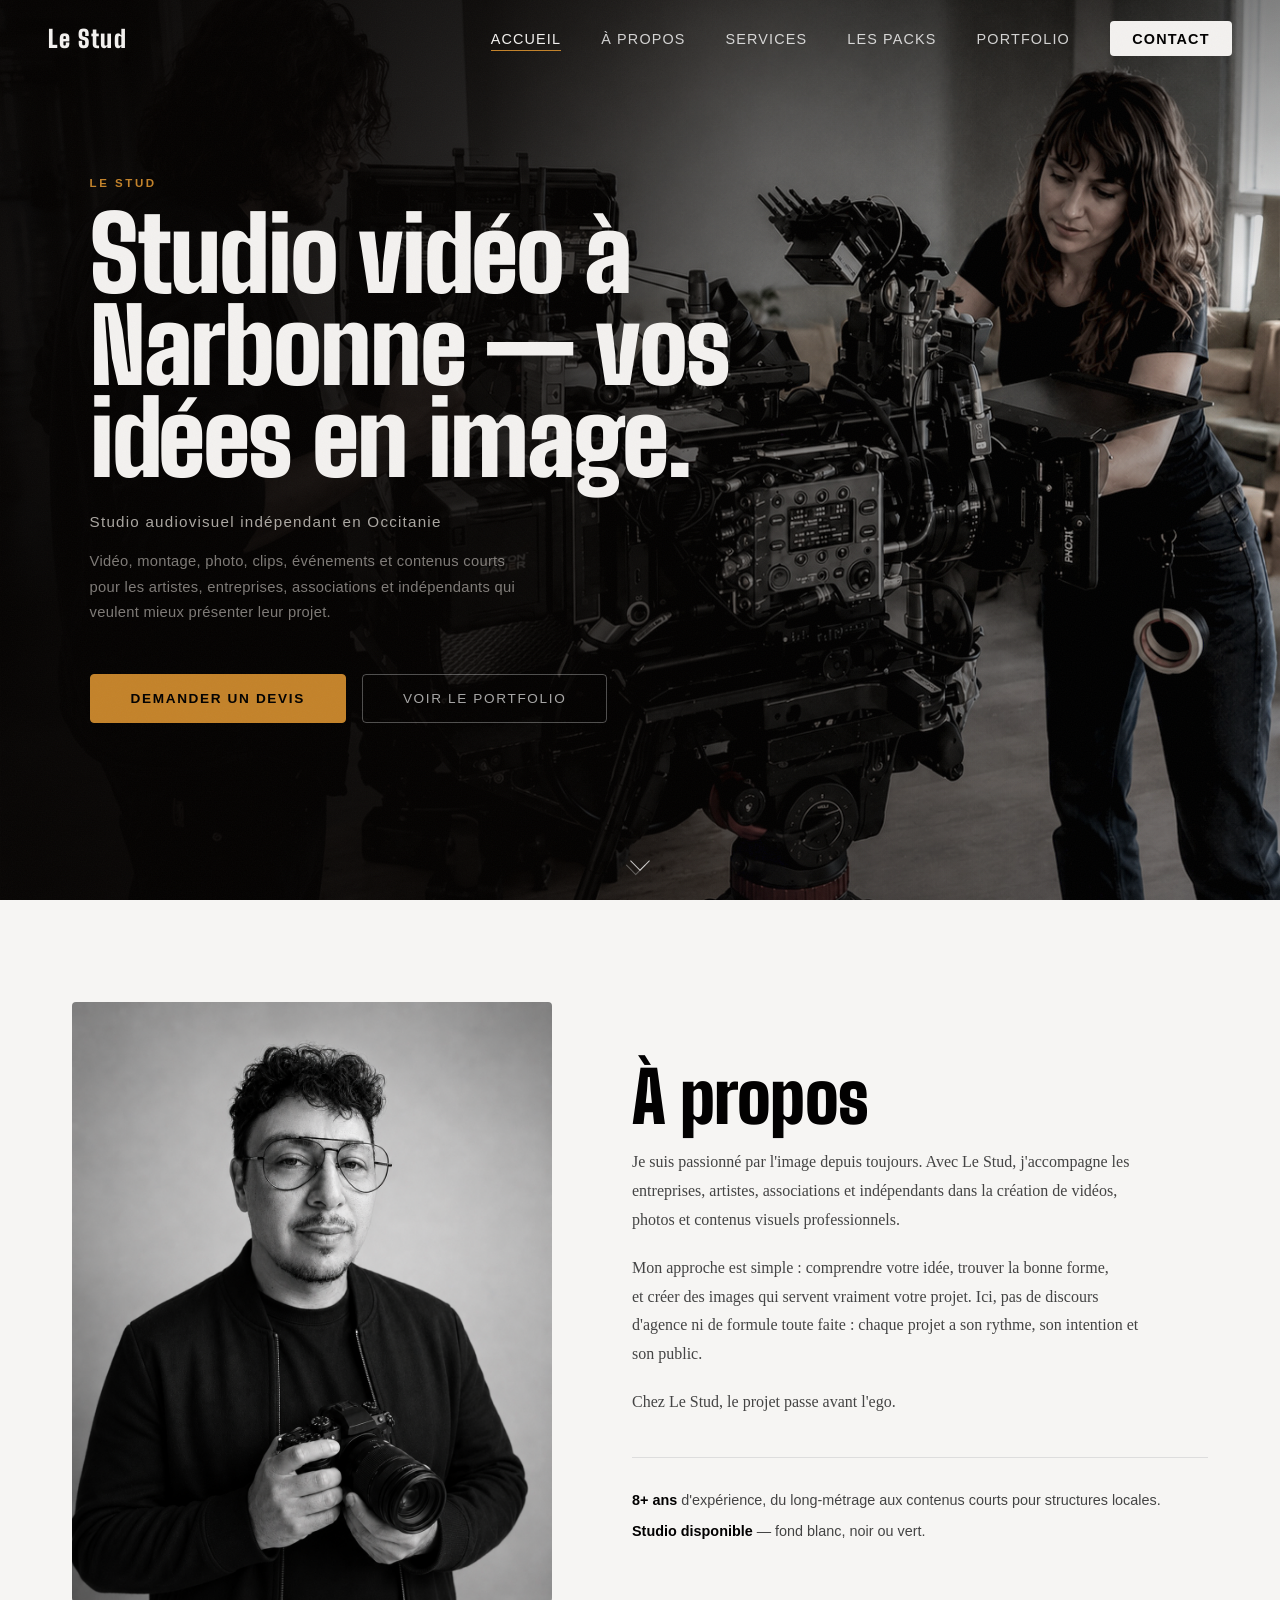
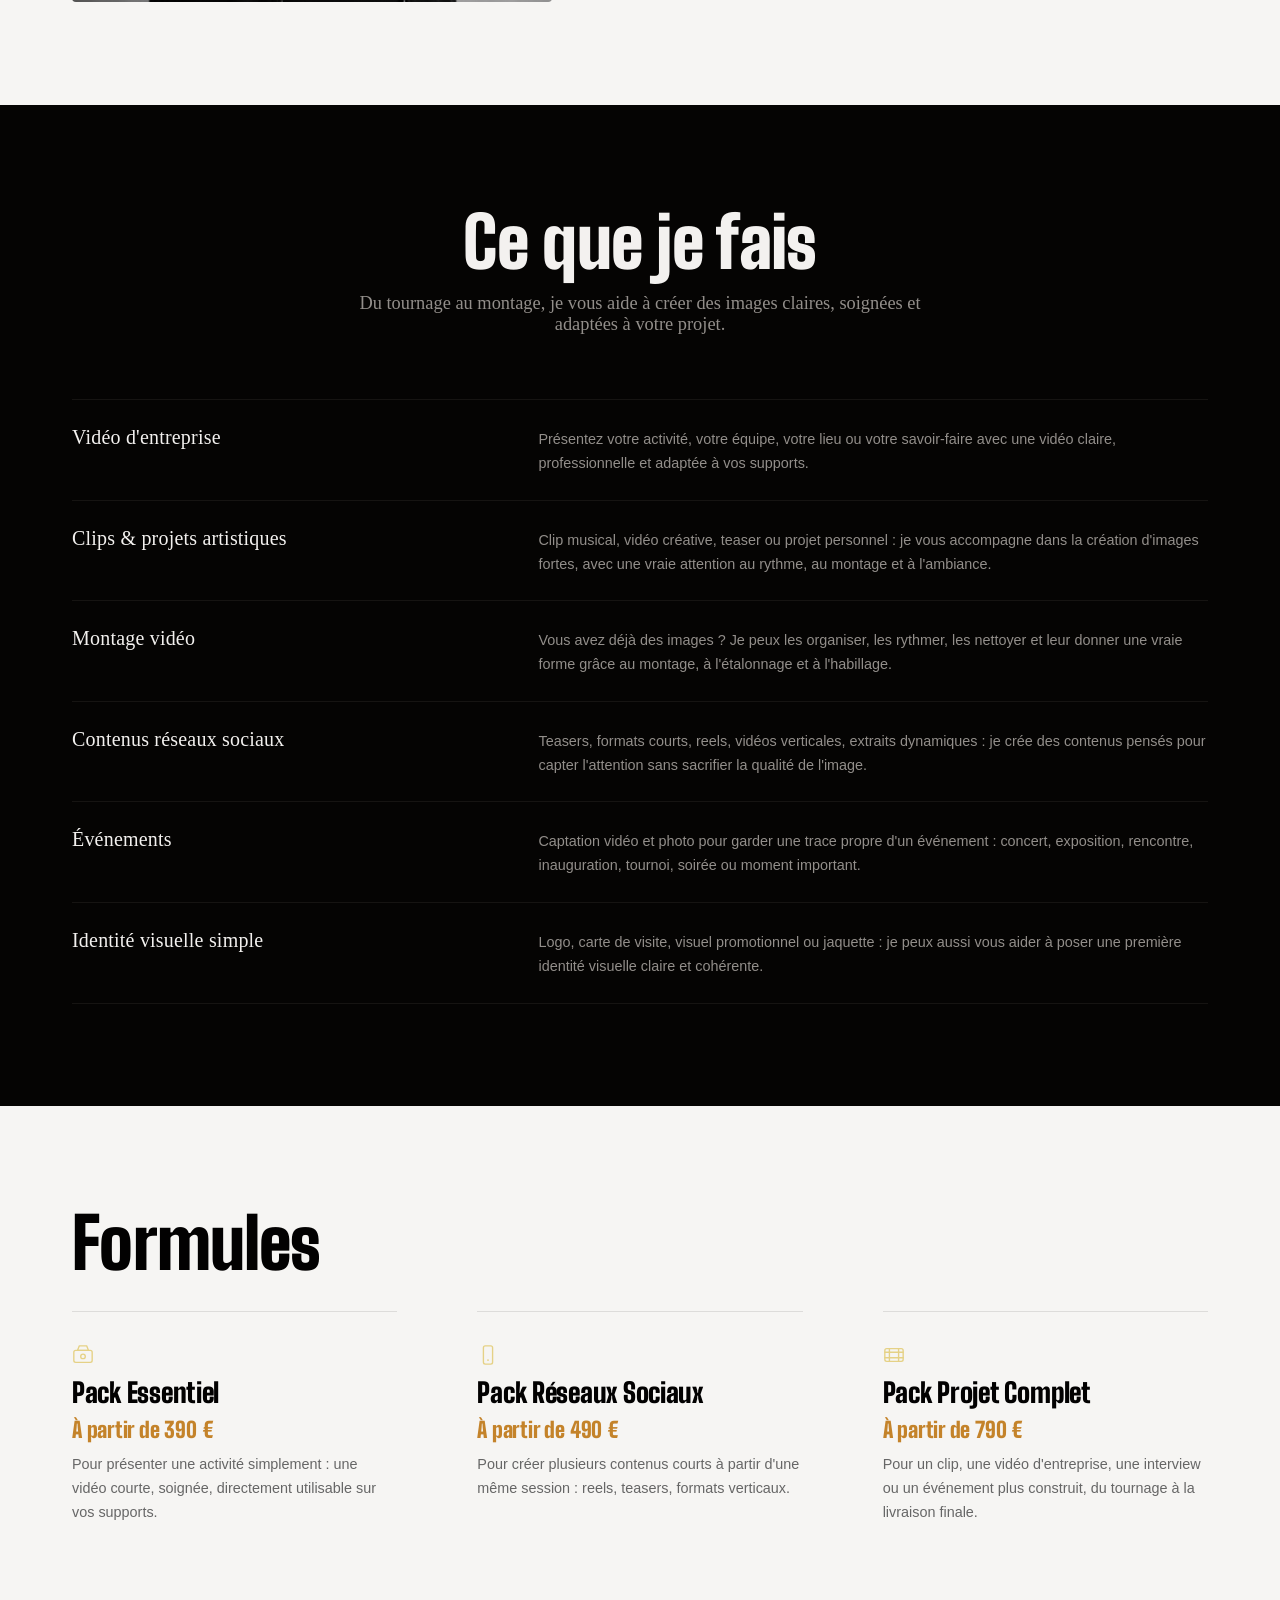
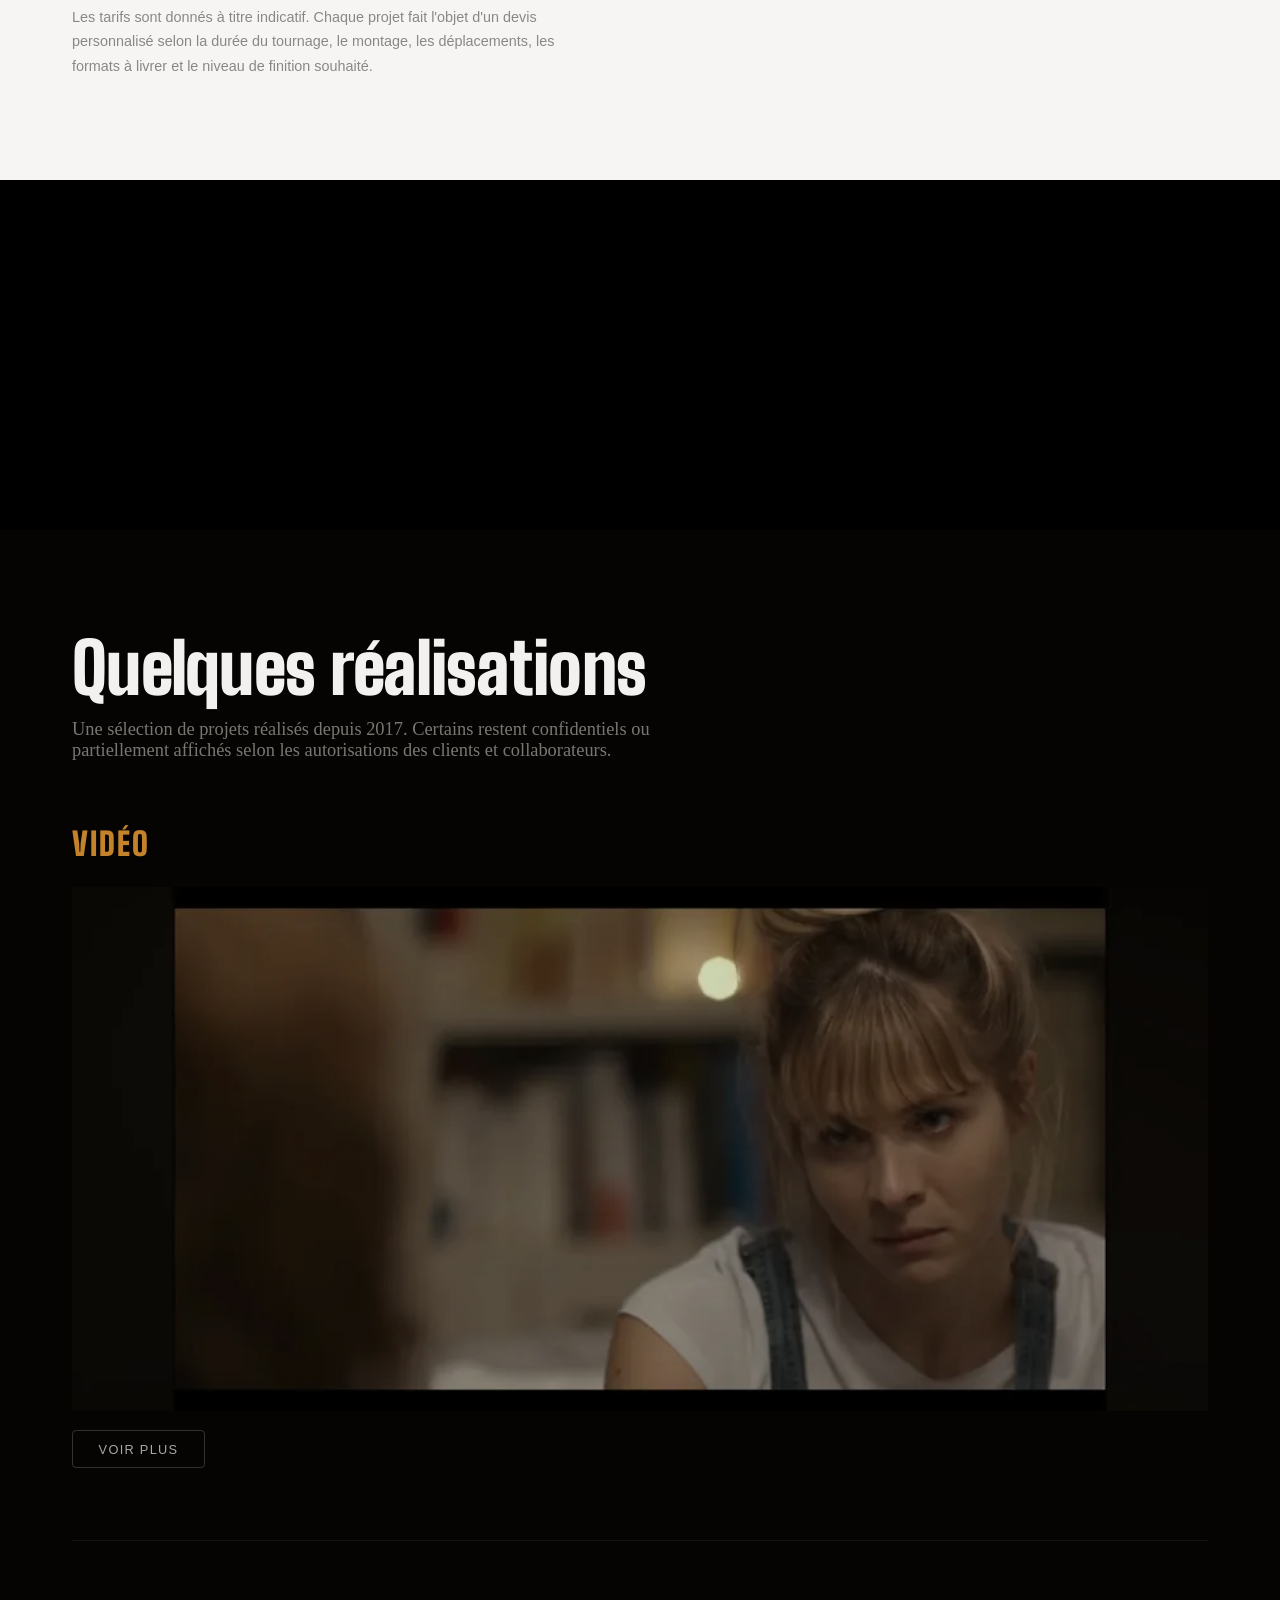
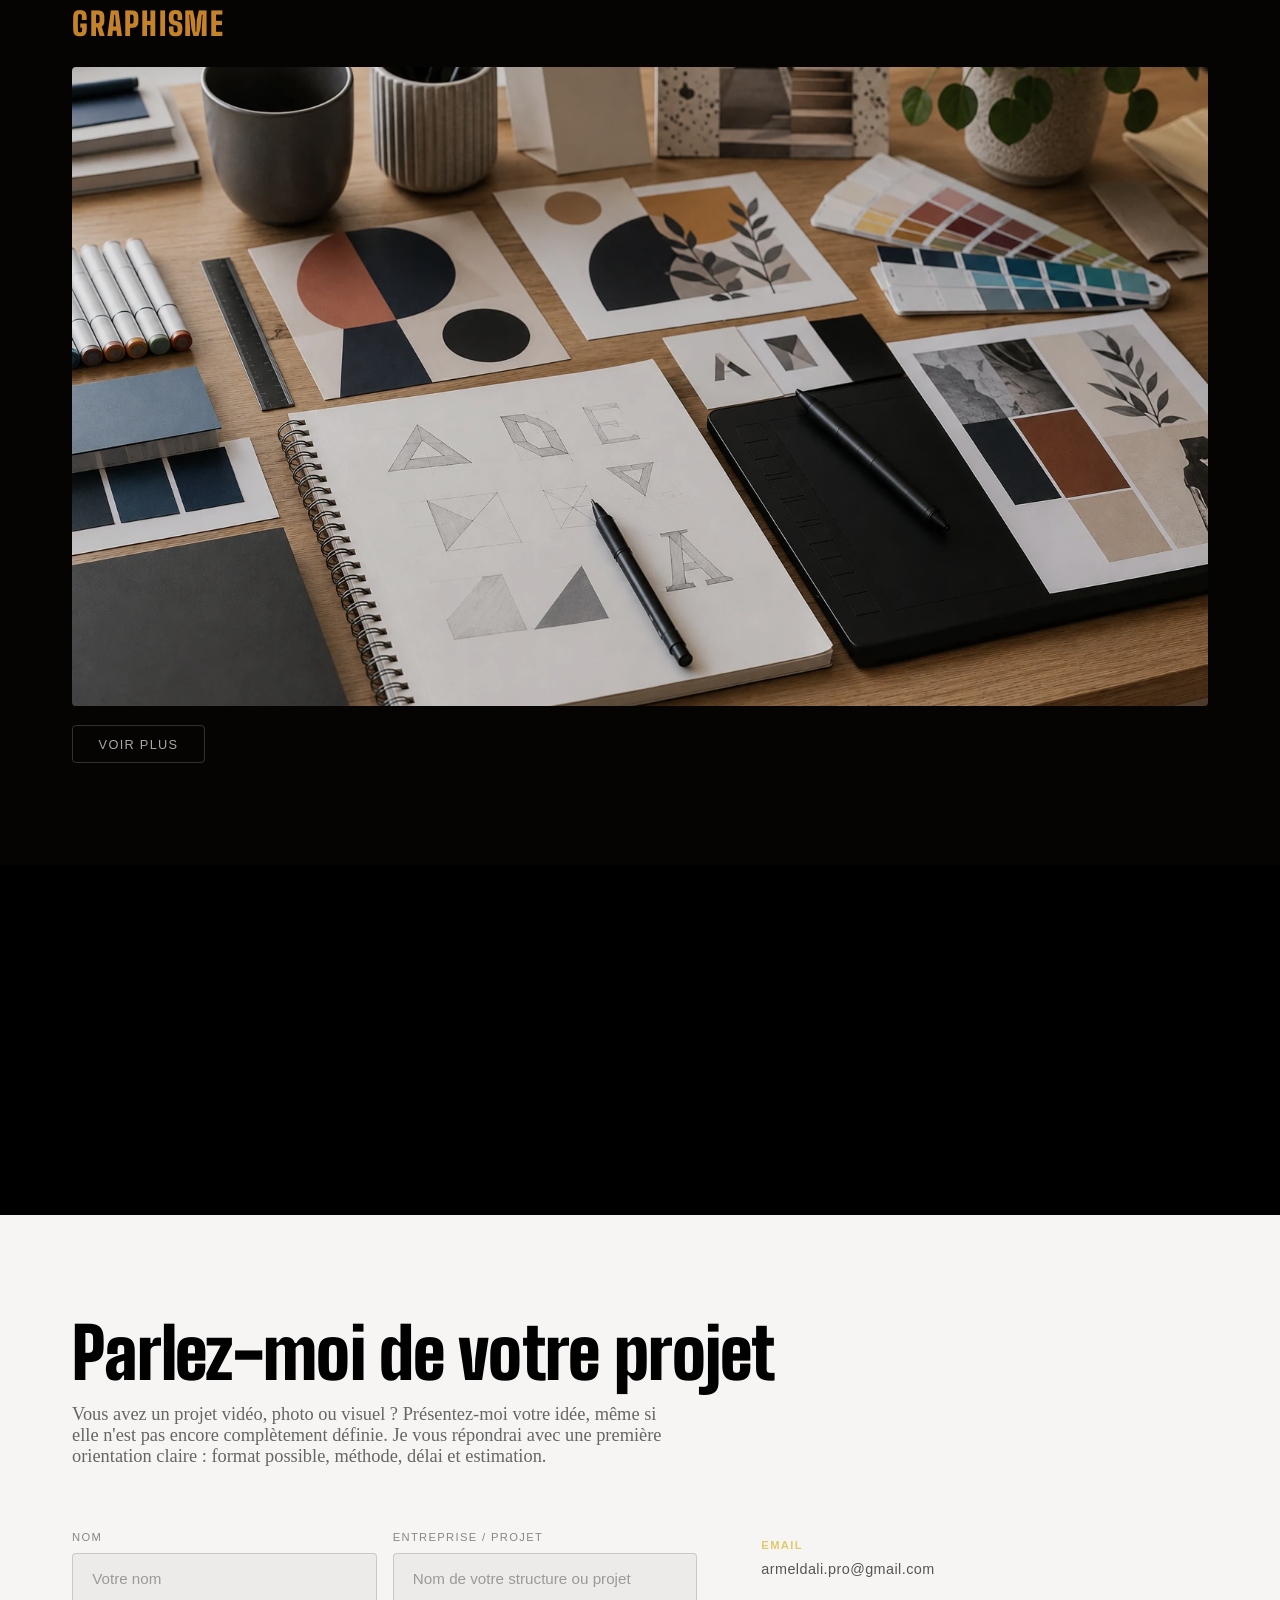
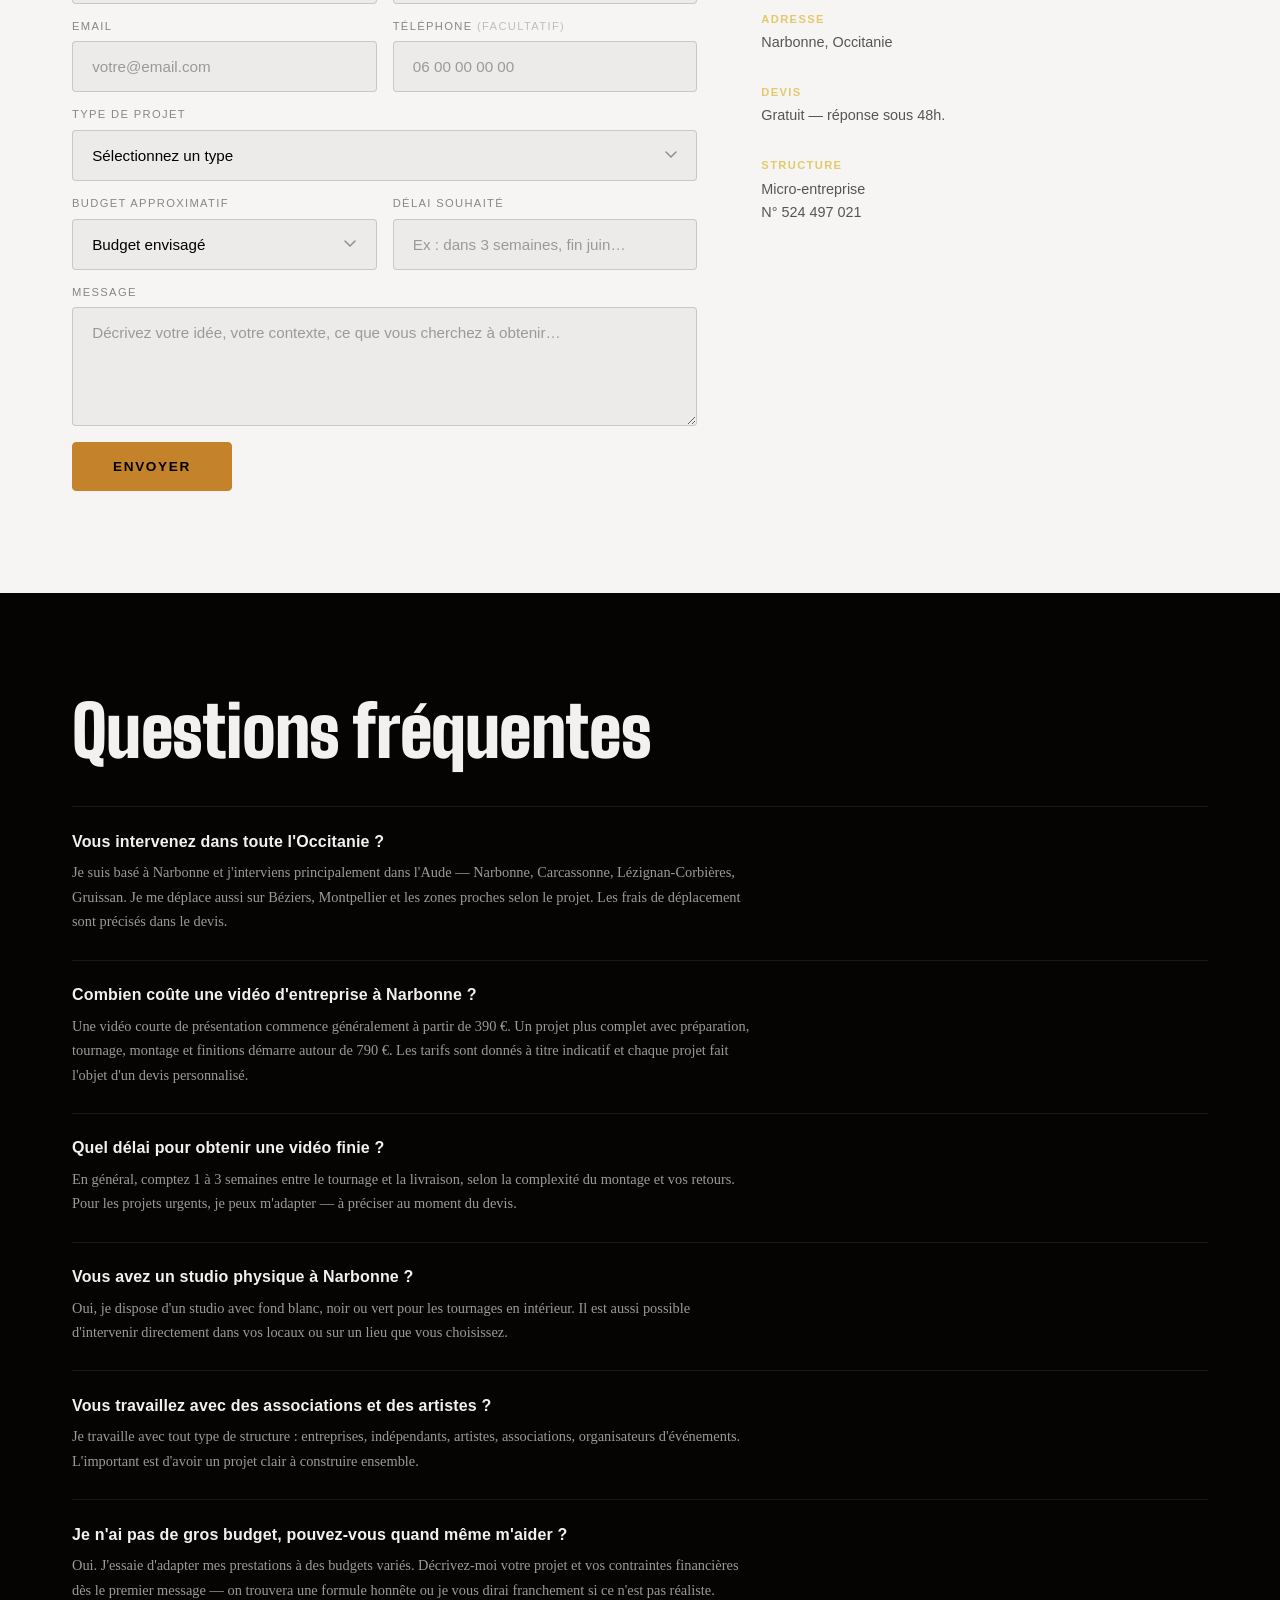
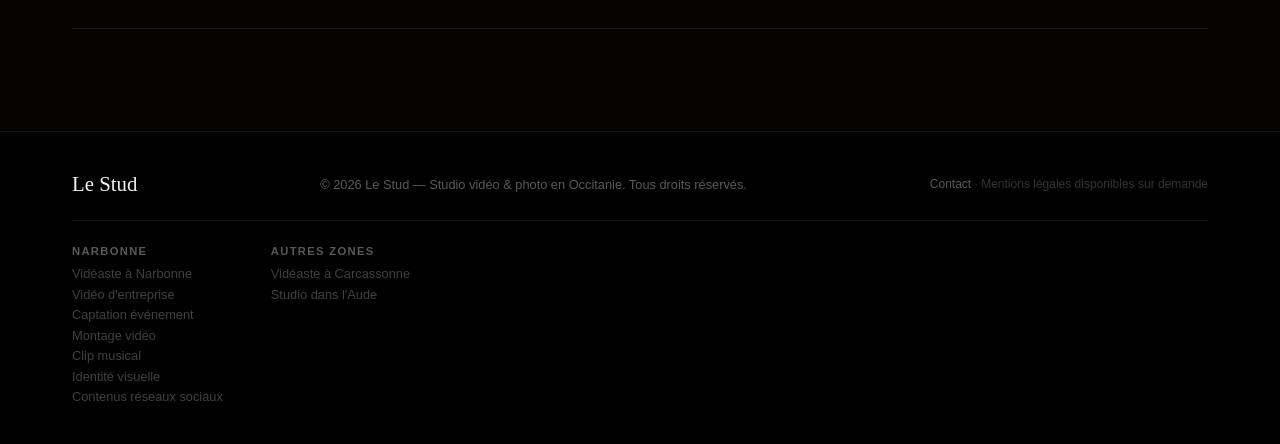
<file: index.html>
<!DOCTYPE html>
<html lang="fr">
<head>
  <meta charset="UTF-8" />
  <meta name="viewport" content="width=device-width, initial-scale=1.0" />
  <title>Vidéaste à Narbonne — Vidéo d'entreprise &amp; montage | Le Stud</title>
  <meta name="description" content="Le Stud, studio audiovisuel indépendant à Narbonne. Vidéo d'entreprise, clips, captation d'événement, montage et contenus réseaux sociaux en Occitanie. Devis gratuit sous 48h." />
  <link rel="canonical" href="https://www.lestudpro.fr/" />
  <meta property="og:title" content="Le Stud — Vidéaste à Narbonne" />
  <meta property="og:description" content="Studio audiovisuel indépendant à Narbonne. Vidéo d'entreprise, clips, captation événement, montage. Devis gratuit sous 48h." />
  <meta property="og:type" content="website" />
  <meta property="og:url" content="https://www.lestudpro.fr/" />
  <meta property="og:image" content="https://www.lestudpro.fr/images/tournage-video-professionnel-occitanie-le-stud.jpg" />
  <meta name="theme-color" content="#0a0602" />
  <script type="application/ld+json">
  {
    "@context": "https://schema.org",
    "@type": "LocalBusiness",
    "name": "Le Stud",
    "description": "Studio audiovisuel indépendant à Narbonne. Vidéo d'entreprise, clips, montage, captation d'événement et contenus réseaux sociaux.",
    "url": "https://www.lestudpro.fr",
    "email": "armeldali.pro@gmail.com",
    "address": {
      "@type": "PostalAddress",
      "addressLocality": "Narbonne",
      "addressRegion": "Occitanie",
      "addressCountry": "FR"
    },
    "areaServed": ["Narbonne", "Carcassonne", "Aude", "Occitanie"],
    "priceRange": "€€",
    "openingHours": "Mo-Fr 09:00-18:00"
  }
  </script>
  <link rel="preconnect" href="https://fonts.googleapis.com">
  <link rel="preconnect" href="https://fonts.gstatic.com" crossorigin>
  <link href="https://fonts.googleapis.com/css2?family=Big+Shoulders+Display:wght@900&display=swap" rel="stylesheet">
  <link rel="stylesheet" href="style.css" />
</head>
<body>

  <a href="#contenu-principal" class="skip-link">Aller au contenu principal</a>

  <!-- NAV -->
  <nav id="navbar">
    <div class="nav-logo">Le Stud</div>
    <button class="nav-toggle" id="navToggle" aria-label="Menu">&#9776;</button>
    <ul class="nav-links" id="navLinks">
      <li><a href="#hero">Accueil</a></li>
      <li><a href="#about">À propos</a></li>
      <li><a href="#services">Services</a></li>
      <li><a href="#packs">Les packs</a></li>
      <li><a href="#portfolio">Portfolio</a></li>
      <li><a href="#contact" class="nav-cta">Contact</a></li>
    </ul>
  </nav>

  <main id="contenu-principal">

  <!-- HERO -->
  <section id="hero" class="parallax" style="background-image: url('./images/tournage-video-professionnel-occitanie-le-stud.jpg');">
    <div class="hero-overlay"></div>
    <div class="hero-content">
      <span class="hero-eyebrow" id="heroEyebrow">Le Stud</span>
      <h1 id="heroTitle">Studio vidéo à Narbonne — vos idées en image.</h1>
      <p id="heroSubtitle">Studio audiovisuel indépendant en Occitanie</p>
      <p id="heroDescription" class="hero-description">Vidéo, montage, photo, clips, événements et contenus courts pour les artistes, entreprises, associations et indépendants qui veulent mieux présenter leur projet.</p>
      <div class="hero-ctas">
        <a href="#contact" class="btn-primary" id="heroCta1">Demander un devis</a>
        <a href="#portfolio" class="btn-secondary" id="heroCta2">Voir le portfolio</a>
      </div>
    </div>
    <div class="scroll-indicator">
      <span></span>
    </div>
  </section>

  <!-- ABOUT -->
  <section id="about" class="section section-light">
    <div class="container">
      <div class="about-grid reveal">
        <div class="about-image">
          <img src="/images/armel-dali-le-stud.png" alt="Armel Dali, fondateur du studio audiovisuel Le Stud à Narbonne, Occitanie" />
        </div>
        <div class="about-text">
          <h2 class="section-title left" id="aboutTitle">À propos</h2>
          <div id="aboutParagraphs">
            <p>Je suis passionné par l'image depuis toujours. Avec Le Stud, j'accompagne les entreprises, artistes, associations et indépendants dans la création de vidéos, photos et contenus visuels professionnels.</p>
            <p>Mon approche est simple : comprendre votre idée, trouver la bonne forme, et créer des images qui servent vraiment votre projet. Ici, pas de discours d'agence ni de formule toute faite : chaque projet a son rythme, son intention et son public.</p>
            <p>Chez Le Stud, le projet passe avant l'ego.</p>
          </div>
          <ul class="about-caps" id="aboutCaps">
            <li><strong>8+ ans</strong> d'expérience, du long-métrage aux contenus courts pour structures locales.</li>
            <li><strong>Studio disponible</strong> — fond blanc, noir ou vert.</li>
          </ul>
        </div>
      </div>
    </div>
  </section>

  <!-- SERVICES -->
  <section id="services" class="section section-dark">
    <div class="container">
      <h2 class="section-title reveal" id="servicesTitle">Ce que je fais</h2>
      <p class="section-subtitle reveal" id="servicesSubtitle">Du tournage au montage, je vous aide à créer des images claires, soignées et adaptées à votre projet.</p>
      <ol class="services-list reveal-stagger" id="servicesList">
        <li class="service-item">
          <span class="service-num">01</span>
          <h3><a href="/video-entreprise-narbonne/">Vidéo d'entreprise</a></h3>
          <p>Présentez votre activité, votre équipe, votre lieu ou votre savoir-faire avec une vidéo claire, professionnelle et adaptée à vos supports.</p>
        </li>
        <li class="service-item">
          <span class="service-num">02</span>
          <h3><a href="/clip-musical-narbonne/">Clips &amp; projets artistiques</a></h3>
          <p>Clip musical, vidéo créative, teaser ou projet personnel : je vous accompagne dans la création d'images fortes, avec une vraie attention au rythme, au montage et à l'ambiance.</p>
        </li>
        <li class="service-item">
          <span class="service-num">03</span>
          <h3><a href="/montage-video-narbonne/">Montage vidéo</a></h3>
          <p>Vous avez déjà des images ? Je peux les organiser, les rythmer, les nettoyer et leur donner une vraie forme grâce au montage, à l'étalonnage et à l'habillage.</p>
        </li>
        <li class="service-item">
          <span class="service-num">04</span>
          <h3><a href="/contenu-reseaux-sociaux-narbonne/">Contenus réseaux sociaux</a></h3>
          <p>Teasers, formats courts, reels, vidéos verticales, extraits dynamiques : je crée des contenus pensés pour capter l'attention sans sacrifier la qualité de l'image.</p>
        </li>
        <li class="service-item">
          <span class="service-num">05</span>
          <h3><a href="/captation-evenement-narbonne/">Événements</a></h3>
          <p>Captation vidéo et photo pour garder une trace propre d'un événement : concert, exposition, rencontre, inauguration, tournoi, soirée ou moment important.</p>
        </li>
        <li class="service-item">
          <span class="service-num">06</span>
          <h3><a href="/identite-visuelle-narbonne/">Identité visuelle simple</a></h3>
          <p>Logo, carte de visite, visuel promotionnel ou jaquette : je peux aussi vous aider à poser une première identité visuelle claire et cohérente.</p>
        </li>
      </ol>
    </div>
  </section>

  <!-- PACKS -->
  <section id="packs" class="section section-light">
    <div class="container">
      <h2 class="section-title left reveal" id="packsTitle">Formules</h2>
      <div class="packs-grid reveal-stagger" id="packsGrid">
        <div class="pack-item">
          <span class="pack-icon" aria-hidden="true"><svg width="22" height="22" viewBox="0 0 24 24" fill="none" stroke="currentColor" stroke-width="1.5" stroke-linecap="round" stroke-linejoin="round"><rect x="2" y="7" width="20" height="13" rx="2"/><path d="M16 2l2 5H6l2-5h8z"/><circle cx="12" cy="13.5" r="2.5"/></svg></span>
          <h3>Pack Essentiel</h3>
          <p class="pack-price">À partir de 390 €</p>
          <p>Pour présenter une activité simplement : une vidéo courte, soignée, directement utilisable sur vos supports.</p>
        </div>
        <div class="pack-item">
          <span class="pack-icon" aria-hidden="true"><svg width="22" height="22" viewBox="0 0 24 24" fill="none" stroke="currentColor" stroke-width="1.5" stroke-linecap="round" stroke-linejoin="round"><rect x="7" y="2" width="10" height="20" rx="2"/><circle cx="12" cy="17.5" r="1" fill="currentColor" stroke="none"/></svg></span>
          <h3>Pack Réseaux Sociaux</h3>
          <p class="pack-price">À partir de 490 €</p>
          <p>Pour créer plusieurs contenus courts à partir d'une même session : reels, teasers, formats verticaux.</p>
        </div>
        <div class="pack-item">
          <span class="pack-icon" aria-hidden="true"><svg width="22" height="22" viewBox="0 0 24 24" fill="none" stroke="currentColor" stroke-width="1.5" stroke-linecap="round" stroke-linejoin="round"><rect x="2" y="5" width="20" height="14" rx="2"/><path d="M2 9h20M2 15h20M7 5v14M17 5v14"/></svg></span>
          <h3>Pack Projet Complet</h3>
          <p class="pack-price">À partir de 790 €</p>
          <p>Pour un clip, une vidéo d'entreprise, une interview ou un événement plus construit, du tournage à la livraison finale.</p>
        </div>
      </div>
      <p class="pack-note" id="packsNote">Les tarifs sont donnés à titre indicatif. Chaque projet fait l'objet d'un devis personnalisé selon la durée du tournage, le montage, les déplacements, les formats à livrer et le niveau de finition souhaité.</p>
    </div>
  </section>

  <!-- PARALLAX SEPARATOR 1 -->
  <div class="parallax parallax-sep" style="background-image: url('./images/paysage-occitanie-le-stud.jpg');"></div>

  <!-- PORTFOLIO -->
  <section id="portfolio" class="section section-dark">
    <div class="container">
      <h2 class="section-title left reveal">Quelques réalisations</h2>
      <p class="section-subtitle left reveal">Une sélection de projets réalisés depuis 2017. Certains restent confidentiels ou partiellement affichés selon les autorisations des clients et collaborateurs.</p>

      <!-- Catégorie Vidéo -->
      <div class="portfolio-category reveal" id="categoryVideo">
        <h3 class="category-title">Vidéo</h3>
        <!-- Encart principal : 1 projet vidéo aléatoire au chargement -->
        <div id="videoFeatured"></div>
        <div class="portfolio-accordion">
          <button class="accordion-btn" aria-expanded="false" data-target="videoMore">Voir plus</button>
          <div class="accordion-panel" id="videoMore" hidden>
            <div class="portfolio-grid-mini" id="videoGrid"></div>
          </div>
        </div>
      </div>

      <!-- Catégorie Graphisme -->
      <div class="portfolio-category reveal" id="categoryGraphisme">
        <h3 class="category-title">Graphisme</h3>
        <!-- Encart principal : mosaïque fixe — remplacer par image générique quand disponible -->
        <div id="graphismeFeatured"></div>
        <div class="portfolio-accordion">
          <button class="accordion-btn" aria-expanded="false" data-target="graphismeMore">Voir plus</button>
          <div class="accordion-panel" id="graphismeMore" hidden>
            <div class="portfolio-grid-mini" id="graphismeGrid"></div>
          </div>
        </div>
      </div>

    </div>
  </section>

  <!-- PARALLAX SEPARATOR 2 -->
  <div class="parallax parallax-sep" style="background-image: url('./images/paysage-creissels-aveyron-occitanie-le-stud.jpeg');"></div>

  <!-- CONTACT -->
  <section id="contact" class="section section-light">
    <div class="container">
      <h2 class="section-title left reveal" id="contactTitle">Un projet en tête ?</h2>
      <p class="section-subtitle left reveal" id="contactSubtitle">Même si votre idée n'est pas encore complètement définie, présentez-la moi. Je vous répondrai avec une première orientation claire : format possible, méthode, délai et estimation.</p>
      <div class="contact-grid reveal">
        <form class="contact-form" onsubmit="sendForm(event)">
          <div class="form-row">
            <div class="field-group">
              <label class="contact-label" for="nom">Nom</label>
              <input type="text" id="nom" name="nom" placeholder="Votre nom" required />
            </div>
            <div class="field-group">
              <label class="contact-label" for="entreprise">Entreprise / projet</label>
              <input type="text" id="entreprise" name="entreprise" placeholder="Nom de votre structure ou projet" />
            </div>
          </div>
          <div class="form-row">
            <div class="field-group">
              <label class="contact-label" for="email">Email</label>
              <input type="email" id="email" name="email" placeholder="votre@email.com" required />
            </div>
            <div class="field-group">
              <label class="contact-label" for="tel">Téléphone <span style="opacity:.5">(facultatif)</span></label>
              <input type="tel" id="tel" name="tel" placeholder="06 00 00 00 00" />
            </div>
          </div>
          <div class="field-group">
            <label class="contact-label" for="type">Type de projet</label>
            <select id="type" name="type">
              <option value="" disabled selected>Sélectionnez un type</option>
              <option>Vidéo d'entreprise</option>
              <option>Clip ou projet artistique</option>
              <option>Montage / post-production</option>
              <option>Contenu réseaux sociaux</option>
              <option>Captation d'événement</option>
              <option>Identité visuelle</option>
              <option>Autre</option>
            </select>
          </div>
          <div class="form-row">
            <div class="field-group">
              <label class="contact-label" for="budget">Budget approximatif</label>
              <select id="budget" name="budget">
                <option value="" disabled selected>Budget envisagé</option>
                <option>Moins de 500 €</option>
                <option>500 à 1 000 €</option>
                <option>1 000 à 2 000 €</option>
                <option>Plus de 2 000 €</option>
                <option>Je ne sais pas encore</option>
              </select>
            </div>
            <div class="field-group">
              <label class="contact-label" for="delai">Délai souhaité</label>
              <input type="text" id="delai" name="delai" placeholder="Ex : dans 3 semaines, fin juin…" />
            </div>
          </div>
          <div class="field-group">
            <label class="contact-label" for="message">Message</label>
            <textarea id="message" name="message" rows="5" placeholder="Décrivez votre idée, votre contexte, ce que vous cherchez à obtenir…" required></textarea>
          </div>
          <button type="submit" class="btn-primary">Envoyer</button>
        </form>
        <div class="contact-info">
          <div class="contact-item">
            <strong>Email</strong>
            <p class="contact-email" id="contactEmail">armeldali.pro@gmail.com</p>
          </div>
          <div class="contact-item">
            <strong>Adresse</strong>
            <p id="contactAddress">Narbonne, Occitanie</p>
          </div>
          <div class="contact-item">
            <strong>Devis</strong>
            <p>Gratuit — réponse sous 48h.</p>
          </div>
          <div class="contact-item">
            <strong>Structure</strong>
            <p>Micro-entreprise<br/><span id="contactSiret">N° 524 497 021</span></p>
          </div>
        </div>
      </div>
    </div>
  </section>

  <!-- FAQ -->
  <section id="faq" class="section section-dark">
    <div class="container">
      <h2 class="section-title left reveal">Questions fréquentes</h2>
      <div class="faq-list reveal-stagger">
        <div class="faq-item">
          <h3>Vous intervenez dans toute l'Occitanie ?</h3>
          <p>Je suis basé à Narbonne et j'interviens principalement dans l'Aude — Narbonne, Carcassonne, Lézignan-Corbières, Gruissan. Je me déplace aussi sur Béziers, Montpellier et les zones proches selon le projet. Les frais de déplacement sont précisés dans le devis.</p>
        </div>
        <div class="faq-item">
          <h3>Combien coûte une vidéo d'entreprise à Narbonne ?</h3>
          <p>Une vidéo courte de présentation commence généralement à partir de 390 €. Un projet plus complet avec préparation, tournage, montage et finitions démarre autour de 790 €. Les tarifs sont donnés à titre indicatif et chaque projet fait l'objet d'un devis personnalisé.</p>
        </div>
        <div class="faq-item">
          <h3>Quel délai pour obtenir une vidéo finie ?</h3>
          <p>En général, comptez 1 à 3 semaines entre le tournage et la livraison, selon la complexité du montage et vos retours. Pour les projets urgents, je peux m'adapter — à préciser au moment du devis.</p>
        </div>
        <div class="faq-item">
          <h3>Vous avez un studio physique à Narbonne ?</h3>
          <p>Oui, je dispose d'un studio avec fond blanc, noir ou vert pour les tournages en intérieur. Il est aussi possible d'intervenir directement dans vos locaux ou sur un lieu que vous choisissez.</p>
        </div>
        <div class="faq-item">
          <h3>Vous travaillez avec des associations et des artistes ?</h3>
          <p>Je travaille avec tout type de structure : entreprises, indépendants, artistes, associations, organisateurs d'événements. L'important est d'avoir un projet clair à construire ensemble.</p>
        </div>
        <div class="faq-item">
          <h3>Je n'ai pas de gros budget, pouvez-vous quand même m'aider ?</h3>
          <p>Oui. J'essaie d'adapter mes prestations à des budgets variés. Décrivez-moi votre projet et vos contraintes financières dès le premier message — on trouvera une formule honnête ou je vous dirai franchement si ce n'est pas réaliste.</p>
        </div>
      </div>
    </div>
  </section>

  </main>

  <!-- FOOTER -->
  <footer id="footer">
    <div class="container">
      <div class="footer-content">
        <span class="footer-logo">Le Stud</span>
        <p id="footerCopyright">© 2026 Le Stud — Studio vidéo & photo en Occitanie. Tous droits réservés.</p>
        <p class="footer-mention"><a href="mailto:armeldali.pro@gmail.com">Contact</a> · Mentions légales disponibles sur demande</p>
      </div>
      <nav class="footer-local" aria-label="Pages locales">
        <div class="footer-local-col">
          <strong>Narbonne</strong>
          <a href="/videaste-narbonne/">Vidéaste à Narbonne</a>
          <a href="/video-entreprise-narbonne/">Vidéo d'entreprise</a>
          <a href="/captation-evenement-narbonne/">Captation événement</a>
          <a href="/montage-video-narbonne/">Montage vidéo</a>
          <a href="/clip-musical-narbonne/">Clip musical</a>
          <a href="/identite-visuelle-narbonne/">Identité visuelle</a>
          <a href="/contenu-reseaux-sociaux-narbonne/">Contenus réseaux sociaux</a>
        </div>
        <div class="footer-local-col">
          <strong>Autres zones</strong>
          <a href="/videaste-carcassonne/">Vidéaste à Carcassonne</a>
          <a href="/studio-audiovisuel-aude/">Studio dans l'Aude</a>
        </div>
      </nav>
    </div>
  </footer>

  <script type="application/ld+json">
  {
    "@context": "https://schema.org",
    "@type": "FAQPage",
    "mainEntity": [
      {
        "@type": "Question",
        "name": "Vous intervenez dans toute l'Occitanie ?",
        "acceptedAnswer": {
          "@type": "Answer",
          "text": "Je suis basé à Narbonne et j'interviens principalement dans l'Aude — Narbonne, Carcassonne, Lézignan-Corbières, Gruissan. Je me déplace aussi sur Béziers, Montpellier et les zones proches selon le projet. Les frais de déplacement sont précisés dans le devis."
        }
      },
      {
        "@type": "Question",
        "name": "Combien coûte une vidéo d'entreprise à Narbonne ?",
        "acceptedAnswer": {
          "@type": "Answer",
          "text": "Une vidéo courte de présentation commence généralement à partir de 390 €. Un projet plus complet avec préparation, tournage, montage et finitions démarre autour de 790 €. Les tarifs sont donnés à titre indicatif et chaque projet fait l'objet d'un devis personnalisé."
        }
      },
      {
        "@type": "Question",
        "name": "Quel délai pour obtenir une vidéo finie ?",
        "acceptedAnswer": {
          "@type": "Answer",
          "text": "En général, comptez 1 à 3 semaines entre le tournage et la livraison, selon la complexité du montage et vos retours. Pour les projets urgents, je peux m'adapter."
        }
      },
      {
        "@type": "Question",
        "name": "Vous avez un studio physique à Narbonne ?",
        "acceptedAnswer": {
          "@type": "Answer",
          "text": "Oui, je dispose d'un studio avec fond blanc, noir ou vert pour les tournages en intérieur. Il est aussi possible d'intervenir directement dans vos locaux ou sur un lieu que vous choisissez."
        }
      },
      {
        "@type": "Question",
        "name": "Vous travaillez avec des associations et des artistes ?",
        "acceptedAnswer": {
          "@type": "Answer",
          "text": "Je travaille avec tout type de structure : entreprises, indépendants, artistes, associations, organisateurs d'événements. L'important est d'avoir un projet clair à construire ensemble."
        }
      },
      {
        "@type": "Question",
        "name": "Je n'ai pas de gros budget, pouvez-vous quand même m'aider ?",
        "acceptedAnswer": {
          "@type": "Answer",
          "text": "Oui. J'essaie d'adapter mes prestations à des budgets variés. Décrivez-moi votre projet et vos contraintes financières dès le premier message — on trouvera une formule honnête ou je vous dirai franchement si ce n'est pas réaliste."
        }
      }
    ]
  }
  </script>
  <script src="https://identity.netlify.com/v1/netlify-identity-widget.js"></script>
  <script src="script.js"></script>
</body>
</html>
</file>
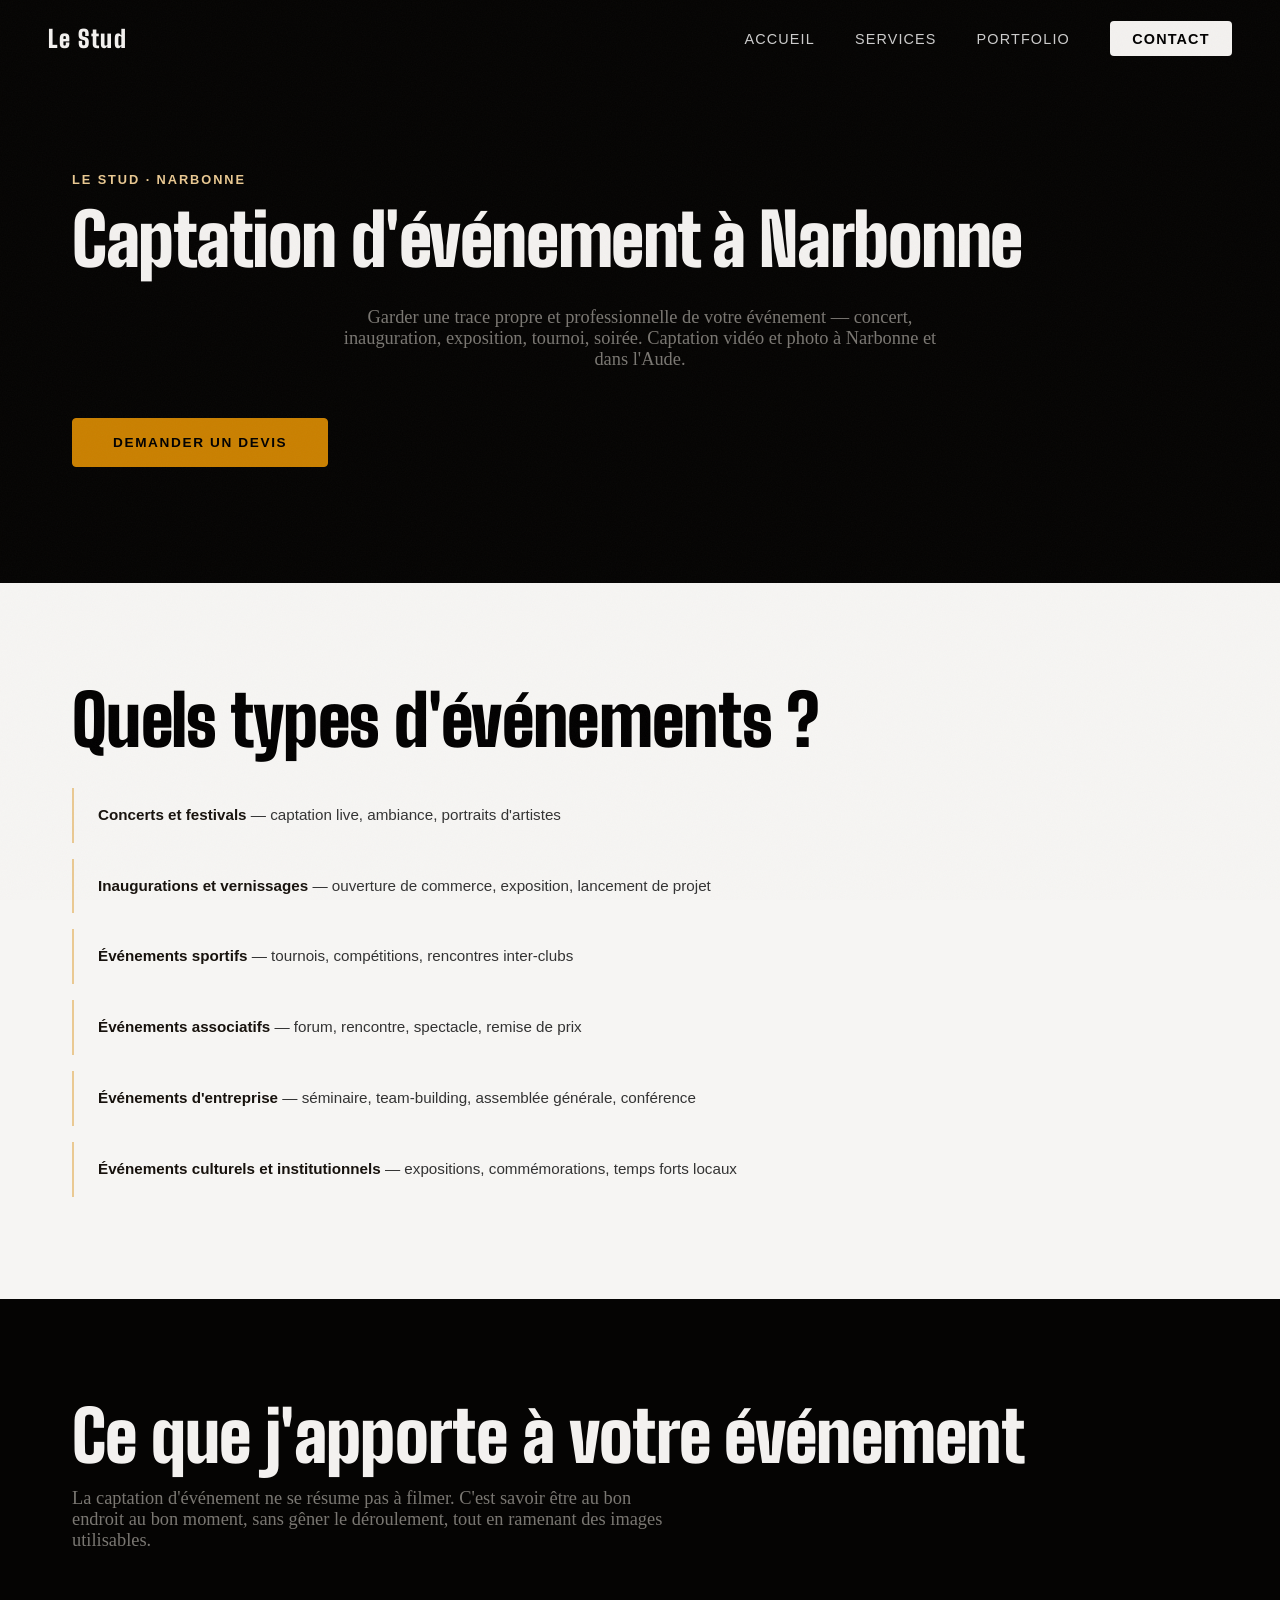
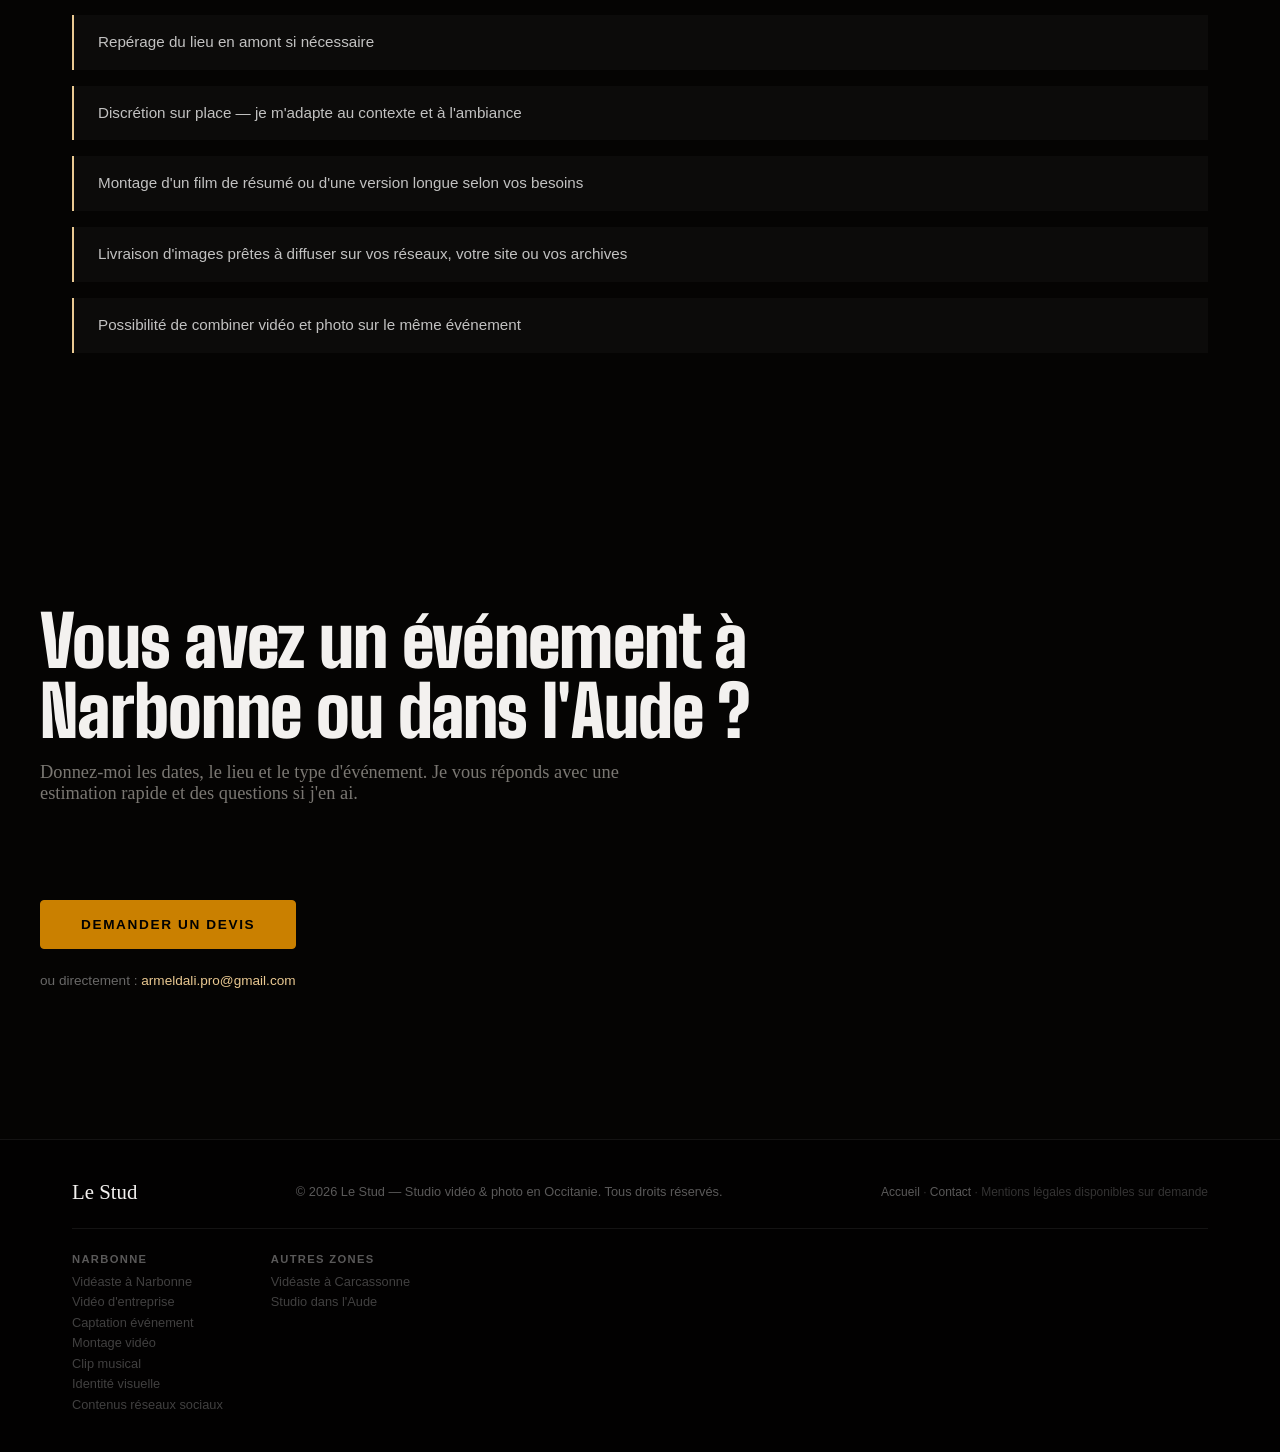
<file: captation-evenement-narbonne/index.html>
<!DOCTYPE html>
<html lang="fr">
<head>
  <meta charset="UTF-8" />
  <meta name="viewport" content="width=device-width, initial-scale=1.0" />
  <title>Captation événement à Narbonne — Le Stud</title>
  <meta name="description" content="Concert, expo, inauguration : captation vidéo et photo événementielle à Narbonne et dans l'Aude. Studio Le Stud, devis sur mesure." />
  <link rel="canonical" href="https://www.lestudpro.fr/captation-evenement-narbonne/" />
  <meta property="og:title" content="Captation événement à Narbonne — Le Stud" />
  <meta property="og:description" content="Captation vidéo et photo événementielle à Narbonne et dans l'Aude. Concerts, expositions, inaugurations. Devis sur mesure." />
  <meta property="og:type" content="website" />
  <meta property="og:url" content="https://www.lestudpro.fr/captation-evenement-narbonne/" />
  <meta property="og:image" content="https://www.lestudpro.fr/images/tournage-video-professionnel-occitanie-le-stud.jpg" />
  <meta name="theme-color" content="#0a0602" />
  <script type="application/ld+json">
  {
    "@context": "https://schema.org",
    "@type": "LocalBusiness",
    "name": "Le Stud",
    "description": "Captation vidéo et photo événementielle à Narbonne et dans l'Aude. Concerts, expositions, inaugurations, tournois.",
    "url": "https://www.lestudpro.fr",
    "email": "armeldali.pro@gmail.com",
    "address": {
      "@type": "PostalAddress",
      "addressLocality": "Narbonne",
      "addressRegion": "Occitanie",
      "addressCountry": "FR"
    },
    "areaServed": ["Narbonne", "Carcassonne", "Aude", "Occitanie"],
    "priceRange": "€€",
    "openingHours": "Mo-Fr 09:00-18:00"
  }
  </script>
  <link rel="preconnect" href="https://fonts.googleapis.com">
  <link rel="preconnect" href="https://fonts.gstatic.com" crossorigin>
  <link href="https://fonts.googleapis.com/css2?family=Big+Shoulders+Display:wght@900&display=swap" rel="stylesheet">
  <link rel="stylesheet" href="../style.css" />
  <link rel="stylesheet" href="../service-pages.css" />
</head>
<body class="service-page">

  <a href="#contenu" class="skip-link">Aller au contenu principal</a>

  <nav id="navbar">
    <a href="/" class="nav-logo">Le Stud</a>
    <button class="nav-toggle" id="navToggle" aria-label="Menu">&#9776;</button>
    <ul class="nav-links" id="navLinks">
      <li><a href="/">Accueil</a></li>
      <li><a href="/#services">Services</a></li>
      <li><a href="/#portfolio">Portfolio</a></li>
      <li><a href="/#contact" class="nav-cta">Contact</a></li>
    </ul>
  </nav>

  <main id="contenu">

    <section class="local-hero section section-dark">
      <div class="container">
        <p class="hero-eyebrow">Le Stud · Narbonne</p>
        <h1>Captation d'événement à Narbonne</h1>
        <p class="section-subtitle">Garder une trace propre et professionnelle de votre événement — concert, inauguration, exposition, tournoi, soirée. Captation vidéo et photo à Narbonne et dans l'Aude.</p>
        <a href="/#contact" class="btn-primary">Demander un devis</a>
      </div>
    </section>

    <section class="section section-light">
      <div class="container">
        <h2 class="section-title left reveal">Quels types d'événements ?</h2>
        <ul class="local-services reveal-stagger">
          <li><strong>Concerts et festivals</strong> — captation live, ambiance, portraits d'artistes</li>
          <li><strong>Inaugurations et vernissages</strong> — ouverture de commerce, exposition, lancement de projet</li>
          <li><strong>Événements sportifs</strong> — tournois, compétitions, rencontres inter-clubs</li>
          <li><strong>Événements associatifs</strong> — forum, rencontre, spectacle, remise de prix</li>
          <li><strong>Événements d'entreprise</strong> — séminaire, team-building, assemblée générale, conférence</li>
          <li><strong>Événements culturels et institutionnels</strong> — expositions, commémorations, temps forts locaux</li>
        </ul>
      </div>
    </section>

    <section class="section section-dark">
      <div class="container">
        <h2 class="section-title left reveal">Ce que j'apporte à votre événement</h2>
        <p class="section-subtitle left reveal">La captation d'événement ne se résume pas à filmer. C'est savoir être au bon endroit au bon moment, sans gêner le déroulement, tout en ramenant des images utilisables.</p>
        <ul class="local-services reveal-stagger">
          <li>Repérage du lieu en amont si nécessaire</li>
          <li>Discrétion sur place — je m'adapte au contexte et à l'ambiance</li>
          <li>Montage d'un film de résumé ou d'une version longue selon vos besoins</li>
          <li>Livraison d'images prêtes à diffuser sur vos réseaux, votre site ou vos archives</li>
          <li>Possibilité de combiner vidéo et photo sur le même événement</li>
        </ul>
      </div>
    </section>

    <section class="section section-dark">
      <div class="container local-cta">
        <h2 class="section-title left reveal">Vous avez un événement à Narbonne ou dans l'Aude ?</h2>
        <p class="section-subtitle left reveal">Donnez-moi les dates, le lieu et le type d'événement. Je vous réponds avec une estimation rapide et des questions si j'en ai.</p>
        <a href="/#contact" class="btn-primary">Demander un devis</a>
        <p class="local-email">ou directement : <a href="mailto:armeldali.pro@gmail.com">armeldali.pro@gmail.com</a></p>
      </div>
    </section>

  </main>

  <footer id="footer">
    <div class="container">
      <div class="footer-content">
        <span class="footer-logo">Le Stud</span>
        <p>© 2026 Le Stud — Studio vidéo &amp; photo en Occitanie. Tous droits réservés.</p>
        <p class="footer-mention"><a href="/">Accueil</a> · <a href="mailto:armeldali.pro@gmail.com">Contact</a> · Mentions légales disponibles sur demande</p>
      </div>
      <nav class="footer-local" aria-label="Pages locales">
        <div class="footer-local-col">
          <strong>Narbonne</strong>
          <a href="/videaste-narbonne/">Vidéaste à Narbonne</a>
          <a href="/video-entreprise-narbonne/">Vidéo d'entreprise</a>
          <a href="/captation-evenement-narbonne/">Captation événement</a>
          <a href="/montage-video-narbonne/">Montage vidéo</a>
          <a href="/clip-musical-narbonne/">Clip musical</a>
          <a href="/identite-visuelle-narbonne/">Identité visuelle</a>
          <a href="/contenu-reseaux-sociaux-narbonne/">Contenus réseaux sociaux</a>
        </div>
        <div class="footer-local-col">
          <strong>Autres zones</strong>
          <a href="/videaste-carcassonne/">Vidéaste à Carcassonne</a>
          <a href="/studio-audiovisuel-aude/">Studio dans l'Aude</a>
        </div>
      </nav>
    </div>
  </footer>

  <script>
    const navbar = document.getElementById('navbar');
    window.addEventListener('scroll', () => { navbar.classList.toggle('scrolled', window.scrollY > 50); }, { passive: true });
    const navToggle = document.getElementById('navToggle');
    const navLinks  = document.getElementById('navLinks');
    navToggle.addEventListener('click', () => navLinks.classList.toggle('open'));
    navLinks.querySelectorAll('a').forEach(l => l.addEventListener('click', () => navLinks.classList.remove('open')));
    const msgs = ['Bien essayé', 'non.', 'Pourquoi faire ?'];
    let toastEl = null, hideTimer = null;
    function showToast() {
      if (!toastEl) { toastEl = document.createElement('div'); toastEl.id = 'copy-toast'; document.body.appendChild(toastEl); }
      toastEl.textContent = msgs[Math.floor(Math.random() * msgs.length)];
      toastEl.classList.add('visible');
      clearTimeout(hideTimer);
      hideTimer = setTimeout(() => toastEl.classList.remove('visible'), 1800);
    }
    document.addEventListener('contextmenu', e => { e.preventDefault(); showToast(); });
    document.addEventListener('copy',        e => { e.preventDefault(); showToast(); });
    document.addEventListener('cut',         e => { e.preventDefault(); showToast(); });
    document.addEventListener('selectstart', e => e.preventDefault());
    document.addEventListener('dragstart',   e => { e.preventDefault(); showToast(); });
    const ro = new IntersectionObserver((entries) => {
      entries.forEach(e => { if (e.isIntersecting) { e.target.classList.add('visible'); ro.unobserve(e.target); } });
    }, { threshold: 0.1, rootMargin: '0px 0px -52px 0px' });
    document.querySelectorAll('.reveal, .reveal-stagger').forEach(el => ro.observe(el));
  </script>
</body>
</html>
</file>
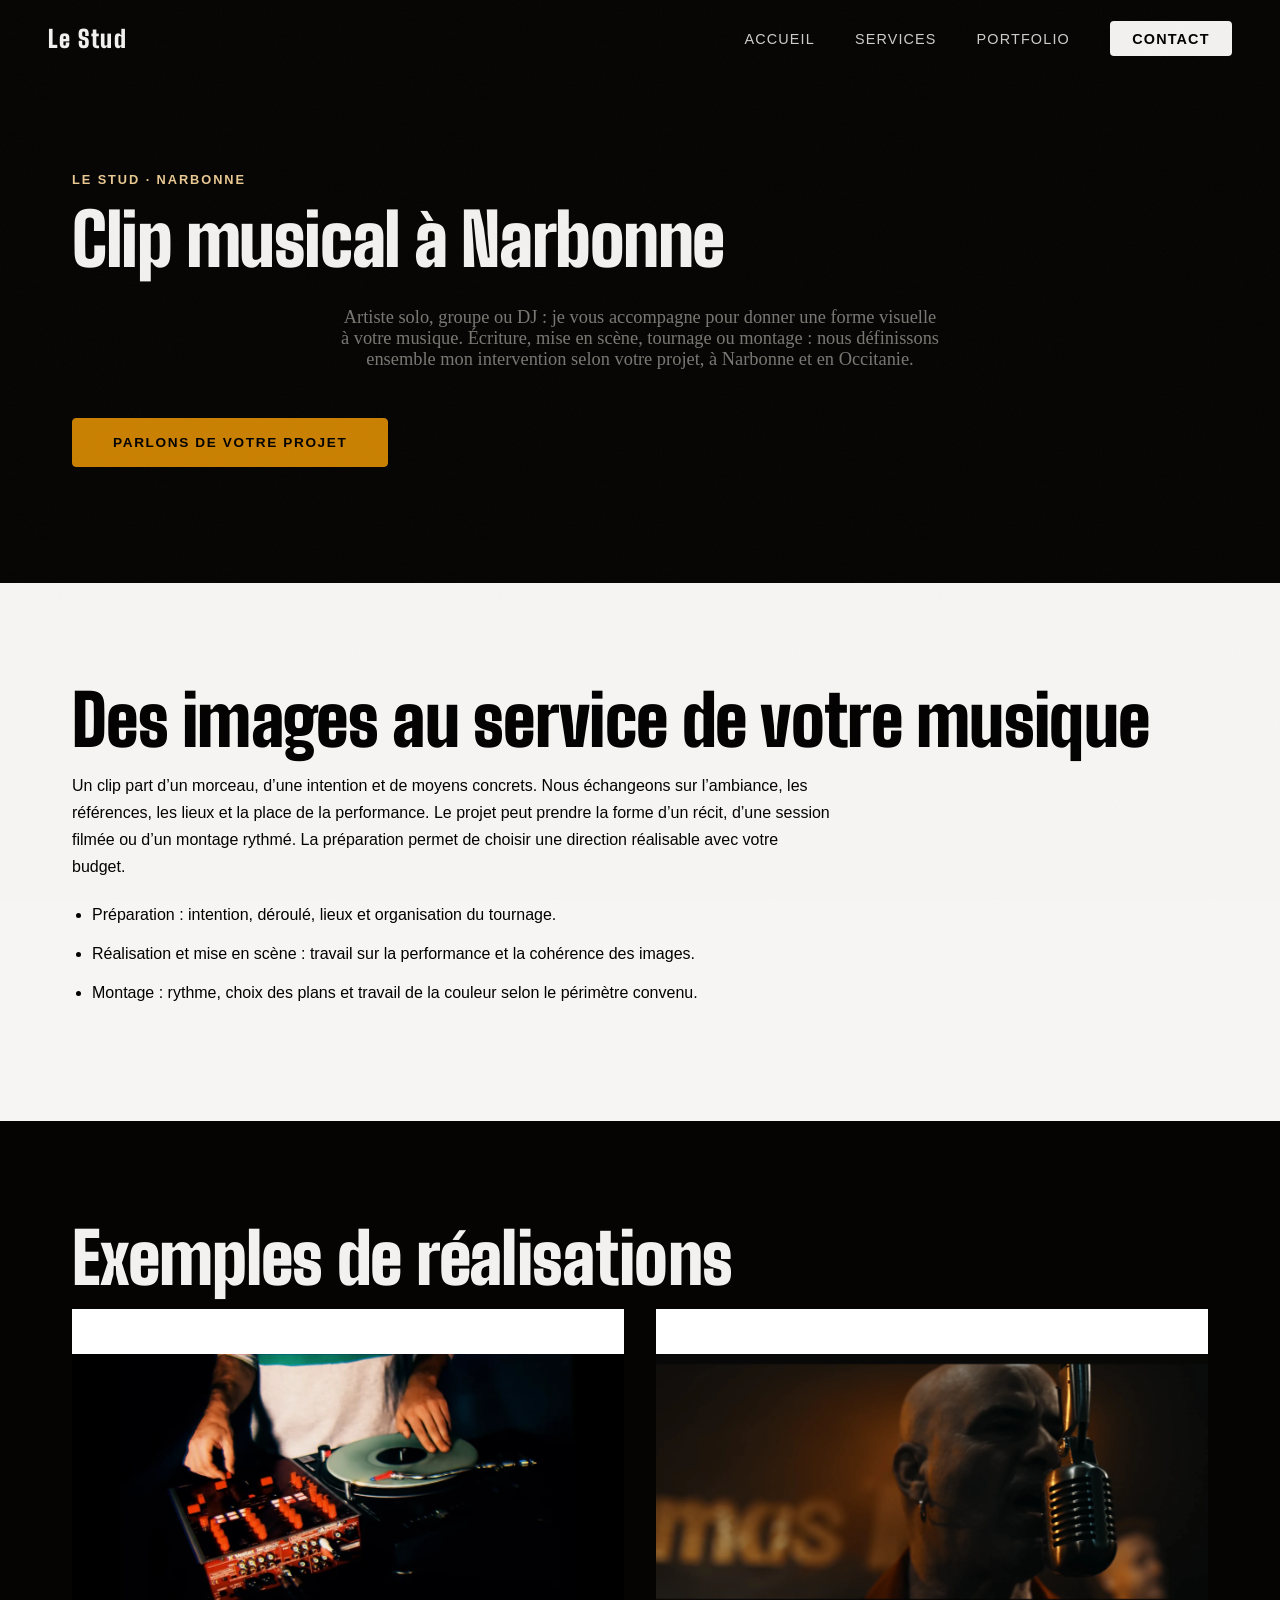
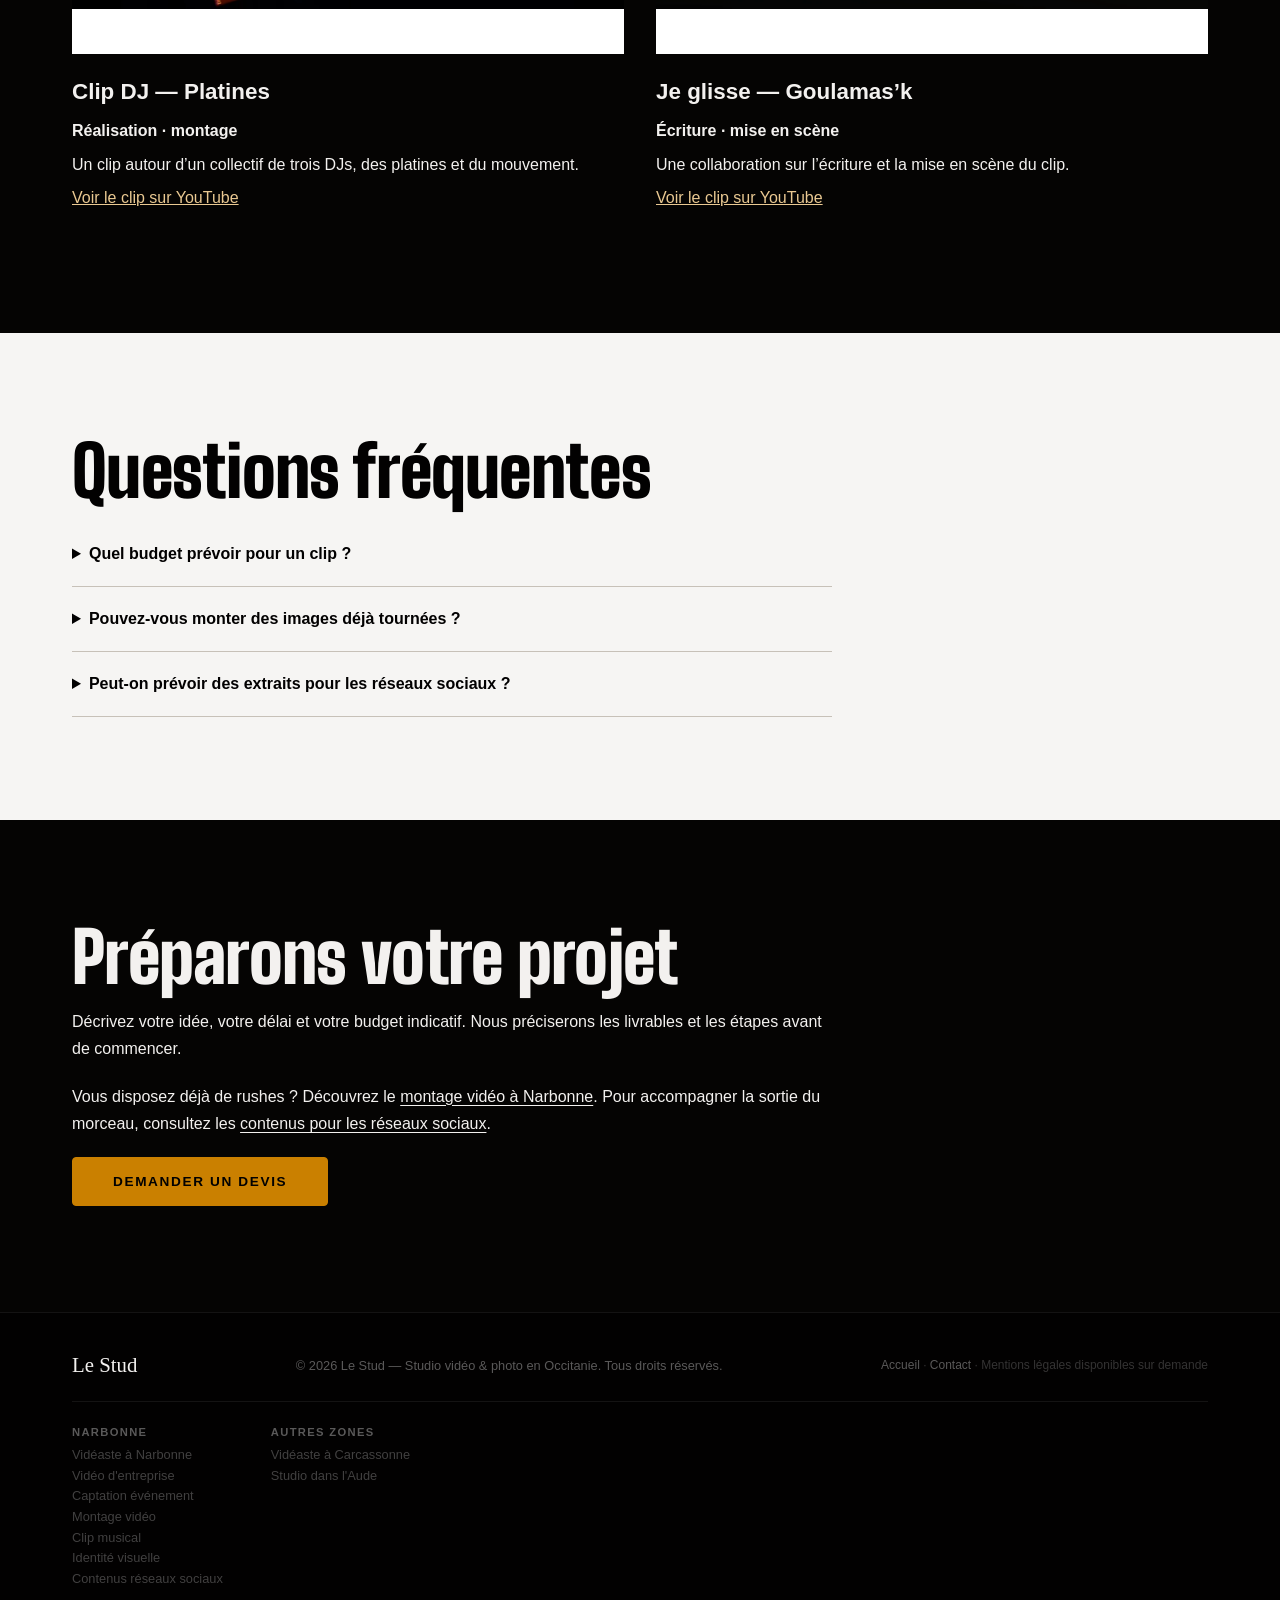
<file: clip-musical-narbonne/index.html>
<!DOCTYPE html>
<html lang="fr">
<head>
  <meta charset="UTF-8" />
  <meta name="viewport" content="width=device-width, initial-scale=1.0" />
  <title>Clip musical à Narbonne — Le Stud</title>
  <meta name="description" content="Clip musical à Narbonne et en Occitanie : écriture, mise en scène, tournage et montage selon votre projet. Découvrez des réalisations de Le Stud." />
  <link rel="canonical" href="https://www.lestudpro.fr/clip-musical-narbonne/" />
  <meta property="og:title" content="Clip musical à Narbonne — Le Stud" />
  <meta property="og:description" content="Clip musical à Narbonne et en Occitanie : écriture, mise en scène, tournage et montage selon votre projet. Découvrez des réalisations de Le Stud." />
  <meta property="og:type" content="website" />
  <meta property="og:url" content="https://www.lestudpro.fr/clip-musical-narbonne/" />
  <meta property="og:image" content="https://www.lestudpro.fr/images/clip-dj-platines-mix-realisation-montage-le-stud.webp" />
  <meta name="theme-color" content="#0a0602" />
  <script type="application/ld+json">
{
  "@context": "https://schema.org",
  "@type": "Service",
  "name": "Clip musical à Narbonne",
  "description": "Clip musical à Narbonne et en Occitanie : écriture, mise en scène, tournage et montage selon votre projet. Découvrez des réalisations de Le Stud.",
  "url": "https://www.lestudpro.fr/clip-musical-narbonne/",
  "provider": {
    "@type": "Organization",
    "name": "Le Stud",
    "url": "https://www.lestudpro.fr/"
  },
  "areaServed": [
    "Narbonne",
    "Aude",
    "Occitanie"
  ]
}
  </script>
  <link rel="preconnect" href="https://fonts.googleapis.com">
  <link rel="preconnect" href="https://fonts.gstatic.com" crossorigin>
  <link href="https://fonts.googleapis.com/css2?family=Big+Shoulders+Display:wght@900&display=swap" rel="stylesheet">
  <link rel="stylesheet" href="../style.css" />
  <link rel="stylesheet" href="../service-pages.css" />
</head>
<body class="service-page">

  <a href="#contenu" class="skip-link">Aller au contenu principal</a>

  <nav id="navbar">
    <a href="/" class="nav-logo">Le Stud</a>
    <button class="nav-toggle" id="navToggle" aria-label="Menu">&#9776;</button>
    <ul class="nav-links" id="navLinks">
      <li><a href="/">Accueil</a></li>
      <li><a href="/#services">Services</a></li>
      <li><a href="/#portfolio">Portfolio</a></li>
      <li><a href="/#contact" class="nav-cta">Contact</a></li>
    </ul>
  </nav>

  <main id="contenu">
    <section class="local-hero section section-dark"><div class="container">
      <p class="hero-eyebrow">Le Stud · Narbonne</p>
      <h1>Clip musical à Narbonne</h1>
      <p class="section-subtitle">Artiste solo, groupe ou DJ : je vous accompagne pour donner une forme visuelle à votre musique. Écriture, mise en scène, tournage ou montage : nous définissons ensemble mon intervention selon votre projet, à Narbonne et en Occitanie.</p>
      <a href="/#contact" class="btn-primary">Parlons de votre projet</a>
    </div></section>
    <section class="section section-light"><div class="container">
      <h2 class="section-title left">Des images au service de votre musique</h2>
      <div class="service-copy"><p>Un clip part d’un morceau, d’une intention et de moyens concrets. Nous échangeons sur l’ambiance, les références, les lieux et la place de la performance. Le projet peut prendre la forme d’un récit, d’une session filmée ou d’un montage rythmé. La préparation permet de choisir une direction réalisable avec votre budget.</p><ul class="service-points"><li>Préparation : intention, déroulé, lieux et organisation du tournage.</li><li>Réalisation et mise en scène : travail sur la performance et la cohérence des images.</li><li>Montage : rythme, choix des plans et travail de la couleur selon le périmètre convenu.</li></ul></div>
    </div></section>
    <section class="section section-dark"><div class="container">
      <h2 class="section-title left">Exemples de réalisations</h2>
      <div class="service-examples"><figure class="service-example"><img src="/images/clip-dj-platines-mix-realisation-montage-le-stud.webp" alt="Clip DJ — Platines — Réalisation · montage" loading="lazy" decoding="async"><figcaption><h3>Clip DJ — Platines</h3><p><strong>Réalisation · montage</strong></p><p>Un clip autour d’un collectif de trois DJs, des platines et du mouvement.</p><a href="https://youtu.be/MNOMZzwO_gI?is=qQLNGdyC9h-L8ovR" target="_blank" rel="noopener noreferrer">Voir le clip sur YouTube</a></figcaption></figure>
<figure class="service-example"><img src="/images/clip-je-glisse-goulamask-ecriture-mise-en-scene-le-stud.webp" alt="Je glisse — Goulamas’k — Écriture · mise en scène" loading="lazy" decoding="async"><figcaption><h3>Je glisse — Goulamas’k</h3><p><strong>Écriture · mise en scène</strong></p><p>Une collaboration sur l’écriture et la mise en scène du clip.</p><a href="https://youtu.be/Dr5AWwTwX10?is=eNiu_fBZHyrSSzck" target="_blank" rel="noopener noreferrer">Voir le clip sur YouTube</a></figcaption></figure></div>
    </div></section>
    <section class="section section-light"><div class="container">
      <h2 class="section-title left">Questions fréquentes</h2>
      <div class="service-copy service-faq"><details><summary>Quel budget prévoir pour un clip ?</summary><p>Le devis dépend du nombre de lieux, de la durée du tournage, de l’équipe nécessaire et du montage. Envoyez le morceau, vos références et votre enveloppe pour définir une proposition adaptée.</p></details>
<details><summary>Pouvez-vous monter des images déjà tournées ?</summary><p>Oui. Je peux intervenir uniquement sur le montage. Nous vérifions d’abord les rushes disponibles, leur qualité et le résultat souhaité.</p></details>
<details><summary>Peut-on prévoir des extraits pour les réseaux sociaux ?</summary><p>Oui. Précisez dès le brief les formats et extraits souhaités pour les intégrer au devis et anticiper le cadrage.</p></details></div>
    </div></section>
    <section class="section section-dark"><div class="container">
      <h2 class="section-title left">Préparons votre projet</h2>
      <div class="service-copy"><p>Décrivez votre idée, votre délai et votre budget indicatif. Nous préciserons les livrables et les étapes avant de commencer.</p><p>Vous disposez déjà de rushes ? Découvrez le <a href="/montage-video-narbonne/">montage vidéo à Narbonne</a>. Pour accompagner la sortie du morceau, consultez les <a href="/contenu-reseaux-sociaux-narbonne/">contenus pour les réseaux sociaux</a>.</p></div>
      <a href="/#contact" class="btn-primary">Demander un devis</a>
    </div></section>
  </main>

  <footer id="footer">
    <div class="container">
      <div class="footer-content">
        <span class="footer-logo">Le Stud</span>
        <p>© 2026 Le Stud — Studio vidéo &amp; photo en Occitanie. Tous droits réservés.</p>
        <p class="footer-mention"><a href="/">Accueil</a> · <a href="mailto:armeldali.pro@gmail.com">Contact</a> · Mentions légales disponibles sur demande</p>
      </div>
      <nav class="footer-local" aria-label="Pages locales">
        <div class="footer-local-col">
          <strong>Narbonne</strong>
          <a href="/videaste-narbonne/">Vidéaste à Narbonne</a>
          <a href="/video-entreprise-narbonne/">Vidéo d'entreprise</a>
          <a href="/captation-evenement-narbonne/">Captation événement</a>
          <a href="/montage-video-narbonne/">Montage vidéo</a>
          <a href="/clip-musical-narbonne/">Clip musical</a>
          <a href="/identite-visuelle-narbonne/">Identité visuelle</a>
          <a href="/contenu-reseaux-sociaux-narbonne/">Contenus réseaux sociaux</a>
        </div>
        <div class="footer-local-col">
          <strong>Autres zones</strong>
          <a href="/videaste-carcassonne/">Vidéaste à Carcassonne</a>
          <a href="/studio-audiovisuel-aude/">Studio dans l'Aude</a>
        </div>
      </nav>
    </div>
  </footer>

  <script>
    const navbar = document.getElementById('navbar');
    window.addEventListener('scroll', () => { navbar.classList.toggle('scrolled', window.scrollY > 50); }, { passive: true });
    const navToggle = document.getElementById('navToggle');
    const navLinks  = document.getElementById('navLinks');
    navToggle.addEventListener('click', () => navLinks.classList.toggle('open'));
    navLinks.querySelectorAll('a').forEach(l => l.addEventListener('click', () => navLinks.classList.remove('open')));
    const msgs = ['Bien essayé', 'non.', 'Pourquoi faire ?'];
    let toastEl = null, hideTimer = null;
    function showToast() {
      if (!toastEl) { toastEl = document.createElement('div'); toastEl.id = 'copy-toast'; document.body.appendChild(toastEl); }
      toastEl.textContent = msgs[Math.floor(Math.random() * msgs.length)];
      toastEl.classList.add('visible');
      clearTimeout(hideTimer);
      hideTimer = setTimeout(() => toastEl.classList.remove('visible'), 1800);
    }
    document.addEventListener('contextmenu', e => { e.preventDefault(); showToast(); });
    document.addEventListener('copy',        e => { e.preventDefault(); showToast(); });
    document.addEventListener('cut',         e => { e.preventDefault(); showToast(); });
    document.addEventListener('selectstart', e => e.preventDefault());
    document.addEventListener('dragstart',   e => { e.preventDefault(); showToast(); });
    const ro = new IntersectionObserver((entries) => {
      entries.forEach(e => { if (e.isIntersecting) { e.target.classList.add('visible'); ro.unobserve(e.target); } });
    }, { threshold: 0.1, rootMargin: '0px 0px -52px 0px' });
    document.querySelectorAll('.reveal, .reveal-stagger').forEach(el => ro.observe(el));
  </script>
</body>
</html>
</file>
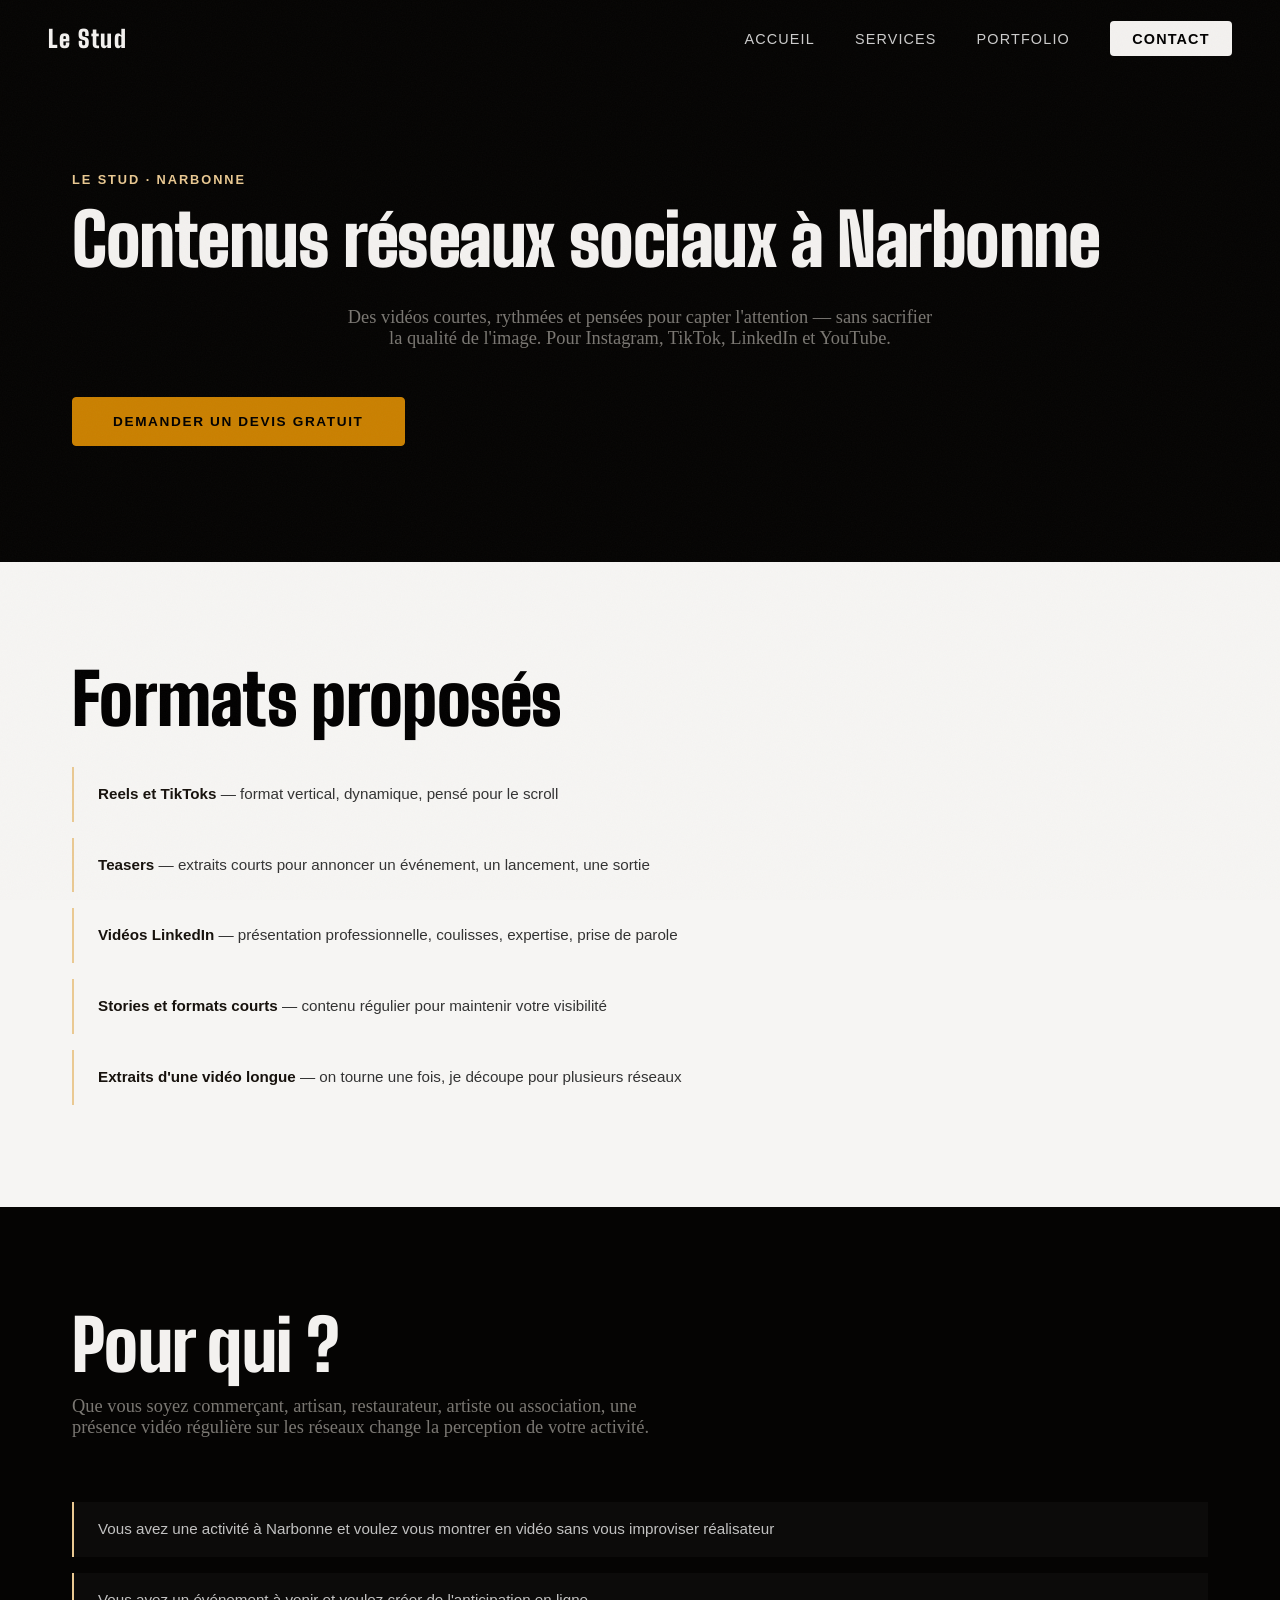
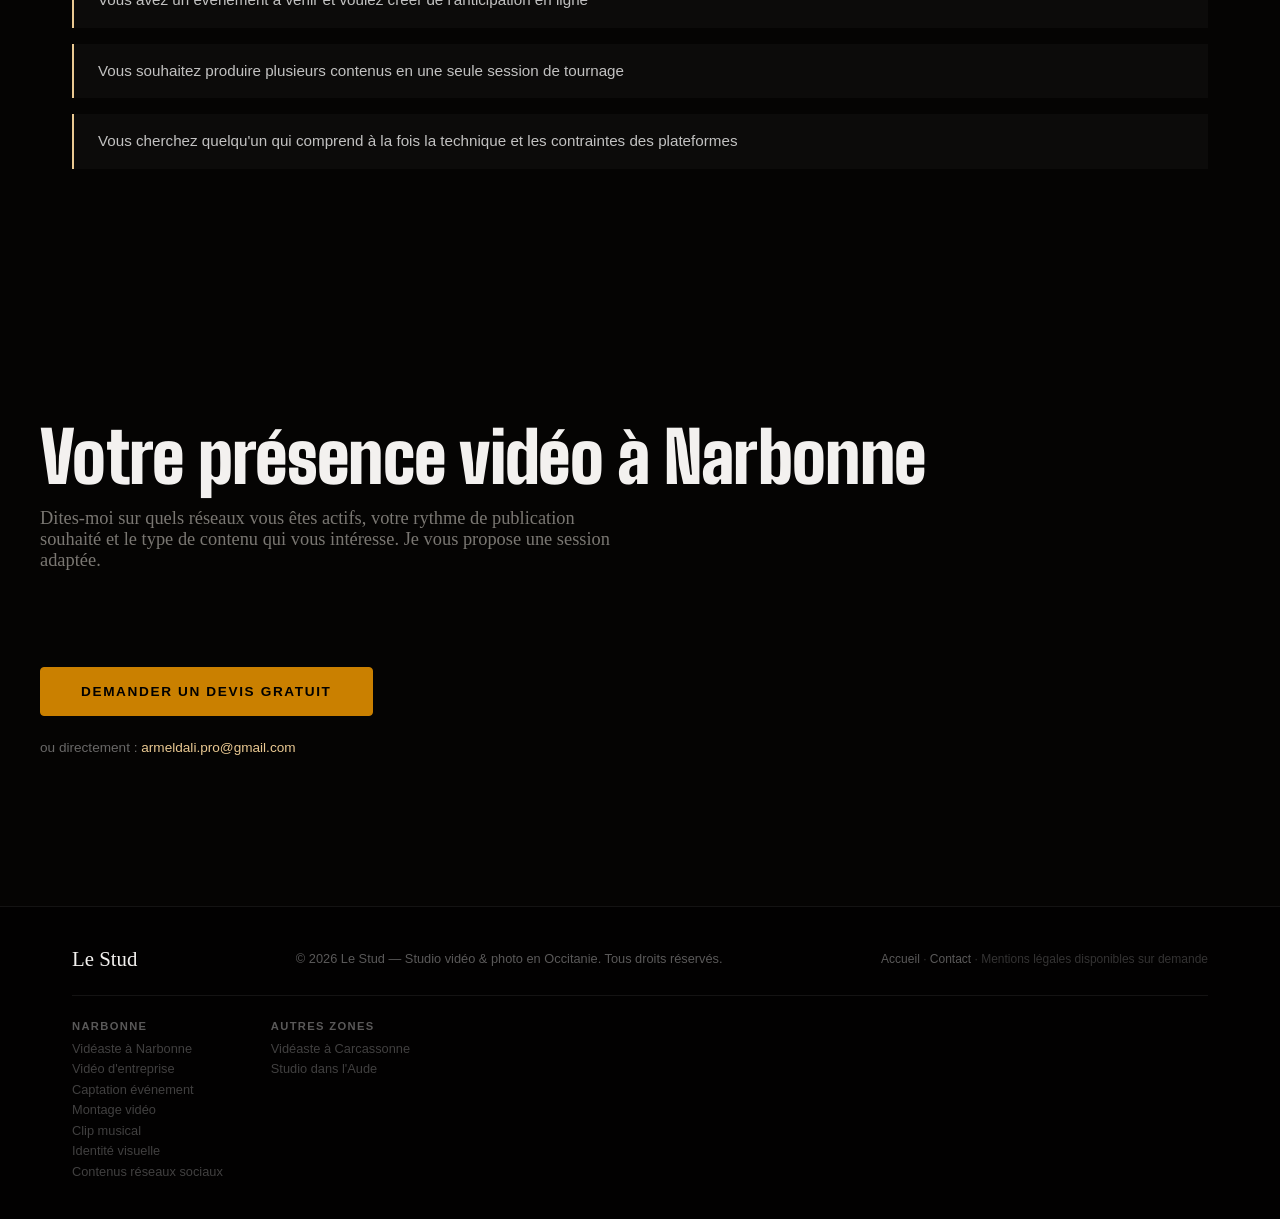
<file: contenu-reseaux-sociaux-narbonne/index.html>
<!DOCTYPE html>
<html lang="fr">
<head>
  <meta charset="UTF-8" />
  <meta name="viewport" content="width=device-width, initial-scale=1.0" />
  <title>Contenus réseaux sociaux à Narbonne — Le Stud</title>
  <meta name="description" content="Reels, teasers, formats courts : création de contenus vidéo adaptés aux réseaux sociaux pour les professionnels de Narbonne et de l'Aude." />
  <link rel="canonical" href="https://www.lestudpro.fr/contenu-reseaux-sociaux-narbonne/" />
  <meta property="og:title" content="Contenus réseaux sociaux à Narbonne — Le Stud" />
  <meta property="og:description" content="Reels, teasers, formats courts : contenus vidéo pro pour vos réseaux sociaux à Narbonne. Devis gratuit." />
  <meta property="og:type" content="website" />
  <meta property="og:url" content="https://www.lestudpro.fr/contenu-reseaux-sociaux-narbonne/" />
  <meta property="og:image" content="https://www.lestudpro.fr/images/tournage-video-professionnel-occitanie-le-stud.jpg" />
  <meta name="theme-color" content="#0a0602" />
  <script type="application/ld+json">
  {
    "@context": "https://schema.org",
    "@type": "LocalBusiness",
    "name": "Le Stud",
    "description": "Création de contenus vidéo pour les réseaux sociaux à Narbonne. Reels, teasers, formats courts pour Instagram, TikTok et LinkedIn.",
    "url": "https://www.lestudpro.fr",
    "email": "armeldali.pro@gmail.com",
    "address": {
      "@type": "PostalAddress",
      "addressLocality": "Narbonne",
      "addressRegion": "Occitanie",
      "addressCountry": "FR"
    },
    "areaServed": ["Narbonne", "Carcassonne", "Aude", "Occitanie"],
    "priceRange": "€€",
    "openingHours": "Mo-Fr 09:00-18:00"
  }
  </script>
  <link rel="preconnect" href="https://fonts.googleapis.com">
  <link rel="preconnect" href="https://fonts.gstatic.com" crossorigin>
  <link href="https://fonts.googleapis.com/css2?family=Big+Shoulders+Display:wght@900&display=swap" rel="stylesheet">
  <link rel="stylesheet" href="../style.css" />
  <link rel="stylesheet" href="../service-pages.css" />
</head>
<body class="service-page">

  <a href="#contenu" class="skip-link">Aller au contenu principal</a>

  <nav id="navbar">
    <a href="/" class="nav-logo">Le Stud</a>
    <button class="nav-toggle" id="navToggle" aria-label="Menu">&#9776;</button>
    <ul class="nav-links" id="navLinks">
      <li><a href="/">Accueil</a></li>
      <li><a href="/#services">Services</a></li>
      <li><a href="/#portfolio">Portfolio</a></li>
      <li><a href="/#contact" class="nav-cta">Contact</a></li>
    </ul>
  </nav>

  <main id="contenu">

    <section class="local-hero section section-dark">
      <div class="container">
        <p class="hero-eyebrow">Le Stud · Narbonne</p>
        <h1>Contenus réseaux sociaux à Narbonne</h1>
        <p class="section-subtitle">Des vidéos courtes, rythmées et pensées pour capter l'attention — sans sacrifier la qualité de l'image. Pour Instagram, TikTok, LinkedIn et YouTube.</p>
        <a href="/#contact" class="btn-primary">Demander un devis gratuit</a>
      </div>
    </section>

    <section class="section section-light">
      <div class="container">
        <h2 class="section-title left reveal">Formats proposés</h2>
        <ul class="local-services reveal-stagger">
          <li><strong>Reels et TikToks</strong> — format vertical, dynamique, pensé pour le scroll</li>
          <li><strong>Teasers</strong> — extraits courts pour annoncer un événement, un lancement, une sortie</li>
          <li><strong>Vidéos LinkedIn</strong> — présentation professionnelle, coulisses, expertise, prise de parole</li>
          <li><strong>Stories et formats courts</strong> — contenu régulier pour maintenir votre visibilité</li>
          <li><strong>Extraits d'une vidéo longue</strong> — on tourne une fois, je découpe pour plusieurs réseaux</li>
        </ul>
      </div>
    </section>

    <section class="section section-dark">
      <div class="container">
        <h2 class="section-title left reveal">Pour qui ?</h2>
        <p class="section-subtitle left reveal">Que vous soyez commerçant, artisan, restaurateur, artiste ou association, une présence vidéo régulière sur les réseaux change la perception de votre activité.</p>
        <ul class="local-services reveal-stagger">
          <li>Vous avez une activité à Narbonne et voulez vous montrer en vidéo sans vous improviser réalisateur</li>
          <li>Vous avez un événement à venir et voulez créer de l'anticipation en ligne</li>
          <li>Vous souhaitez produire plusieurs contenus en une seule session de tournage</li>
          <li>Vous cherchez quelqu'un qui comprend à la fois la technique et les contraintes des plateformes</li>
        </ul>
      </div>
    </section>

    <section class="section section-dark">
      <div class="container local-cta">
        <h2 class="section-title left reveal">Votre présence vidéo à Narbonne</h2>
        <p class="section-subtitle left reveal">Dites-moi sur quels réseaux vous êtes actifs, votre rythme de publication souhaité et le type de contenu qui vous intéresse. Je vous propose une session adaptée.</p>
        <a href="/#contact" class="btn-primary">Demander un devis gratuit</a>
        <p class="local-email">ou directement : <a href="mailto:armeldali.pro@gmail.com">armeldali.pro@gmail.com</a></p>
      </div>
    </section>

  </main>

  <footer id="footer">
    <div class="container">
      <div class="footer-content">
        <span class="footer-logo">Le Stud</span>
        <p>© 2026 Le Stud — Studio vidéo &amp; photo en Occitanie. Tous droits réservés.</p>
        <p class="footer-mention"><a href="/">Accueil</a> · <a href="mailto:armeldali.pro@gmail.com">Contact</a> · Mentions légales disponibles sur demande</p>
      </div>
      <nav class="footer-local" aria-label="Pages locales">
        <div class="footer-local-col">
          <strong>Narbonne</strong>
          <a href="/videaste-narbonne/">Vidéaste à Narbonne</a>
          <a href="/video-entreprise-narbonne/">Vidéo d'entreprise</a>
          <a href="/captation-evenement-narbonne/">Captation événement</a>
          <a href="/montage-video-narbonne/">Montage vidéo</a>
          <a href="/clip-musical-narbonne/">Clip musical</a>
          <a href="/identite-visuelle-narbonne/">Identité visuelle</a>
          <a href="/contenu-reseaux-sociaux-narbonne/">Contenus réseaux sociaux</a>
        </div>
        <div class="footer-local-col">
          <strong>Autres zones</strong>
          <a href="/videaste-carcassonne/">Vidéaste à Carcassonne</a>
          <a href="/studio-audiovisuel-aude/">Studio dans l'Aude</a>
        </div>
      </nav>
    </div>
  </footer>

  <script>
    const navbar = document.getElementById('navbar');
    window.addEventListener('scroll', () => { navbar.classList.toggle('scrolled', window.scrollY > 50); }, { passive: true });
    const navToggle = document.getElementById('navToggle');
    const navLinks  = document.getElementById('navLinks');
    navToggle.addEventListener('click', () => navLinks.classList.toggle('open'));
    navLinks.querySelectorAll('a').forEach(l => l.addEventListener('click', () => navLinks.classList.remove('open')));
    const msgs = ['Bien essayé', 'non.', 'Pourquoi faire ?'];
    let toastEl = null, hideTimer = null;
    function showToast() {
      if (!toastEl) { toastEl = document.createElement('div'); toastEl.id = 'copy-toast'; document.body.appendChild(toastEl); }
      toastEl.textContent = msgs[Math.floor(Math.random() * msgs.length)];
      toastEl.classList.add('visible');
      clearTimeout(hideTimer);
      hideTimer = setTimeout(() => toastEl.classList.remove('visible'), 1800);
    }
    document.addEventListener('contextmenu', e => { e.preventDefault(); showToast(); });
    document.addEventListener('copy',        e => { e.preventDefault(); showToast(); });
    document.addEventListener('cut',         e => { e.preventDefault(); showToast(); });
    document.addEventListener('selectstart', e => e.preventDefault());
    document.addEventListener('dragstart',   e => { e.preventDefault(); showToast(); });
    const ro = new IntersectionObserver((entries) => {
      entries.forEach(e => { if (e.isIntersecting) { e.target.classList.add('visible'); ro.unobserve(e.target); } });
    }, { threshold: 0.1, rootMargin: '0px 0px -52px 0px' });
    document.querySelectorAll('.reveal, .reveal-stagger').forEach(el => ro.observe(el));
  </script>
</body>
</html>
</file>
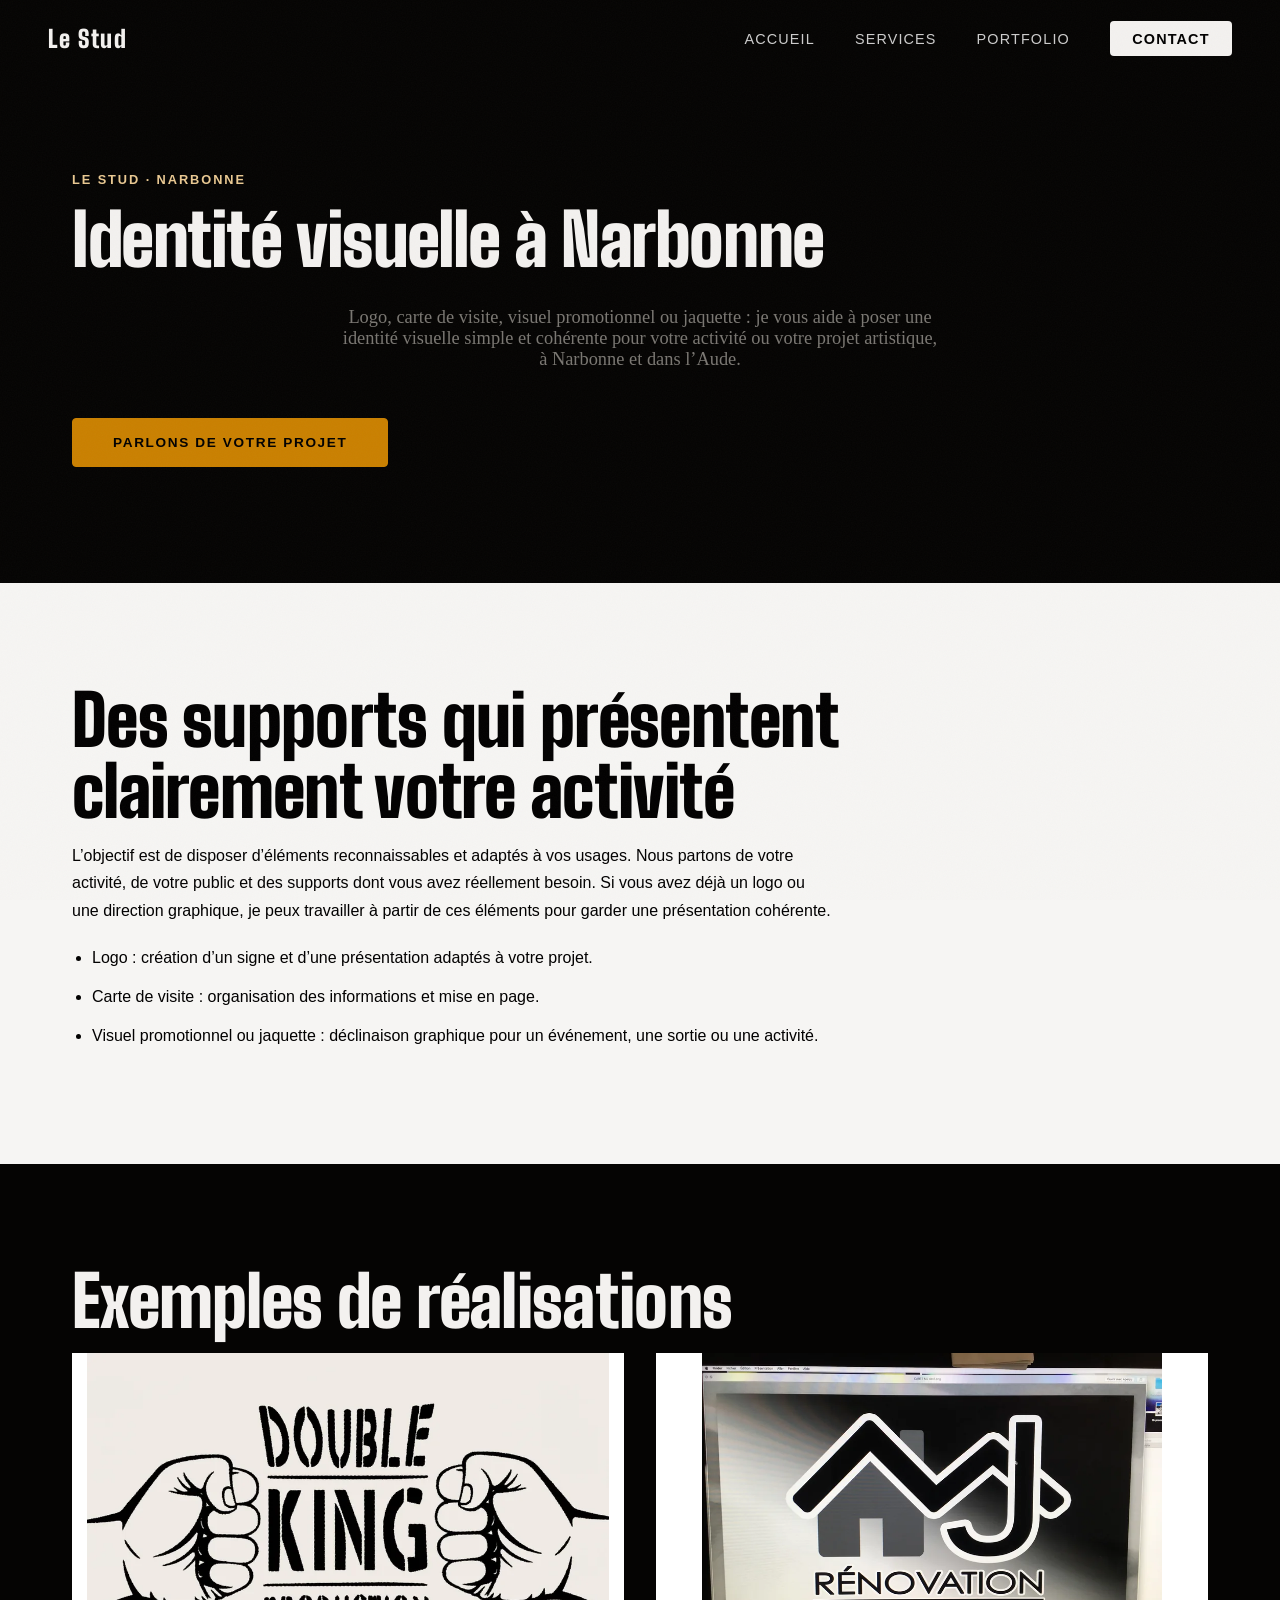
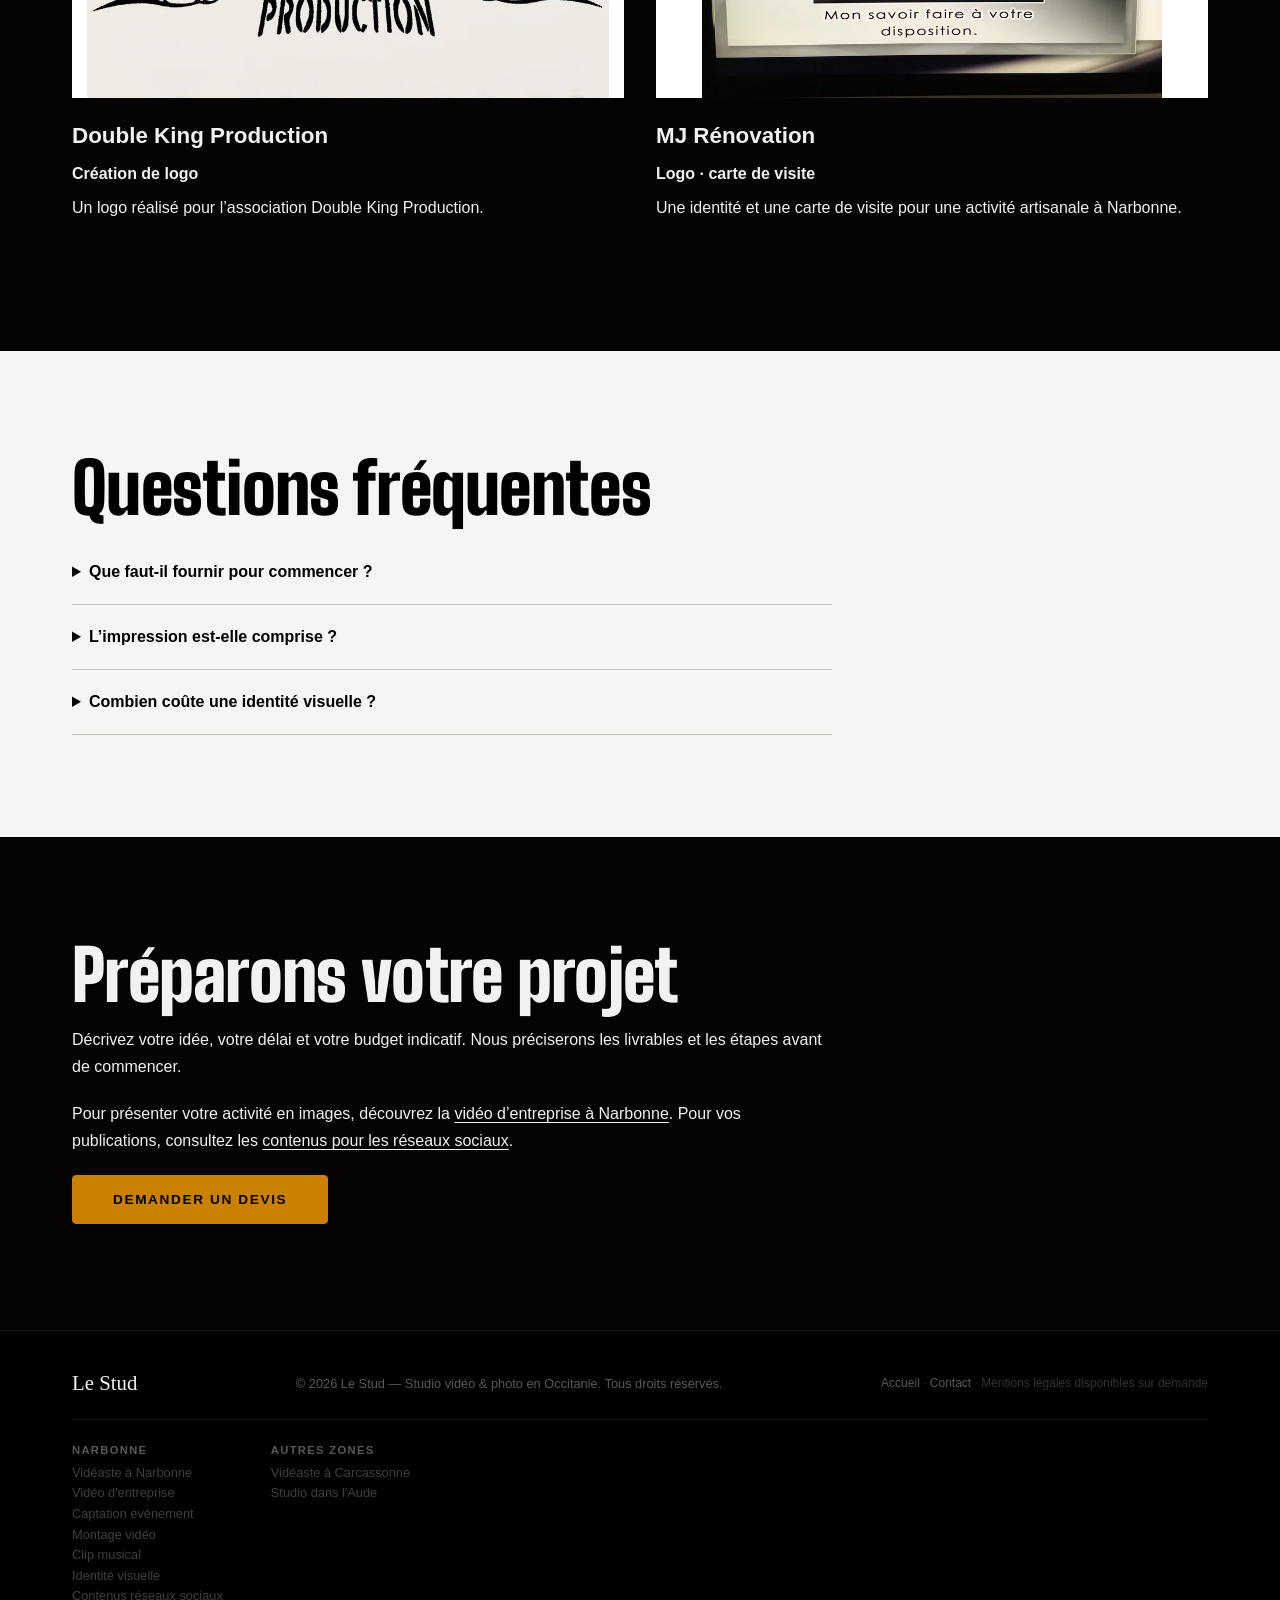
<file: identite-visuelle-narbonne/index.html>
<!DOCTYPE html>
<html lang="fr">
<head>
  <meta charset="UTF-8" />
  <meta name="viewport" content="width=device-width, initial-scale=1.0" />
  <title>Identité visuelle à Narbonne — Logos et supports | Le Stud</title>
  <meta name="description" content="Logo, carte de visite, visuel promotionnel ou jaquette à Narbonne. Le Stud vous aide à créer une identité visuelle simple et cohérente. Exemples et devis." />
  <link rel="canonical" href="https://www.lestudpro.fr/identite-visuelle-narbonne/" />
  <meta property="og:title" content="Identité visuelle à Narbonne — Logos et supports | Le Stud" />
  <meta property="og:description" content="Logo, carte de visite, visuel promotionnel ou jaquette à Narbonne. Le Stud vous aide à créer une identité visuelle simple et cohérente. Exemples et devis." />
  <meta property="og:type" content="website" />
  <meta property="og:url" content="https://www.lestudpro.fr/identite-visuelle-narbonne/" />
  <meta property="og:image" content="https://www.lestudpro.fr/images/graphisme-logo-double-king-production-le-stud.webp" />
  <meta name="theme-color" content="#0a0602" />
  <script type="application/ld+json">
{
  "@context": "https://schema.org",
  "@type": "Service",
  "name": "Identité visuelle à Narbonne",
  "description": "Logo, carte de visite, visuel promotionnel ou jaquette à Narbonne. Le Stud vous aide à créer une identité visuelle simple et cohérente. Exemples et devis.",
  "url": "https://www.lestudpro.fr/identite-visuelle-narbonne/",
  "provider": {
    "@type": "Organization",
    "name": "Le Stud",
    "url": "https://www.lestudpro.fr/"
  },
  "areaServed": [
    "Narbonne",
    "Aude",
    "Occitanie"
  ]
}
  </script>
  <link rel="preconnect" href="https://fonts.googleapis.com">
  <link rel="preconnect" href="https://fonts.gstatic.com" crossorigin>
  <link href="https://fonts.googleapis.com/css2?family=Big+Shoulders+Display:wght@900&display=swap" rel="stylesheet">
  <link rel="stylesheet" href="../style.css" />
  <link rel="stylesheet" href="../service-pages.css" />
</head>
<body class="service-page">

  <a href="#contenu" class="skip-link">Aller au contenu principal</a>

  <nav id="navbar">
    <a href="/" class="nav-logo">Le Stud</a>
    <button class="nav-toggle" id="navToggle" aria-label="Menu">&#9776;</button>
    <ul class="nav-links" id="navLinks">
      <li><a href="/">Accueil</a></li>
      <li><a href="/#services">Services</a></li>
      <li><a href="/#portfolio">Portfolio</a></li>
      <li><a href="/#contact" class="nav-cta">Contact</a></li>
    </ul>
  </nav>

  <main id="contenu">
    <section class="local-hero section section-dark"><div class="container">
      <p class="hero-eyebrow">Le Stud · Narbonne</p>
      <h1>Identité visuelle à Narbonne</h1>
      <p class="section-subtitle">Logo, carte de visite, visuel promotionnel ou jaquette : je vous aide à poser une identité visuelle simple et cohérente pour votre activité ou votre projet artistique, à Narbonne et dans l’Aude.</p>
      <a href="/#contact" class="btn-primary">Parlons de votre projet</a>
    </div></section>
    <section class="section section-light"><div class="container">
      <h2 class="section-title left">Des supports qui présentent clairement votre activité</h2>
      <div class="service-copy"><p>L’objectif est de disposer d’éléments reconnaissables et adaptés à vos usages. Nous partons de votre activité, de votre public et des supports dont vous avez réellement besoin. Si vous avez déjà un logo ou une direction graphique, je peux travailler à partir de ces éléments pour garder une présentation cohérente.</p><ul class="service-points"><li>Logo : création d’un signe et d’une présentation adaptés à votre projet.</li><li>Carte de visite : organisation des informations et mise en page.</li><li>Visuel promotionnel ou jaquette : déclinaison graphique pour un événement, une sortie ou une activité.</li></ul></div>
    </div></section>
    <section class="section section-dark"><div class="container">
      <h2 class="section-title left">Exemples de réalisations</h2>
      <div class="service-examples"><figure class="service-example"><img src="/images/graphisme-logo-double-king-production-le-stud.webp" alt="Double King Production — Création de logo" loading="lazy" decoding="async"><figcaption><h3>Double King Production</h3><p><strong>Création de logo</strong></p><p>Un logo réalisé pour l’association Double King Production.</p></figcaption></figure>
<figure class="service-example"><img src="/images/graphisme-carte-visite-mj-renovation-narbonne-le-stud.webp" alt="MJ Rénovation — Logo · carte de visite" loading="lazy" decoding="async"><figcaption><h3>MJ Rénovation</h3><p><strong>Logo · carte de visite</strong></p><p>Une identité et une carte de visite pour une activité artisanale à Narbonne.</p></figcaption></figure></div>
    </div></section>
    <section class="section section-light"><div class="container">
      <h2 class="section-title left">Questions fréquentes</h2>
      <div class="service-copy service-faq"><details><summary>Que faut-il fournir pour commencer ?</summary><p>Votre nom d’activité, les textes à faire apparaître, les supports souhaités et quelques références visuelles. Transmettez aussi votre logo existant si vous en avez un.</p></details>
<details><summary>L’impression est-elle comprise ?</summary><p>Le périmètre est précisé dans le devis. Le travail présenté ici concerne la création graphique ; les besoins d’impression et les contraintes de l’imprimeur sont à définir avant la réalisation.</p></details>
<details><summary>Combien coûte une identité visuelle ?</summary><p>Le tarif dépend des supports, du travail de création et des déclinaisons demandées. Un logo seul et un ensemble logo, carte et visuels ne représentent pas le même travail : je vous propose un devis selon votre besoin.</p></details></div>
    </div></section>
    <section class="section section-dark"><div class="container">
      <h2 class="section-title left">Préparons votre projet</h2>
      <div class="service-copy"><p>Décrivez votre idée, votre délai et votre budget indicatif. Nous préciserons les livrables et les étapes avant de commencer.</p><p>Pour présenter votre activité en images, découvrez la <a href="/video-entreprise-narbonne/">vidéo d’entreprise à Narbonne</a>. Pour vos publications, consultez les <a href="/contenu-reseaux-sociaux-narbonne/">contenus pour les réseaux sociaux</a>.</p></div>
      <a href="/#contact" class="btn-primary">Demander un devis</a>
    </div></section>
  </main>

  <footer id="footer">
    <div class="container">
      <div class="footer-content">
        <span class="footer-logo">Le Stud</span>
        <p>© 2026 Le Stud — Studio vidéo &amp; photo en Occitanie. Tous droits réservés.</p>
        <p class="footer-mention"><a href="/">Accueil</a> · <a href="mailto:armeldali.pro@gmail.com">Contact</a> · Mentions légales disponibles sur demande</p>
      </div>
      <nav class="footer-local" aria-label="Pages locales">
        <div class="footer-local-col">
          <strong>Narbonne</strong>
          <a href="/videaste-narbonne/">Vidéaste à Narbonne</a>
          <a href="/video-entreprise-narbonne/">Vidéo d'entreprise</a>
          <a href="/captation-evenement-narbonne/">Captation événement</a>
          <a href="/montage-video-narbonne/">Montage vidéo</a>
          <a href="/clip-musical-narbonne/">Clip musical</a>
          <a href="/identite-visuelle-narbonne/">Identité visuelle</a>
          <a href="/contenu-reseaux-sociaux-narbonne/">Contenus réseaux sociaux</a>
        </div>
        <div class="footer-local-col">
          <strong>Autres zones</strong>
          <a href="/videaste-carcassonne/">Vidéaste à Carcassonne</a>
          <a href="/studio-audiovisuel-aude/">Studio dans l'Aude</a>
        </div>
      </nav>
    </div>
  </footer>

  <script>
    const navbar = document.getElementById('navbar');
    window.addEventListener('scroll', () => { navbar.classList.toggle('scrolled', window.scrollY > 50); }, { passive: true });
    const navToggle = document.getElementById('navToggle');
    const navLinks  = document.getElementById('navLinks');
    navToggle.addEventListener('click', () => navLinks.classList.toggle('open'));
    navLinks.querySelectorAll('a').forEach(l => l.addEventListener('click', () => navLinks.classList.remove('open')));
    const msgs = ['Bien essayé', 'non.', 'Pourquoi faire ?'];
    let toastEl = null, hideTimer = null;
    function showToast() {
      if (!toastEl) { toastEl = document.createElement('div'); toastEl.id = 'copy-toast'; document.body.appendChild(toastEl); }
      toastEl.textContent = msgs[Math.floor(Math.random() * msgs.length)];
      toastEl.classList.add('visible');
      clearTimeout(hideTimer);
      hideTimer = setTimeout(() => toastEl.classList.remove('visible'), 1800);
    }
    document.addEventListener('contextmenu', e => { e.preventDefault(); showToast(); });
    document.addEventListener('copy',        e => { e.preventDefault(); showToast(); });
    document.addEventListener('cut',         e => { e.preventDefault(); showToast(); });
    document.addEventListener('selectstart', e => e.preventDefault());
    document.addEventListener('dragstart',   e => { e.preventDefault(); showToast(); });
    const ro = new IntersectionObserver((entries) => {
      entries.forEach(e => { if (e.isIntersecting) { e.target.classList.add('visible'); ro.unobserve(e.target); } });
    }, { threshold: 0.1, rootMargin: '0px 0px -52px 0px' });
    document.querySelectorAll('.reveal, .reveal-stagger').forEach(el => ro.observe(el));
  </script>
</body>
</html>
</file>
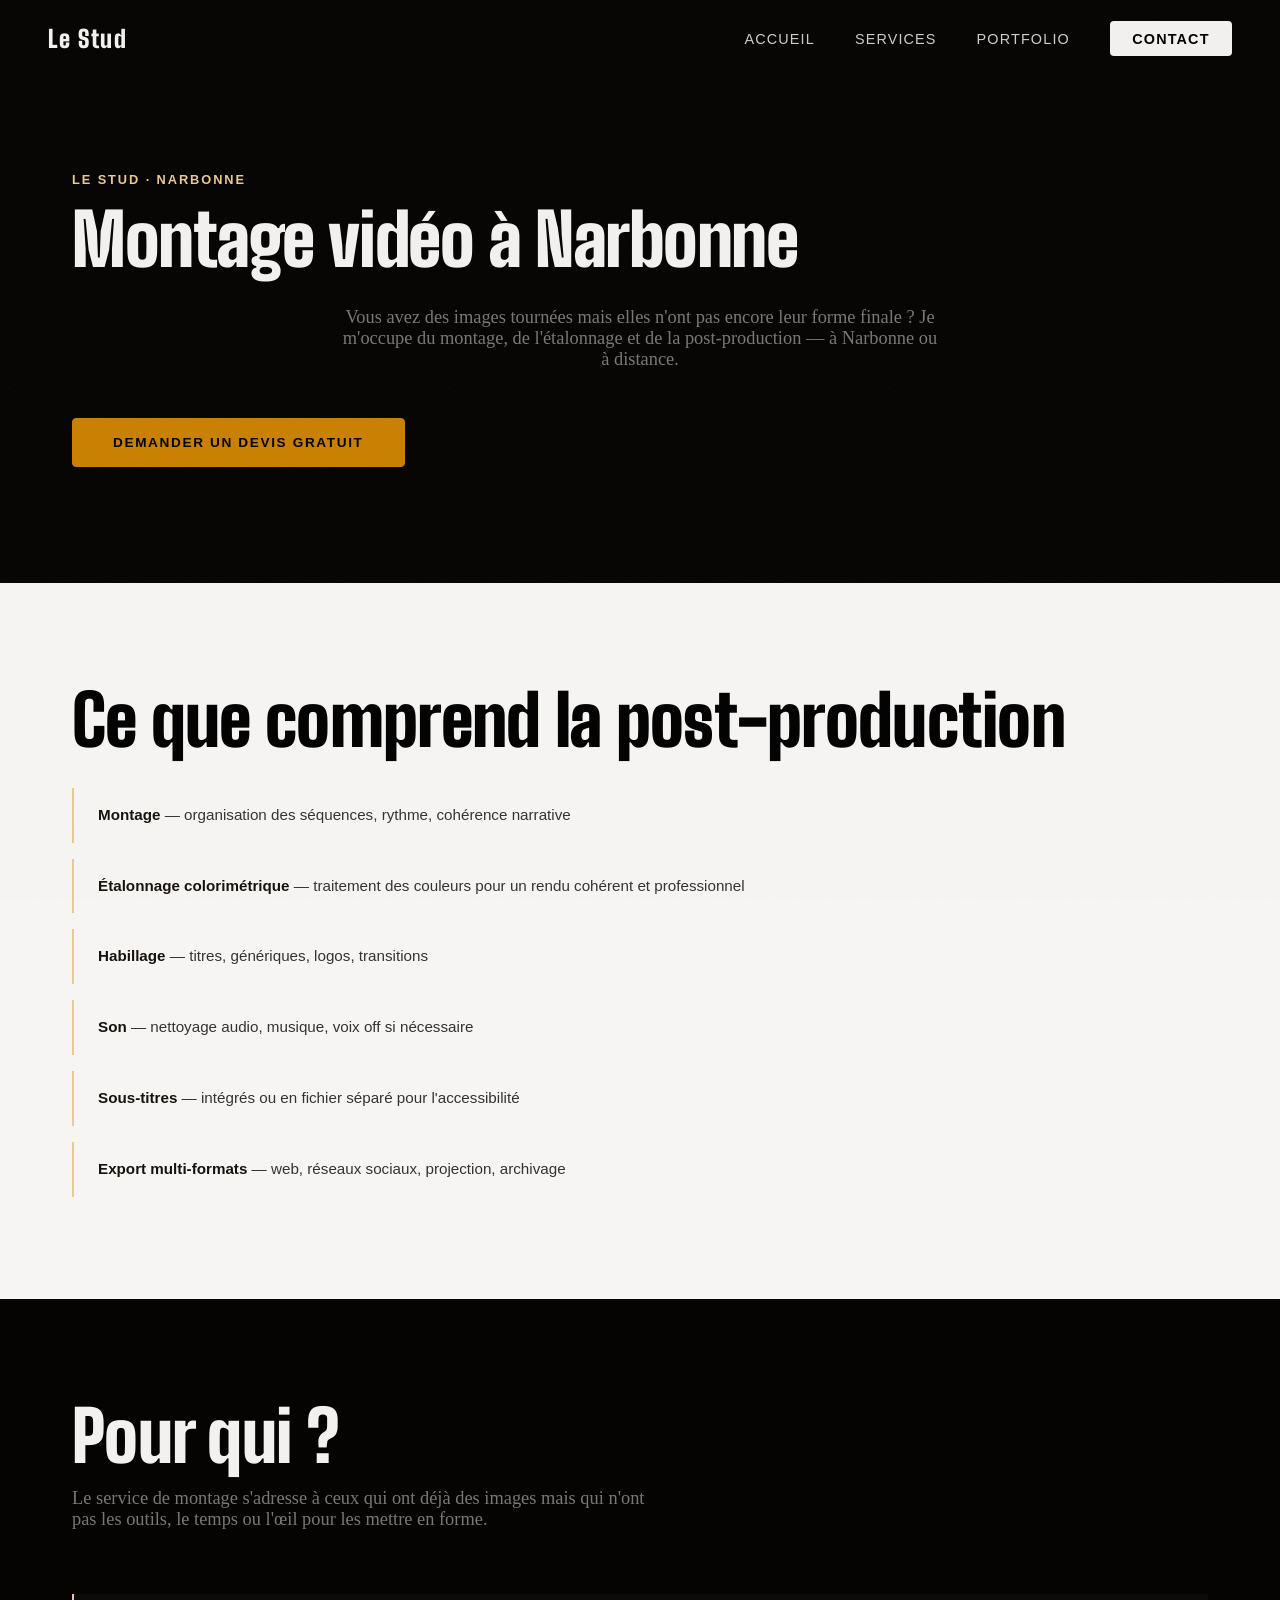
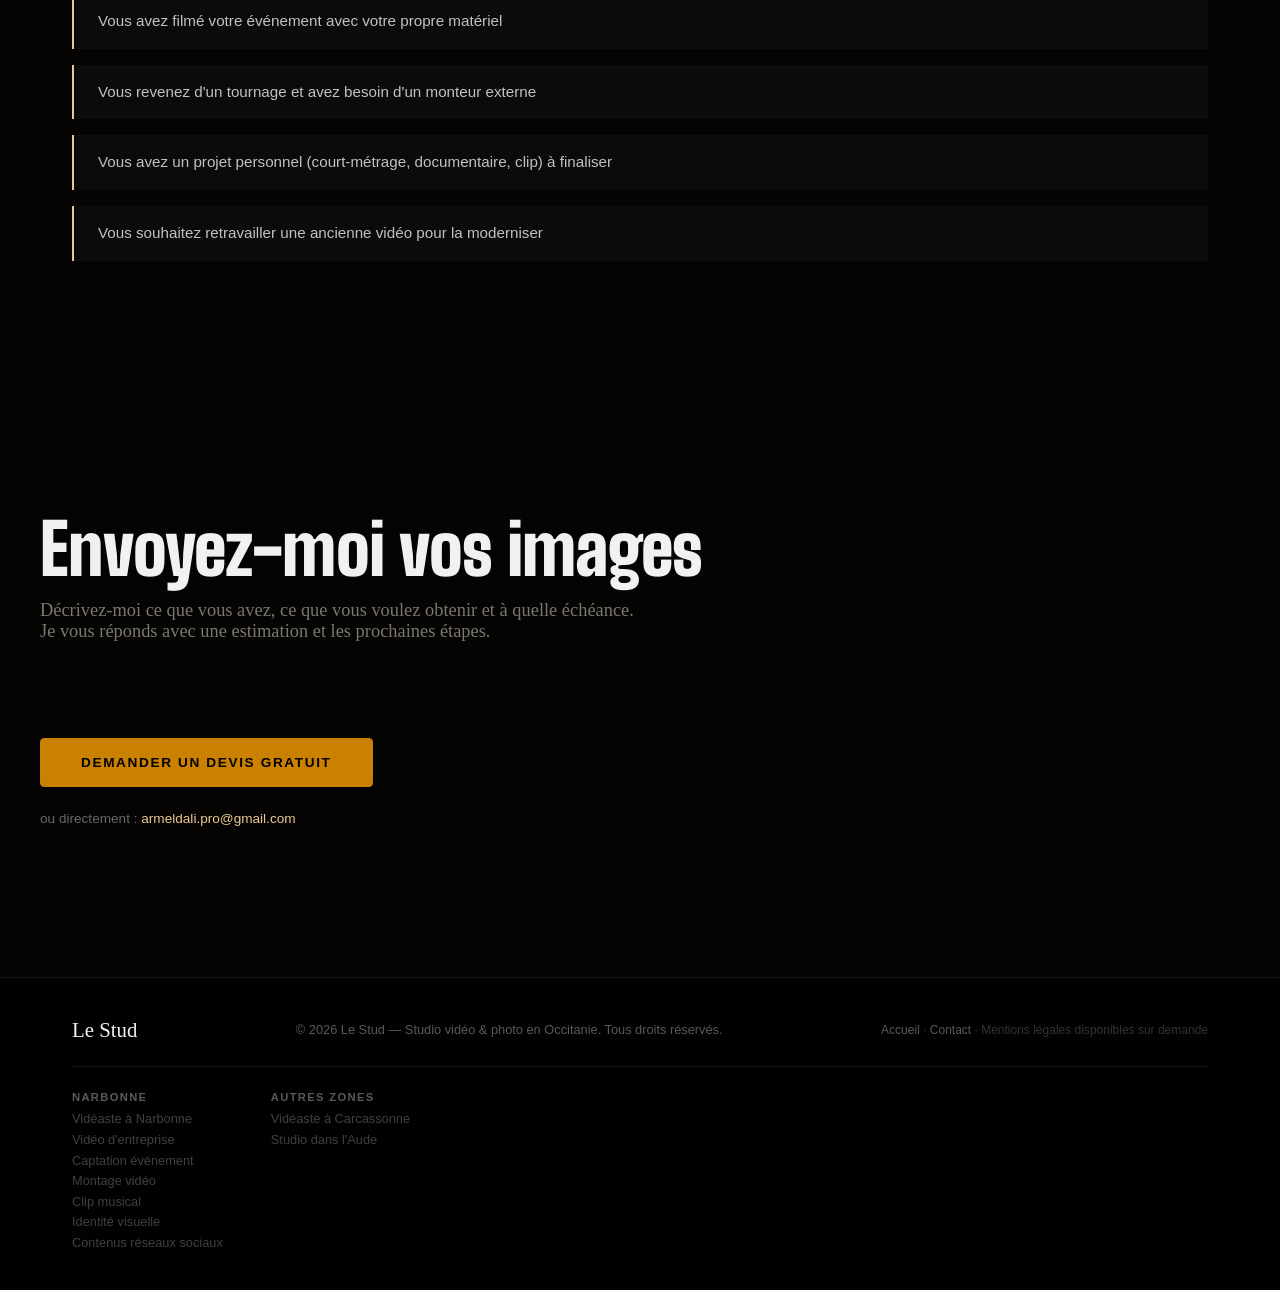
<file: montage-video-narbonne/index.html>
<!DOCTYPE html>
<html lang="fr">
<head>
  <meta charset="UTF-8" />
  <meta name="viewport" content="width=device-width, initial-scale=1.0" />
  <title>Montage vidéo à Narbonne — Post-production | Le Stud</title>
  <meta name="description" content="Vous avez des images ? Je m'occupe du montage, de l'étalonnage et des finitions. Studio à Narbonne, devis gratuit sous 48h." />
  <link rel="canonical" href="https://www.lestudpro.fr/montage-video-narbonne/" />
  <meta property="og:title" content="Montage vidéo à Narbonne — Le Stud" />
  <meta property="og:description" content="Montage, étalonnage et post-production vidéo à Narbonne. Vous apportez vos images, je leur donne leur forme finale." />
  <meta property="og:type" content="website" />
  <meta property="og:url" content="https://www.lestudpro.fr/montage-video-narbonne/" />
  <meta property="og:image" content="https://www.lestudpro.fr/images/tournage-video-professionnel-occitanie-le-stud.jpg" />
  <meta name="theme-color" content="#0a0602" />
  <script type="application/ld+json">
  {
    "@context": "https://schema.org",
    "@type": "LocalBusiness",
    "name": "Le Stud",
    "description": "Montage vidéo et post-production à Narbonne. Étalonnage, habillage, sous-titres et livraison pour tous supports.",
    "url": "https://www.lestudpro.fr",
    "email": "armeldali.pro@gmail.com",
    "address": {
      "@type": "PostalAddress",
      "addressLocality": "Narbonne",
      "addressRegion": "Occitanie",
      "addressCountry": "FR"
    },
    "areaServed": ["Narbonne", "Carcassonne", "Aude", "Occitanie"],
    "priceRange": "€€",
    "openingHours": "Mo-Fr 09:00-18:00"
  }
  </script>
  <link rel="preconnect" href="https://fonts.googleapis.com">
  <link rel="preconnect" href="https://fonts.gstatic.com" crossorigin>
  <link href="https://fonts.googleapis.com/css2?family=Big+Shoulders+Display:wght@900&display=swap" rel="stylesheet">
  <link rel="stylesheet" href="../style.css" />
  <link rel="stylesheet" href="../service-pages.css" />
</head>
<body class="service-page">

  <a href="#contenu" class="skip-link">Aller au contenu principal</a>

  <nav id="navbar">
    <a href="/" class="nav-logo">Le Stud</a>
    <button class="nav-toggle" id="navToggle" aria-label="Menu">&#9776;</button>
    <ul class="nav-links" id="navLinks">
      <li><a href="/">Accueil</a></li>
      <li><a href="/#services">Services</a></li>
      <li><a href="/#portfolio">Portfolio</a></li>
      <li><a href="/#contact" class="nav-cta">Contact</a></li>
    </ul>
  </nav>

  <main id="contenu">

    <section class="local-hero section section-dark">
      <div class="container">
        <p class="hero-eyebrow">Le Stud · Narbonne</p>
        <h1>Montage vidéo à Narbonne</h1>
        <p class="section-subtitle">Vous avez des images tournées mais elles n'ont pas encore leur forme finale ? Je m'occupe du montage, de l'étalonnage et de la post-production — à Narbonne ou à distance.</p>
        <a href="/#contact" class="btn-primary">Demander un devis gratuit</a>
      </div>
    </section>

    <section class="section section-light">
      <div class="container">
        <h2 class="section-title left reveal">Ce que comprend la post-production</h2>
        <ul class="local-services reveal-stagger">
          <li><strong>Montage</strong> — organisation des séquences, rythme, cohérence narrative</li>
          <li><strong>Étalonnage colorimétrique</strong> — traitement des couleurs pour un rendu cohérent et professionnel</li>
          <li><strong>Habillage</strong> — titres, génériques, logos, transitions</li>
          <li><strong>Son</strong> — nettoyage audio, musique, voix off si nécessaire</li>
          <li><strong>Sous-titres</strong> — intégrés ou en fichier séparé pour l'accessibilité</li>
          <li><strong>Export multi-formats</strong> — web, réseaux sociaux, projection, archivage</li>
        </ul>
      </div>
    </section>

    <section class="section section-dark">
      <div class="container">
        <h2 class="section-title left reveal">Pour qui ?</h2>
        <p class="section-subtitle left reveal">Le service de montage s'adresse à ceux qui ont déjà des images mais qui n'ont pas les outils, le temps ou l'œil pour les mettre en forme.</p>
        <ul class="local-services reveal-stagger">
          <li>Vous avez filmé votre événement avec votre propre matériel</li>
          <li>Vous revenez d'un tournage et avez besoin d'un monteur externe</li>
          <li>Vous avez un projet personnel (court-métrage, documentaire, clip) à finaliser</li>
          <li>Vous souhaitez retravailler une ancienne vidéo pour la moderniser</li>
        </ul>
      </div>
    </section>

    <section class="section section-dark">
      <div class="container local-cta">
        <h2 class="section-title left reveal">Envoyez-moi vos images</h2>
        <p class="section-subtitle left reveal">Décrivez-moi ce que vous avez, ce que vous voulez obtenir et à quelle échéance. Je vous réponds avec une estimation et les prochaines étapes.</p>
        <a href="/#contact" class="btn-primary">Demander un devis gratuit</a>
        <p class="local-email">ou directement : <a href="mailto:armeldali.pro@gmail.com">armeldali.pro@gmail.com</a></p>
      </div>
    </section>

  </main>

  <footer id="footer">
    <div class="container">
      <div class="footer-content">
        <span class="footer-logo">Le Stud</span>
        <p>© 2026 Le Stud — Studio vidéo &amp; photo en Occitanie. Tous droits réservés.</p>
        <p class="footer-mention"><a href="/">Accueil</a> · <a href="mailto:armeldali.pro@gmail.com">Contact</a> · Mentions légales disponibles sur demande</p>
      </div>
      <nav class="footer-local" aria-label="Pages locales">
        <div class="footer-local-col">
          <strong>Narbonne</strong>
          <a href="/videaste-narbonne/">Vidéaste à Narbonne</a>
          <a href="/video-entreprise-narbonne/">Vidéo d'entreprise</a>
          <a href="/captation-evenement-narbonne/">Captation événement</a>
          <a href="/montage-video-narbonne/">Montage vidéo</a>
          <a href="/clip-musical-narbonne/">Clip musical</a>
          <a href="/identite-visuelle-narbonne/">Identité visuelle</a>
          <a href="/contenu-reseaux-sociaux-narbonne/">Contenus réseaux sociaux</a>
        </div>
        <div class="footer-local-col">
          <strong>Autres zones</strong>
          <a href="/videaste-carcassonne/">Vidéaste à Carcassonne</a>
          <a href="/studio-audiovisuel-aude/">Studio dans l'Aude</a>
        </div>
      </nav>
    </div>
  </footer>

  <script>
    const navbar = document.getElementById('navbar');
    window.addEventListener('scroll', () => { navbar.classList.toggle('scrolled', window.scrollY > 50); }, { passive: true });
    const navToggle = document.getElementById('navToggle');
    const navLinks  = document.getElementById('navLinks');
    navToggle.addEventListener('click', () => navLinks.classList.toggle('open'));
    navLinks.querySelectorAll('a').forEach(l => l.addEventListener('click', () => navLinks.classList.remove('open')));
    const msgs = ['Bien essayé', 'non.', 'Pourquoi faire ?'];
    let toastEl = null, hideTimer = null;
    function showToast() {
      if (!toastEl) { toastEl = document.createElement('div'); toastEl.id = 'copy-toast'; document.body.appendChild(toastEl); }
      toastEl.textContent = msgs[Math.floor(Math.random() * msgs.length)];
      toastEl.classList.add('visible');
      clearTimeout(hideTimer);
      hideTimer = setTimeout(() => toastEl.classList.remove('visible'), 1800);
    }
    document.addEventListener('contextmenu', e => { e.preventDefault(); showToast(); });
    document.addEventListener('copy',        e => { e.preventDefault(); showToast(); });
    document.addEventListener('cut',         e => { e.preventDefault(); showToast(); });
    document.addEventListener('selectstart', e => e.preventDefault());
    document.addEventListener('dragstart',   e => { e.preventDefault(); showToast(); });
    const ro = new IntersectionObserver((entries) => {
      entries.forEach(e => { if (e.isIntersecting) { e.target.classList.add('visible'); ro.unobserve(e.target); } });
    }, { threshold: 0.1, rootMargin: '0px 0px -52px 0px' });
    document.querySelectorAll('.reveal, .reveal-stagger').forEach(el => ro.observe(el));
  </script>
</body>
</html>
</file>
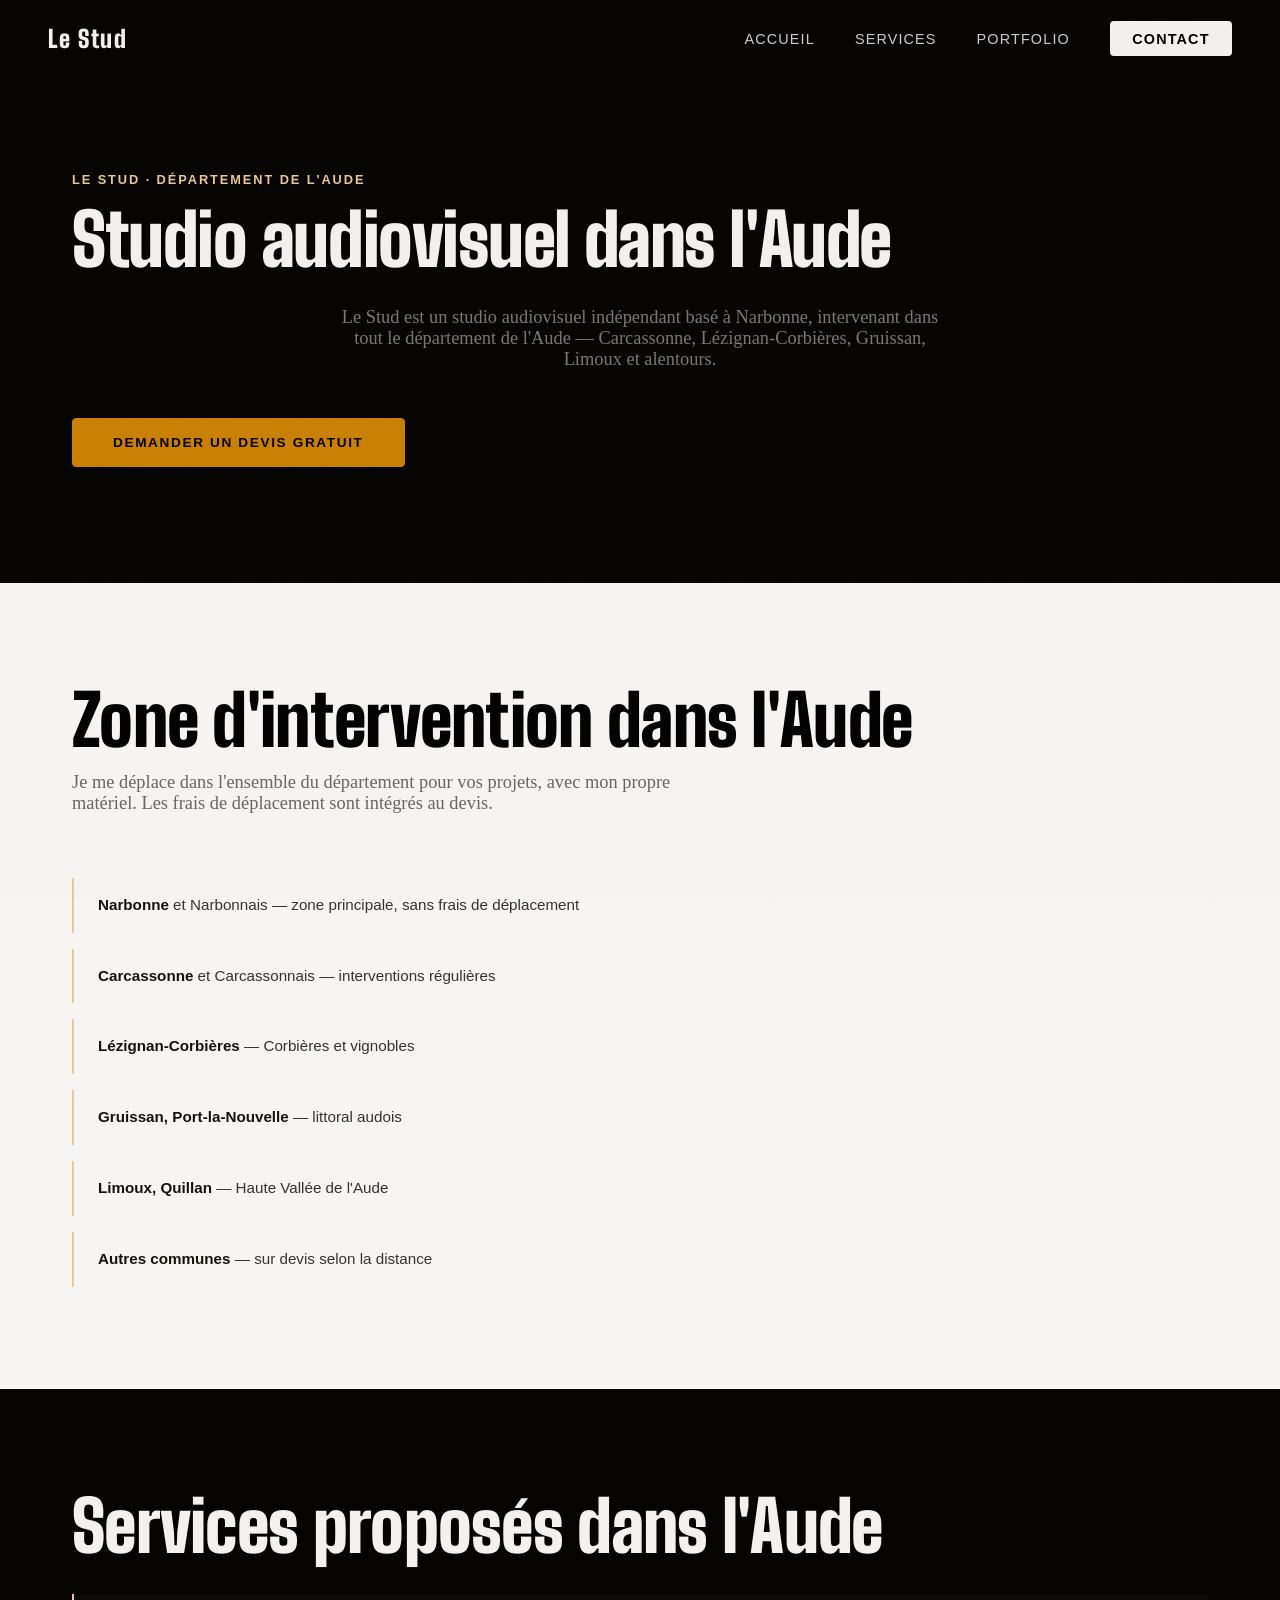
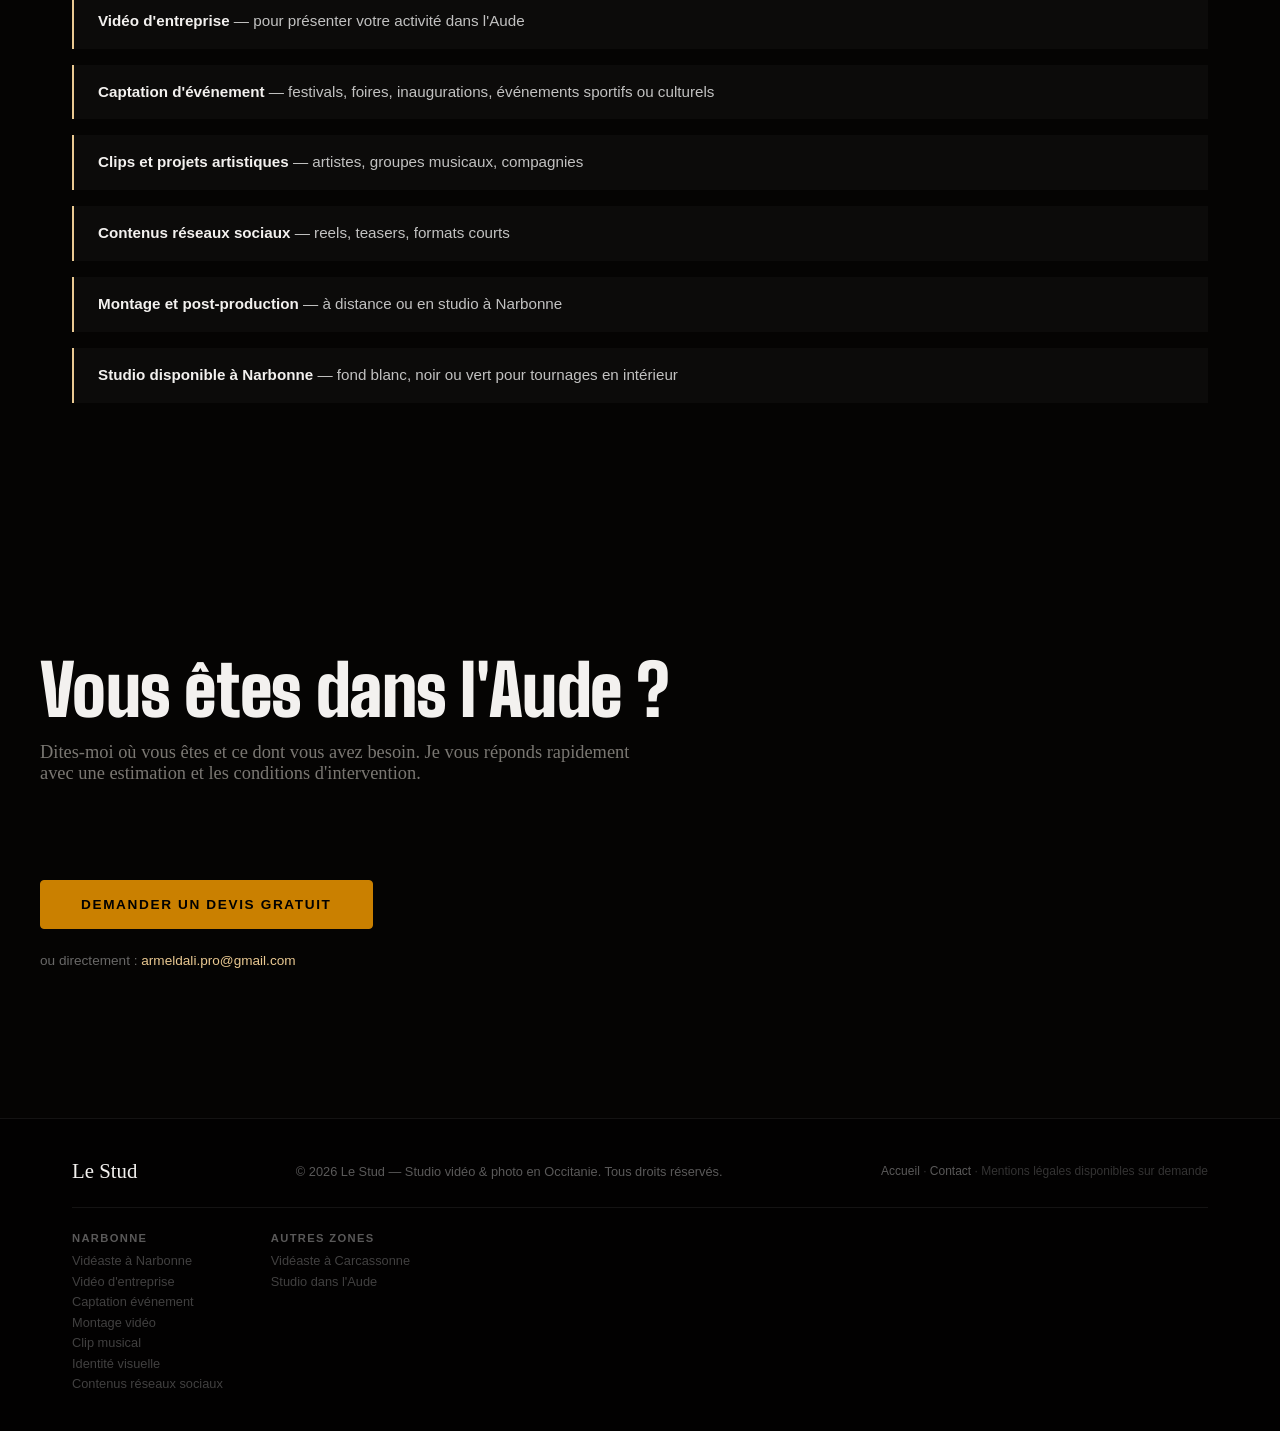
<file: studio-audiovisuel-aude/index.html>
<!DOCTYPE html>
<html lang="fr">
<head>
  <meta charset="UTF-8" />
  <meta name="viewport" content="width=device-width, initial-scale=1.0" />
  <title>Studio audiovisuel dans l'Aude — Le Stud Narbonne</title>
  <meta name="description" content="Le Stud, studio audiovisuel indépendant dans l'Aude. Interventions à Narbonne, Carcassonne et dans tout le département. Devis gratuit sous 48h." />
  <link rel="canonical" href="https://www.lestudpro.fr/studio-audiovisuel-aude/" />
  <meta property="og:title" content="Studio audiovisuel dans l'Aude — Le Stud" />
  <meta property="og:description" content="Le Stud, studio audiovisuel indépendant dans l'Aude. Narbonne, Carcassonne et tout le département. Devis gratuit sous 48h." />
  <meta property="og:type" content="website" />
  <meta property="og:url" content="https://www.lestudpro.fr/studio-audiovisuel-aude/" />
  <meta property="og:image" content="https://www.lestudpro.fr/images/tournage-video-professionnel-occitanie-le-stud.jpg" />
  <meta name="theme-color" content="#0a0602" />
  <script type="application/ld+json">
  {
    "@context": "https://schema.org",
    "@type": "LocalBusiness",
    "name": "Le Stud",
    "description": "Studio audiovisuel indépendant dans l'Aude, basé à Narbonne. Vidéo d'entreprise, clips, montage et captation dans tout le département.",
    "url": "https://www.lestudpro.fr",
    "email": "armeldali.pro@gmail.com",
    "address": {
      "@type": "PostalAddress",
      "addressLocality": "Narbonne",
      "addressRegion": "Occitanie",
      "addressCountry": "FR"
    },
    "areaServed": ["Narbonne", "Carcassonne", "Aude", "Occitanie"],
    "priceRange": "€€",
    "openingHours": "Mo-Fr 09:00-18:00"
  }
  </script>
  <link rel="preconnect" href="https://fonts.googleapis.com">
  <link rel="preconnect" href="https://fonts.gstatic.com" crossorigin>
  <link href="https://fonts.googleapis.com/css2?family=Big+Shoulders+Display:wght@900&display=swap" rel="stylesheet">
  <link rel="stylesheet" href="../style.css" />
  <link rel="stylesheet" href="../service-pages.css" />
</head>
<body class="service-page">

  <a href="#contenu" class="skip-link">Aller au contenu principal</a>

  <nav id="navbar">
    <a href="/" class="nav-logo">Le Stud</a>
    <button class="nav-toggle" id="navToggle" aria-label="Menu">&#9776;</button>
    <ul class="nav-links" id="navLinks">
      <li><a href="/">Accueil</a></li>
      <li><a href="/#services">Services</a></li>
      <li><a href="/#portfolio">Portfolio</a></li>
      <li><a href="/#contact" class="nav-cta">Contact</a></li>
    </ul>
  </nav>

  <main id="contenu">

    <section class="local-hero section section-dark">
      <div class="container">
        <p class="hero-eyebrow">Le Stud · Département de l'Aude</p>
        <h1>Studio audiovisuel dans l'Aude</h1>
        <p class="section-subtitle">Le Stud est un studio audiovisuel indépendant basé à Narbonne, intervenant dans tout le département de l'Aude — Carcassonne, Lézignan-Corbières, Gruissan, Limoux et alentours.</p>
        <a href="/#contact" class="btn-primary">Demander un devis gratuit</a>
      </div>
    </section>

    <section class="section section-light">
      <div class="container">
        <h2 class="section-title left reveal">Zone d'intervention dans l'Aude</h2>
        <p class="section-subtitle left reveal">Je me déplace dans l'ensemble du département pour vos projets, avec mon propre matériel. Les frais de déplacement sont intégrés au devis.</p>
        <ul class="local-services reveal-stagger">
          <li><strong>Narbonne</strong> et Narbonnais — zone principale, sans frais de déplacement</li>
          <li><strong>Carcassonne</strong> et Carcassonnais — interventions régulières</li>
          <li><strong>Lézignan-Corbières</strong> — Corbières et vignobles</li>
          <li><strong>Gruissan, Port-la-Nouvelle</strong> — littoral audois</li>
          <li><strong>Limoux, Quillan</strong> — Haute Vallée de l'Aude</li>
          <li><strong>Autres communes</strong> — sur devis selon la distance</li>
        </ul>
      </div>
    </section>

    <section class="section section-dark">
      <div class="container">
        <h2 class="section-title left reveal">Services proposés dans l'Aude</h2>
        <ul class="local-services reveal-stagger">
          <li><strong>Vidéo d'entreprise</strong> — pour présenter votre activité dans l'Aude</li>
          <li><strong>Captation d'événement</strong> — festivals, foires, inaugurations, événements sportifs ou culturels</li>
          <li><strong>Clips et projets artistiques</strong> — artistes, groupes musicaux, compagnies</li>
          <li><strong>Contenus réseaux sociaux</strong> — reels, teasers, formats courts</li>
          <li><strong>Montage et post-production</strong> — à distance ou en studio à Narbonne</li>
          <li><strong>Studio disponible à Narbonne</strong> — fond blanc, noir ou vert pour tournages en intérieur</li>
        </ul>
      </div>
    </section>

    <section class="section section-dark">
      <div class="container local-cta">
        <h2 class="section-title left reveal">Vous êtes dans l'Aude ?</h2>
        <p class="section-subtitle left reveal">Dites-moi où vous êtes et ce dont vous avez besoin. Je vous réponds rapidement avec une estimation et les conditions d'intervention.</p>
        <a href="/#contact" class="btn-primary">Demander un devis gratuit</a>
        <p class="local-email">ou directement : <a href="mailto:armeldali.pro@gmail.com">armeldali.pro@gmail.com</a></p>
      </div>
    </section>

  </main>

  <footer id="footer">
    <div class="container">
      <div class="footer-content">
        <span class="footer-logo">Le Stud</span>
        <p>© 2026 Le Stud — Studio vidéo &amp; photo en Occitanie. Tous droits réservés.</p>
        <p class="footer-mention"><a href="/">Accueil</a> · <a href="mailto:armeldali.pro@gmail.com">Contact</a> · Mentions légales disponibles sur demande</p>
      </div>
      <nav class="footer-local" aria-label="Pages locales">
        <div class="footer-local-col">
          <strong>Narbonne</strong>
          <a href="/videaste-narbonne/">Vidéaste à Narbonne</a>
          <a href="/video-entreprise-narbonne/">Vidéo d'entreprise</a>
          <a href="/captation-evenement-narbonne/">Captation événement</a>
          <a href="/montage-video-narbonne/">Montage vidéo</a>
          <a href="/clip-musical-narbonne/">Clip musical</a>
          <a href="/identite-visuelle-narbonne/">Identité visuelle</a>
          <a href="/contenu-reseaux-sociaux-narbonne/">Contenus réseaux sociaux</a>
        </div>
        <div class="footer-local-col">
          <strong>Autres zones</strong>
          <a href="/videaste-carcassonne/">Vidéaste à Carcassonne</a>
          <a href="/studio-audiovisuel-aude/">Studio dans l'Aude</a>
        </div>
      </nav>
    </div>
  </footer>

  <script>
    const navbar = document.getElementById('navbar');
    window.addEventListener('scroll', () => { navbar.classList.toggle('scrolled', window.scrollY > 50); }, { passive: true });
    const navToggle = document.getElementById('navToggle');
    const navLinks  = document.getElementById('navLinks');
    navToggle.addEventListener('click', () => navLinks.classList.toggle('open'));
    navLinks.querySelectorAll('a').forEach(l => l.addEventListener('click', () => navLinks.classList.remove('open')));
    const msgs = ['Bien essayé', 'non.', 'Pourquoi faire ?'];
    let toastEl = null, hideTimer = null;
    function showToast() {
      if (!toastEl) { toastEl = document.createElement('div'); toastEl.id = 'copy-toast'; document.body.appendChild(toastEl); }
      toastEl.textContent = msgs[Math.floor(Math.random() * msgs.length)];
      toastEl.classList.add('visible');
      clearTimeout(hideTimer);
      hideTimer = setTimeout(() => toastEl.classList.remove('visible'), 1800);
    }
    document.addEventListener('contextmenu', e => { e.preventDefault(); showToast(); });
    document.addEventListener('copy',        e => { e.preventDefault(); showToast(); });
    document.addEventListener('cut',         e => { e.preventDefault(); showToast(); });
    document.addEventListener('selectstart', e => e.preventDefault());
    document.addEventListener('dragstart',   e => { e.preventDefault(); showToast(); });
    const ro = new IntersectionObserver((entries) => {
      entries.forEach(e => { if (e.isIntersecting) { e.target.classList.add('visible'); ro.unobserve(e.target); } });
    }, { threshold: 0.1, rootMargin: '0px 0px -52px 0px' });
    document.querySelectorAll('.reveal, .reveal-stagger').forEach(el => ro.observe(el));
  </script>
</body>
</html>
</file>
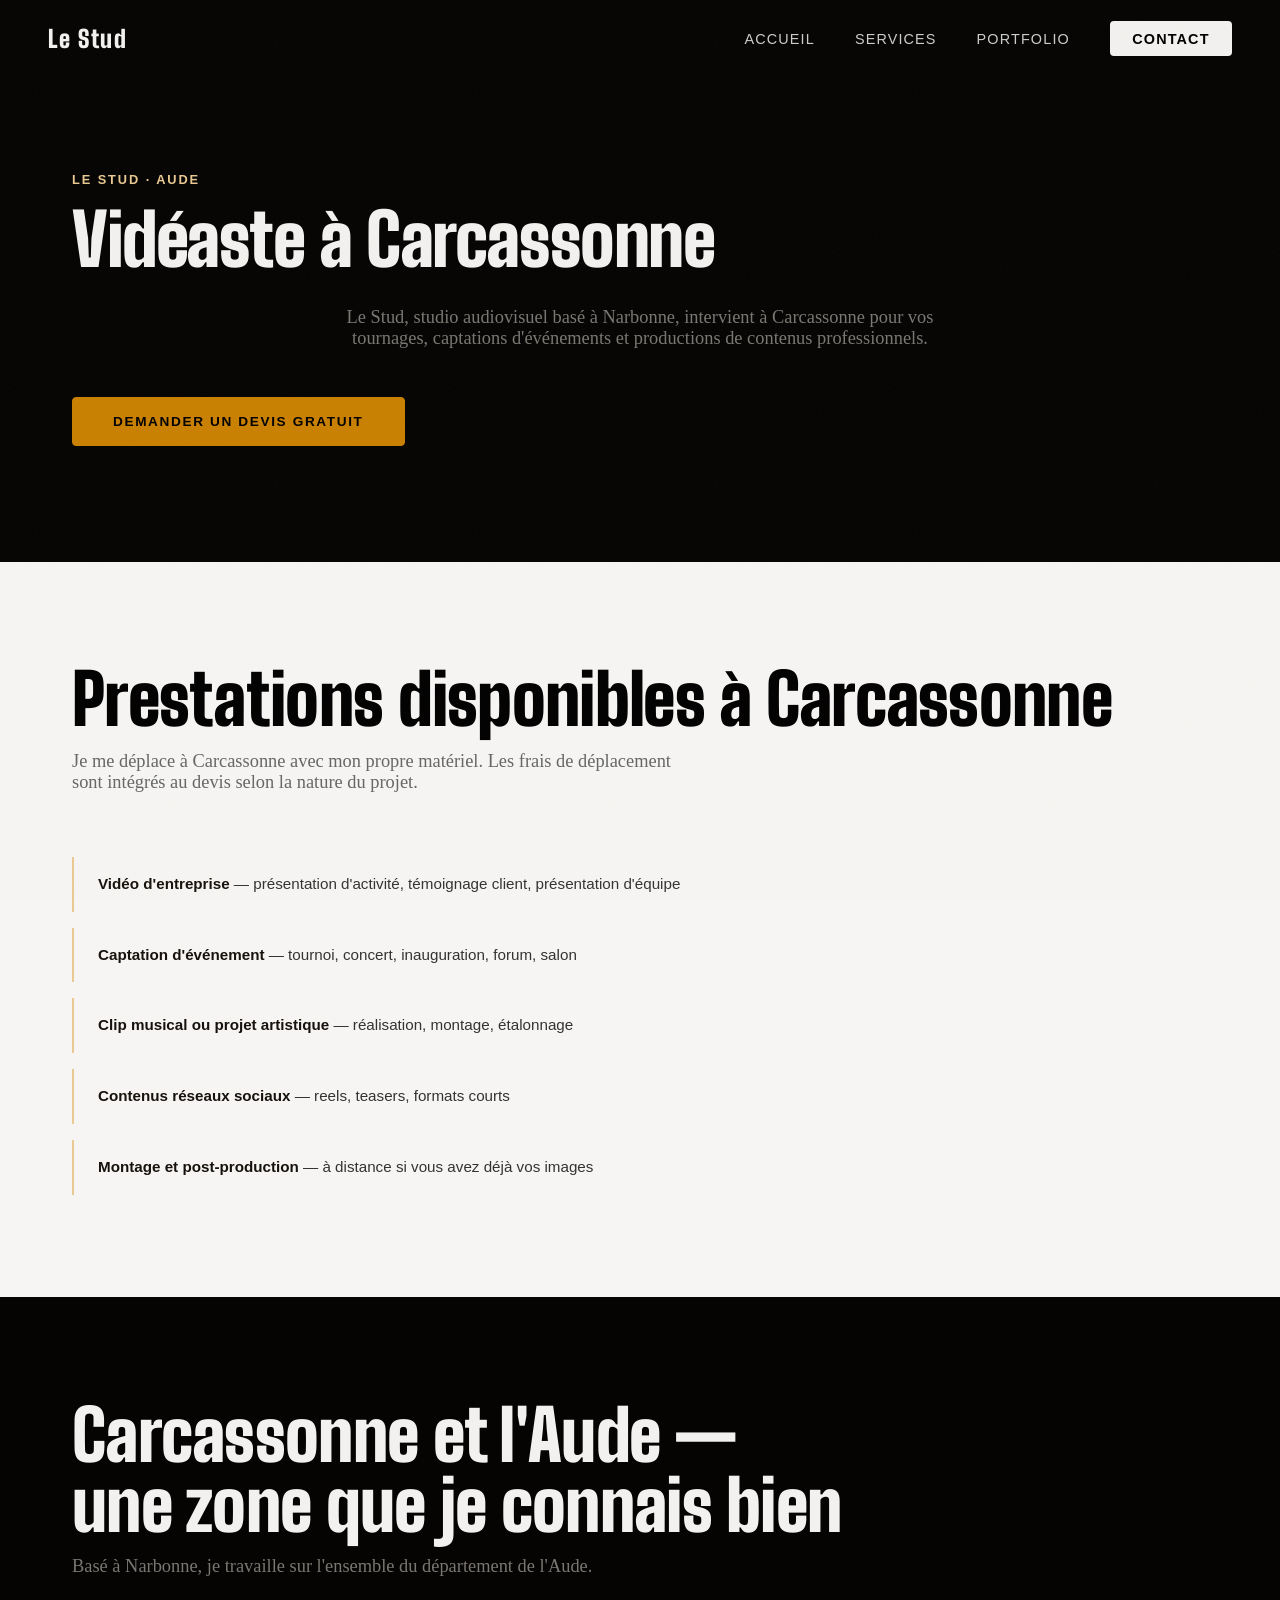
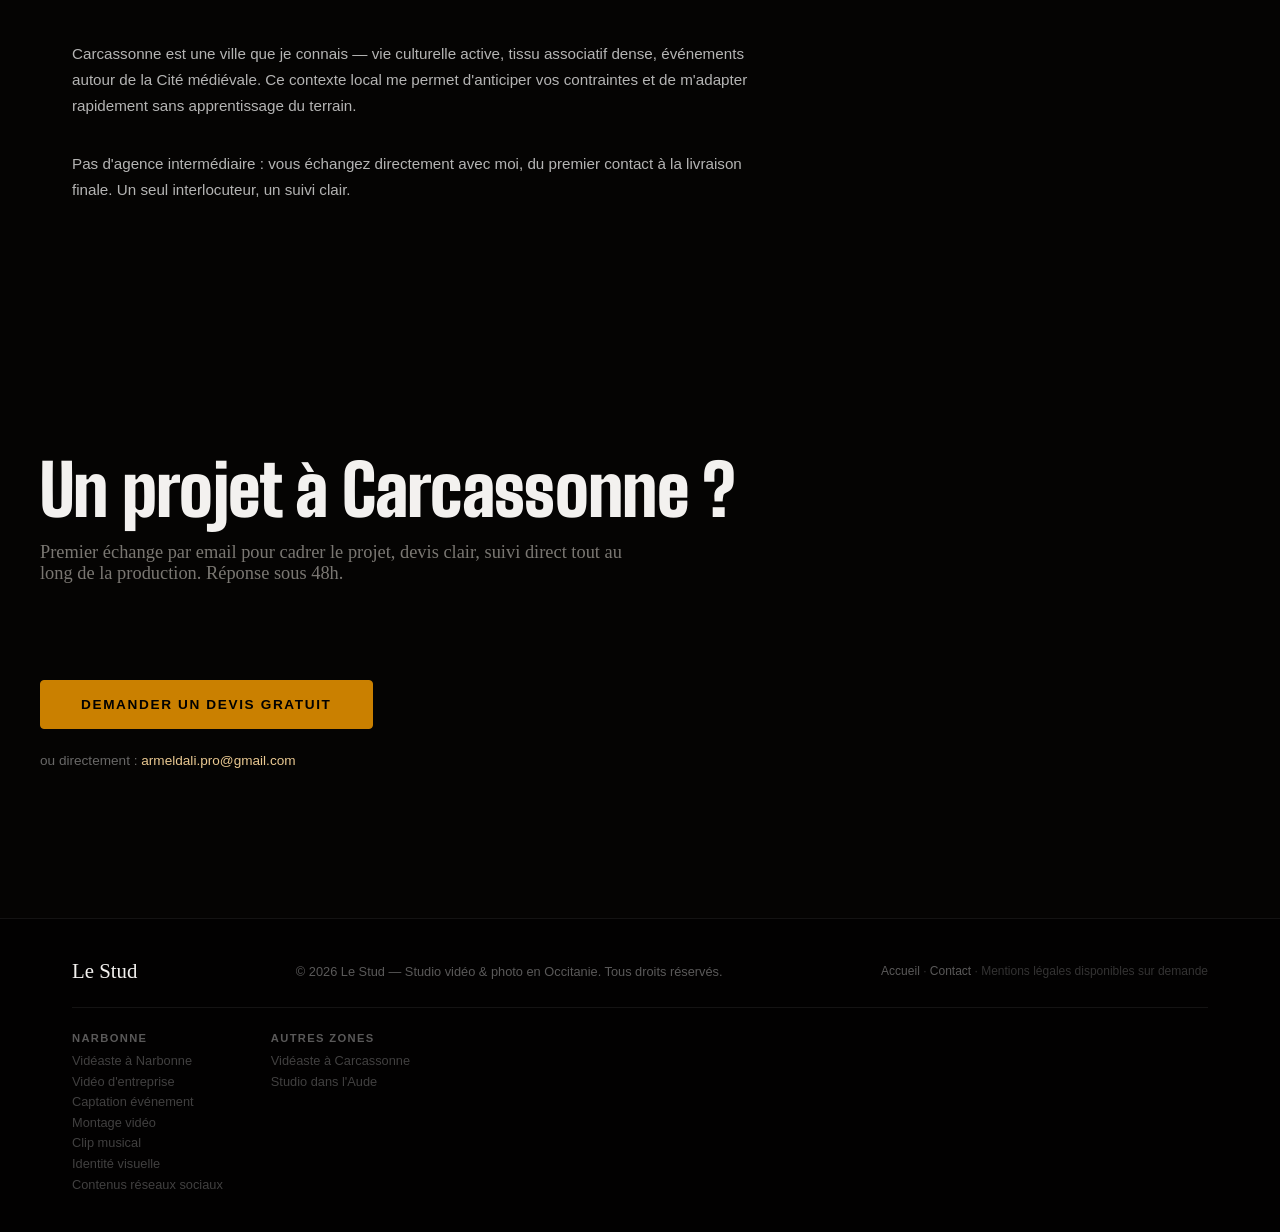
<file: videaste-carcassonne/index.html>
<!DOCTYPE html>
<html lang="fr">
<head>
  <meta charset="UTF-8" />
  <meta name="viewport" content="width=device-width, initial-scale=1.0" />
  <title>Vidéaste à Carcassonne — Vidéo professionnelle | Le Stud</title>
  <meta name="description" content="Le Stud intervient à Carcassonne pour vos tournages, clips et vidéos d'entreprise. Studio basé à Narbonne, dans l'Aude. Devis gratuit sous 48h." />
  <link rel="canonical" href="https://www.lestudpro.fr/videaste-carcassonne/" />
  <meta property="og:title" content="Vidéaste à Carcassonne — Le Stud" />
  <meta property="og:description" content="Le Stud intervient à Carcassonne pour vos tournages, clips et vidéos d'entreprise. Devis gratuit sous 48h." />
  <meta property="og:type" content="website" />
  <meta property="og:url" content="https://www.lestudpro.fr/videaste-carcassonne/" />
  <meta property="og:image" content="https://www.lestudpro.fr/images/tournage-video-professionnel-occitanie-le-stud.jpg" />
  <meta name="theme-color" content="#0a0602" />
  <script type="application/ld+json">
  {
    "@context": "https://schema.org",
    "@type": "LocalBusiness",
    "name": "Le Stud",
    "description": "Vidéaste basé à Narbonne, intervenant à Carcassonne et dans l'Aude pour vidéo d'entreprise, clips et captation d'événement.",
    "url": "https://www.lestudpro.fr",
    "email": "armeldali.pro@gmail.com",
    "address": {
      "@type": "PostalAddress",
      "addressLocality": "Narbonne",
      "addressRegion": "Occitanie",
      "addressCountry": "FR"
    },
    "areaServed": ["Narbonne", "Carcassonne", "Aude", "Occitanie"],
    "priceRange": "€€",
    "openingHours": "Mo-Fr 09:00-18:00"
  }
  </script>
  <link rel="preconnect" href="https://fonts.googleapis.com">
  <link rel="preconnect" href="https://fonts.gstatic.com" crossorigin>
  <link href="https://fonts.googleapis.com/css2?family=Big+Shoulders+Display:wght@900&display=swap" rel="stylesheet">
  <link rel="stylesheet" href="../style.css" />
  <link rel="stylesheet" href="../service-pages.css" />
</head>
<body class="service-page">

  <a href="#contenu" class="skip-link">Aller au contenu principal</a>

  <nav id="navbar">
    <a href="/" class="nav-logo">Le Stud</a>
    <button class="nav-toggle" id="navToggle" aria-label="Menu">&#9776;</button>
    <ul class="nav-links" id="navLinks">
      <li><a href="/">Accueil</a></li>
      <li><a href="/#services">Services</a></li>
      <li><a href="/#portfolio">Portfolio</a></li>
      <li><a href="/#contact" class="nav-cta">Contact</a></li>
    </ul>
  </nav>

  <main id="contenu">

    <section class="local-hero section section-dark">
      <div class="container">
        <p class="hero-eyebrow">Le Stud · Aude</p>
        <h1>Vidéaste à Carcassonne</h1>
        <p class="section-subtitle">Le Stud, studio audiovisuel basé à Narbonne, intervient à Carcassonne pour vos tournages, captations d'événements et productions de contenus professionnels.</p>
        <a href="/#contact" class="btn-primary">Demander un devis gratuit</a>
      </div>
    </section>

    <section class="section section-light">
      <div class="container">
        <h2 class="section-title left reveal">Prestations disponibles à Carcassonne</h2>
        <p class="section-subtitle left reveal">Je me déplace à Carcassonne avec mon propre matériel. Les frais de déplacement sont intégrés au devis selon la nature du projet.</p>
        <ul class="local-services reveal-stagger">
          <li><strong>Vidéo d'entreprise</strong> — présentation d'activité, témoignage client, présentation d'équipe</li>
          <li><strong>Captation d'événement</strong> — tournoi, concert, inauguration, forum, salon</li>
          <li><strong>Clip musical ou projet artistique</strong> — réalisation, montage, étalonnage</li>
          <li><strong>Contenus réseaux sociaux</strong> — reels, teasers, formats courts</li>
          <li><strong>Montage et post-production</strong> — à distance si vous avez déjà vos images</li>
        </ul>
      </div>
    </section>

    <section class="section section-dark">
      <div class="container">
        <h2 class="section-title left reveal">Carcassonne et l'Aude — une zone que je connais bien</h2>
        <p class="section-subtitle left reveal">Basé à Narbonne, je travaille sur l'ensemble du département de l'Aude.</p>
        <p class="local-text reveal">Carcassonne est une ville que je connais — vie culturelle active, tissu associatif dense, événements autour de la Cité médiévale. Ce contexte local me permet d'anticiper vos contraintes et de m'adapter rapidement sans apprentissage du terrain.</p>
        <p class="local-text reveal">Pas d'agence intermédiaire : vous échangez directement avec moi, du premier contact à la livraison finale. Un seul interlocuteur, un suivi clair.</p>
      </div>
    </section>

    <section class="section section-dark">
      <div class="container local-cta">
        <h2 class="section-title left reveal">Un projet à Carcassonne ?</h2>
        <p class="section-subtitle left reveal">Premier échange par email pour cadrer le projet, devis clair, suivi direct tout au long de la production. Réponse sous 48h.</p>
        <a href="/#contact" class="btn-primary">Demander un devis gratuit</a>
        <p class="local-email">ou directement : <a href="mailto:armeldali.pro@gmail.com">armeldali.pro@gmail.com</a></p>
      </div>
    </section>

  </main>

  <footer id="footer">
    <div class="container">
      <div class="footer-content">
        <span class="footer-logo">Le Stud</span>
        <p>© 2026 Le Stud — Studio vidéo &amp; photo en Occitanie. Tous droits réservés.</p>
        <p class="footer-mention"><a href="/">Accueil</a> · <a href="mailto:armeldali.pro@gmail.com">Contact</a> · Mentions légales disponibles sur demande</p>
      </div>
      <nav class="footer-local" aria-label="Pages locales">
        <div class="footer-local-col">
          <strong>Narbonne</strong>
          <a href="/videaste-narbonne/">Vidéaste à Narbonne</a>
          <a href="/video-entreprise-narbonne/">Vidéo d'entreprise</a>
          <a href="/captation-evenement-narbonne/">Captation événement</a>
          <a href="/montage-video-narbonne/">Montage vidéo</a>
          <a href="/clip-musical-narbonne/">Clip musical</a>
          <a href="/identite-visuelle-narbonne/">Identité visuelle</a>
          <a href="/contenu-reseaux-sociaux-narbonne/">Contenus réseaux sociaux</a>
        </div>
        <div class="footer-local-col">
          <strong>Autres zones</strong>
          <a href="/videaste-carcassonne/">Vidéaste à Carcassonne</a>
          <a href="/studio-audiovisuel-aude/">Studio dans l'Aude</a>
        </div>
      </nav>
    </div>
  </footer>

  <script>
    const navbar = document.getElementById('navbar');
    window.addEventListener('scroll', () => { navbar.classList.toggle('scrolled', window.scrollY > 50); }, { passive: true });
    const navToggle = document.getElementById('navToggle');
    const navLinks  = document.getElementById('navLinks');
    navToggle.addEventListener('click', () => navLinks.classList.toggle('open'));
    navLinks.querySelectorAll('a').forEach(l => l.addEventListener('click', () => navLinks.classList.remove('open')));
    const msgs = ['Bien essayé', 'non.', 'Pourquoi faire ?'];
    let toastEl = null, hideTimer = null;
    function showToast() {
      if (!toastEl) { toastEl = document.createElement('div'); toastEl.id = 'copy-toast'; document.body.appendChild(toastEl); }
      toastEl.textContent = msgs[Math.floor(Math.random() * msgs.length)];
      toastEl.classList.add('visible');
      clearTimeout(hideTimer);
      hideTimer = setTimeout(() => toastEl.classList.remove('visible'), 1800);
    }
    document.addEventListener('contextmenu', e => { e.preventDefault(); showToast(); });
    document.addEventListener('copy',        e => { e.preventDefault(); showToast(); });
    document.addEventListener('cut',         e => { e.preventDefault(); showToast(); });
    document.addEventListener('selectstart', e => e.preventDefault());
    document.addEventListener('dragstart',   e => { e.preventDefault(); showToast(); });
    const ro = new IntersectionObserver((entries) => {
      entries.forEach(e => { if (e.isIntersecting) { e.target.classList.add('visible'); ro.unobserve(e.target); } });
    }, { threshold: 0.1, rootMargin: '0px 0px -52px 0px' });
    document.querySelectorAll('.reveal, .reveal-stagger').forEach(el => ro.observe(el));
  </script>
</body>
</html>
</file>
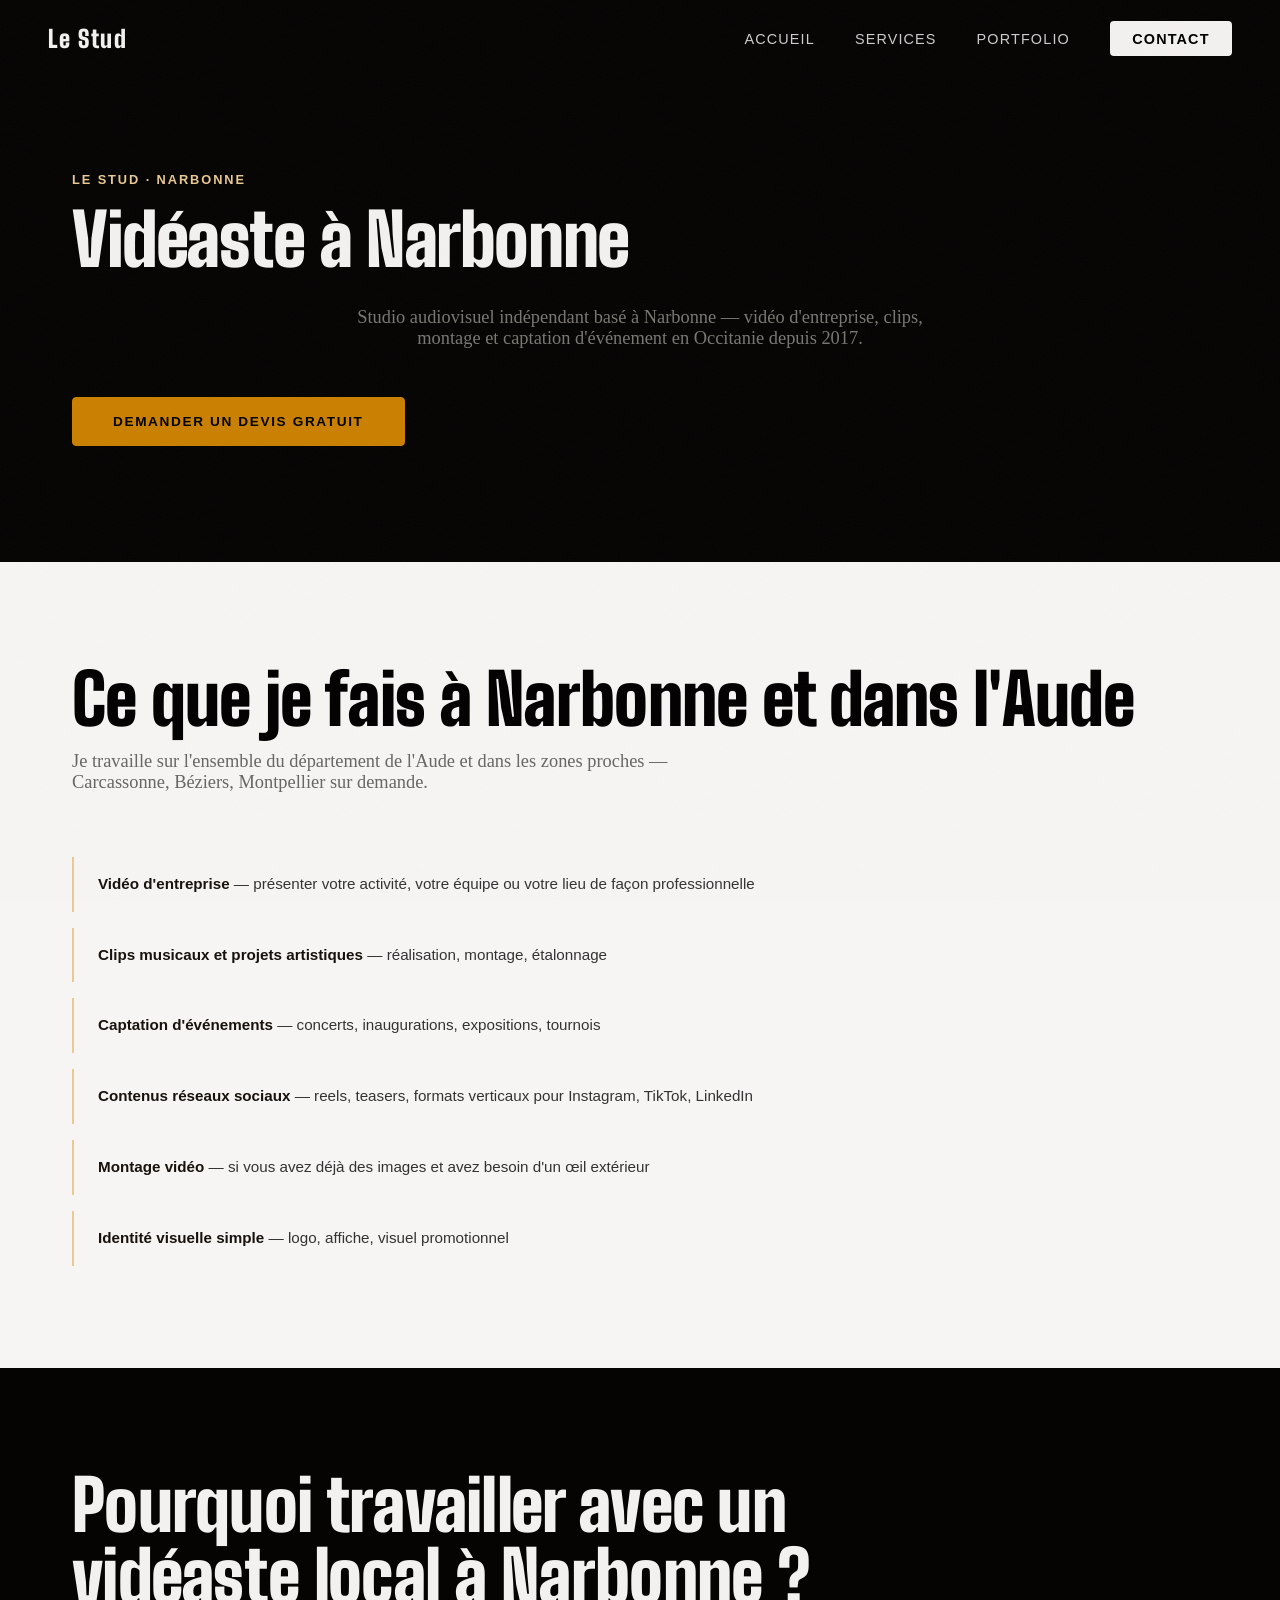
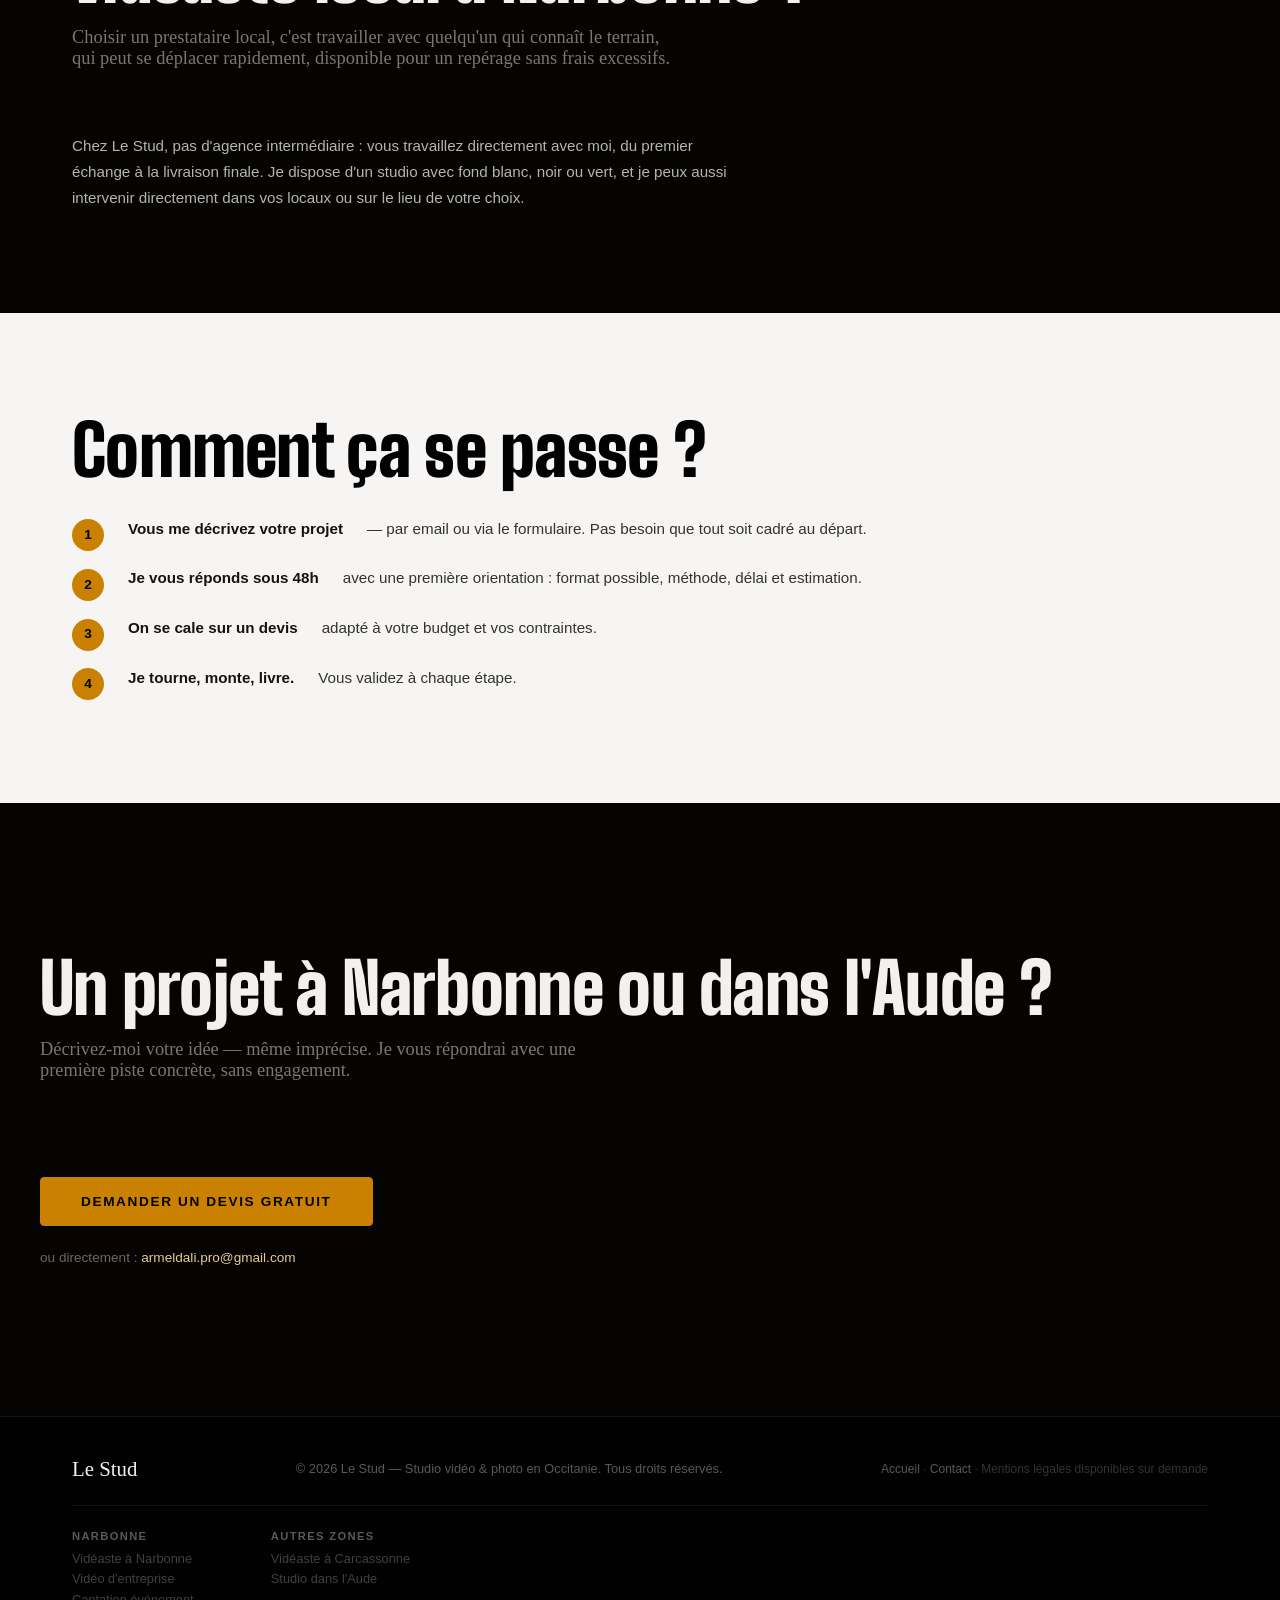
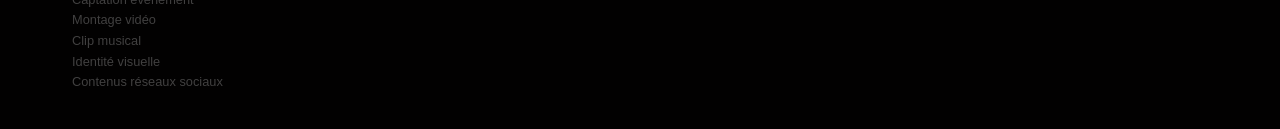
<file: videaste-narbonne/index.html>
<!DOCTYPE html>
<html lang="fr">
<head>
  <meta charset="UTF-8" />
  <meta name="viewport" content="width=device-width, initial-scale=1.0" />
  <title>Vidéaste à Narbonne — Le Stud, studio audiovisuel</title>
  <meta name="description" content="Besoin d'un vidéaste à Narbonne ? Le Stud réalise vos vidéos d'entreprise, clips et contenus depuis 2017. Studio disponible, devis gratuit sous 48h." />
  <link rel="canonical" href="https://www.lestudpro.fr/videaste-narbonne/" />
  <meta property="og:title" content="Vidéaste à Narbonne — Le Stud" />
  <meta property="og:description" content="Besoin d'un vidéaste à Narbonne ? Le Stud réalise vos vidéos d'entreprise, clips et contenus depuis 2017. Devis gratuit sous 48h." />
  <meta property="og:type" content="website" />
  <meta property="og:url" content="https://www.lestudpro.fr/videaste-narbonne/" />
  <meta property="og:image" content="https://www.lestudpro.fr/images/tournage-video-professionnel-occitanie-le-stud.jpg" />
  <meta name="theme-color" content="#0a0602" />
  <script type="application/ld+json">
  {
    "@context": "https://schema.org",
    "@type": "LocalBusiness",
    "name": "Le Stud",
    "description": "Vidéaste indépendant à Narbonne. Vidéo d'entreprise, clips, montage, captation d'événement et contenus réseaux sociaux en Occitanie.",
    "url": "https://www.lestudpro.fr",
    "email": "armeldali.pro@gmail.com",
    "address": {
      "@type": "PostalAddress",
      "addressLocality": "Narbonne",
      "addressRegion": "Occitanie",
      "addressCountry": "FR"
    },
    "areaServed": ["Narbonne", "Carcassonne", "Aude", "Occitanie"],
    "priceRange": "€€",
    "openingHours": "Mo-Fr 09:00-18:00"
  }
  </script>
  <link rel="preconnect" href="https://fonts.googleapis.com">
  <link rel="preconnect" href="https://fonts.gstatic.com" crossorigin>
  <link href="https://fonts.googleapis.com/css2?family=Big+Shoulders+Display:wght@900&display=swap" rel="stylesheet">
  <link rel="stylesheet" href="../style.css" />
  <link rel="stylesheet" href="../service-pages.css" />
</head>
<body class="service-page">

  <a href="#contenu" class="skip-link">Aller au contenu principal</a>

  <nav id="navbar">
    <a href="/" class="nav-logo">Le Stud</a>
    <button class="nav-toggle" id="navToggle" aria-label="Menu">&#9776;</button>
    <ul class="nav-links" id="navLinks">
      <li><a href="/">Accueil</a></li>
      <li><a href="/#services">Services</a></li>
      <li><a href="/#portfolio">Portfolio</a></li>
      <li><a href="/#contact" class="nav-cta">Contact</a></li>
    </ul>
  </nav>

  <main id="contenu">

    <section class="local-hero section section-dark">
      <div class="container">
        <p class="hero-eyebrow">Le Stud · Narbonne</p>
        <h1>Vidéaste à Narbonne</h1>
        <p class="section-subtitle">Studio audiovisuel indépendant basé à Narbonne — vidéo d'entreprise, clips, montage et captation d'événement en Occitanie depuis 2017.</p>
        <a href="/#contact" class="btn-primary">Demander un devis gratuit</a>
      </div>
    </section>

    <section class="section section-light">
      <div class="container">
        <h2 class="section-title left reveal">Ce que je fais à Narbonne et dans l'Aude</h2>
        <p class="section-subtitle left reveal">Je travaille sur l'ensemble du département de l'Aude et dans les zones proches — Carcassonne, Béziers, Montpellier sur demande.</p>
        <ul class="local-services reveal-stagger">
          <li><strong>Vidéo d'entreprise</strong> — présenter votre activité, votre équipe ou votre lieu de façon professionnelle</li>
          <li><strong>Clips musicaux et projets artistiques</strong> — réalisation, montage, étalonnage</li>
          <li><strong>Captation d'événements</strong> — concerts, inaugurations, expositions, tournois</li>
          <li><strong>Contenus réseaux sociaux</strong> — reels, teasers, formats verticaux pour Instagram, TikTok, LinkedIn</li>
          <li><strong>Montage vidéo</strong> — si vous avez déjà des images et avez besoin d'un œil extérieur</li>
          <li><strong>Identité visuelle simple</strong> — logo, affiche, visuel promotionnel</li>
        </ul>
      </div>
    </section>

    <section class="section section-dark">
      <div class="container">
        <h2 class="section-title left reveal">Pourquoi travailler avec un vidéaste local à Narbonne ?</h2>
        <p class="section-subtitle left reveal">Choisir un prestataire local, c'est travailler avec quelqu'un qui connaît le terrain, qui peut se déplacer rapidement, disponible pour un repérage sans frais excessifs.</p>
        <p class="local-text reveal">Chez Le Stud, pas d'agence intermédiaire : vous travaillez directement avec moi, du premier échange à la livraison finale. Je dispose d'un studio avec fond blanc, noir ou vert, et je peux aussi intervenir directement dans vos locaux ou sur le lieu de votre choix.</p>
      </div>
    </section>

    <section class="section section-light">
      <div class="container">
        <h2 class="section-title left reveal">Comment ça se passe ?</h2>
        <ol class="local-steps reveal-stagger">
          <li><strong>Vous me décrivez votre projet</strong> — par email ou via le formulaire. Pas besoin que tout soit cadré au départ.</li>
          <li><strong>Je vous réponds sous 48h</strong> avec une première orientation : format possible, méthode, délai et estimation.</li>
          <li><strong>On se cale sur un devis</strong> adapté à votre budget et vos contraintes.</li>
          <li><strong>Je tourne, monte, livre.</strong> Vous validez à chaque étape.</li>
        </ol>
      </div>
    </section>

    <section class="section section-dark">
      <div class="container local-cta">
        <h2 class="section-title left reveal">Un projet à Narbonne ou dans l'Aude ?</h2>
        <p class="section-subtitle left reveal">Décrivez-moi votre idée — même imprécise. Je vous répondrai avec une première piste concrète, sans engagement.</p>
        <a href="/#contact" class="btn-primary">Demander un devis gratuit</a>
        <p class="local-email">ou directement : <a href="mailto:armeldali.pro@gmail.com">armeldali.pro@gmail.com</a></p>
      </div>
    </section>

  </main>

  <footer id="footer">
    <div class="container">
      <div class="footer-content">
        <span class="footer-logo">Le Stud</span>
        <p>© 2026 Le Stud — Studio vidéo &amp; photo en Occitanie. Tous droits réservés.</p>
        <p class="footer-mention"><a href="/">Accueil</a> · <a href="mailto:armeldali.pro@gmail.com">Contact</a> · Mentions légales disponibles sur demande</p>
      </div>
      <nav class="footer-local" aria-label="Pages locales">
        <div class="footer-local-col">
          <strong>Narbonne</strong>
          <a href="/videaste-narbonne/">Vidéaste à Narbonne</a>
          <a href="/video-entreprise-narbonne/">Vidéo d'entreprise</a>
          <a href="/captation-evenement-narbonne/">Captation événement</a>
          <a href="/montage-video-narbonne/">Montage vidéo</a>
          <a href="/clip-musical-narbonne/">Clip musical</a>
          <a href="/identite-visuelle-narbonne/">Identité visuelle</a>
          <a href="/contenu-reseaux-sociaux-narbonne/">Contenus réseaux sociaux</a>
        </div>
        <div class="footer-local-col">
          <strong>Autres zones</strong>
          <a href="/videaste-carcassonne/">Vidéaste à Carcassonne</a>
          <a href="/studio-audiovisuel-aude/">Studio dans l'Aude</a>
        </div>
      </nav>
    </div>
  </footer>

  <script>
    const navbar = document.getElementById('navbar');
    window.addEventListener('scroll', () => { navbar.classList.toggle('scrolled', window.scrollY > 50); }, { passive: true });
    const navToggle = document.getElementById('navToggle');
    const navLinks  = document.getElementById('navLinks');
    navToggle.addEventListener('click', () => navLinks.classList.toggle('open'));
    navLinks.querySelectorAll('a').forEach(l => l.addEventListener('click', () => navLinks.classList.remove('open')));
    const msgs = ['Bien essayé', 'non.', 'Pourquoi faire ?'];
    let toastEl = null, hideTimer = null;
    function showToast() {
      if (!toastEl) { toastEl = document.createElement('div'); toastEl.id = 'copy-toast'; document.body.appendChild(toastEl); }
      toastEl.textContent = msgs[Math.floor(Math.random() * msgs.length)];
      toastEl.classList.add('visible');
      clearTimeout(hideTimer);
      hideTimer = setTimeout(() => toastEl.classList.remove('visible'), 1800);
    }
    document.addEventListener('contextmenu', e => { e.preventDefault(); showToast(); });
    document.addEventListener('copy',        e => { e.preventDefault(); showToast(); });
    document.addEventListener('cut',         e => { e.preventDefault(); showToast(); });
    document.addEventListener('selectstart', e => e.preventDefault());
    document.addEventListener('dragstart',   e => { e.preventDefault(); showToast(); });
    const ro = new IntersectionObserver((entries) => {
      entries.forEach(e => { if (e.isIntersecting) { e.target.classList.add('visible'); ro.unobserve(e.target); } });
    }, { threshold: 0.1, rootMargin: '0px 0px -52px 0px' });
    document.querySelectorAll('.reveal, .reveal-stagger').forEach(el => ro.observe(el));
  </script>
</body>
</html>
</file>
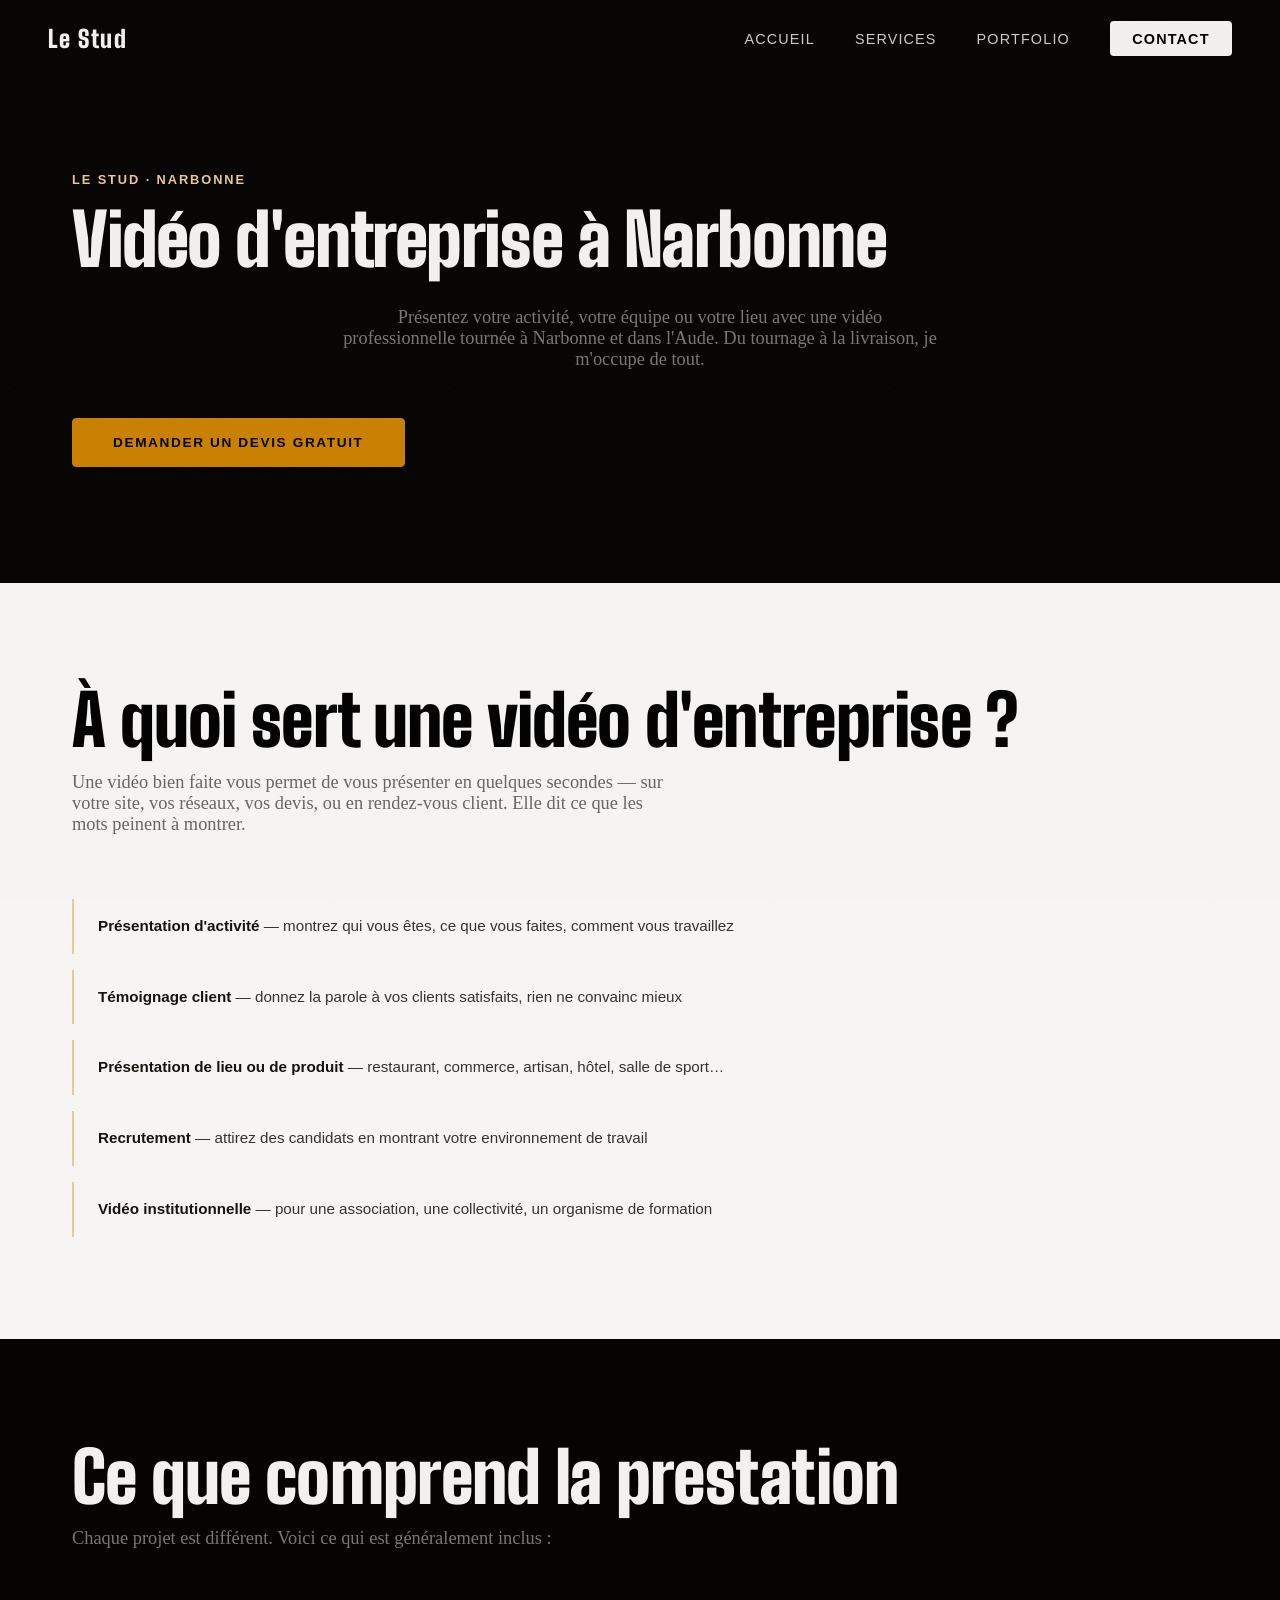
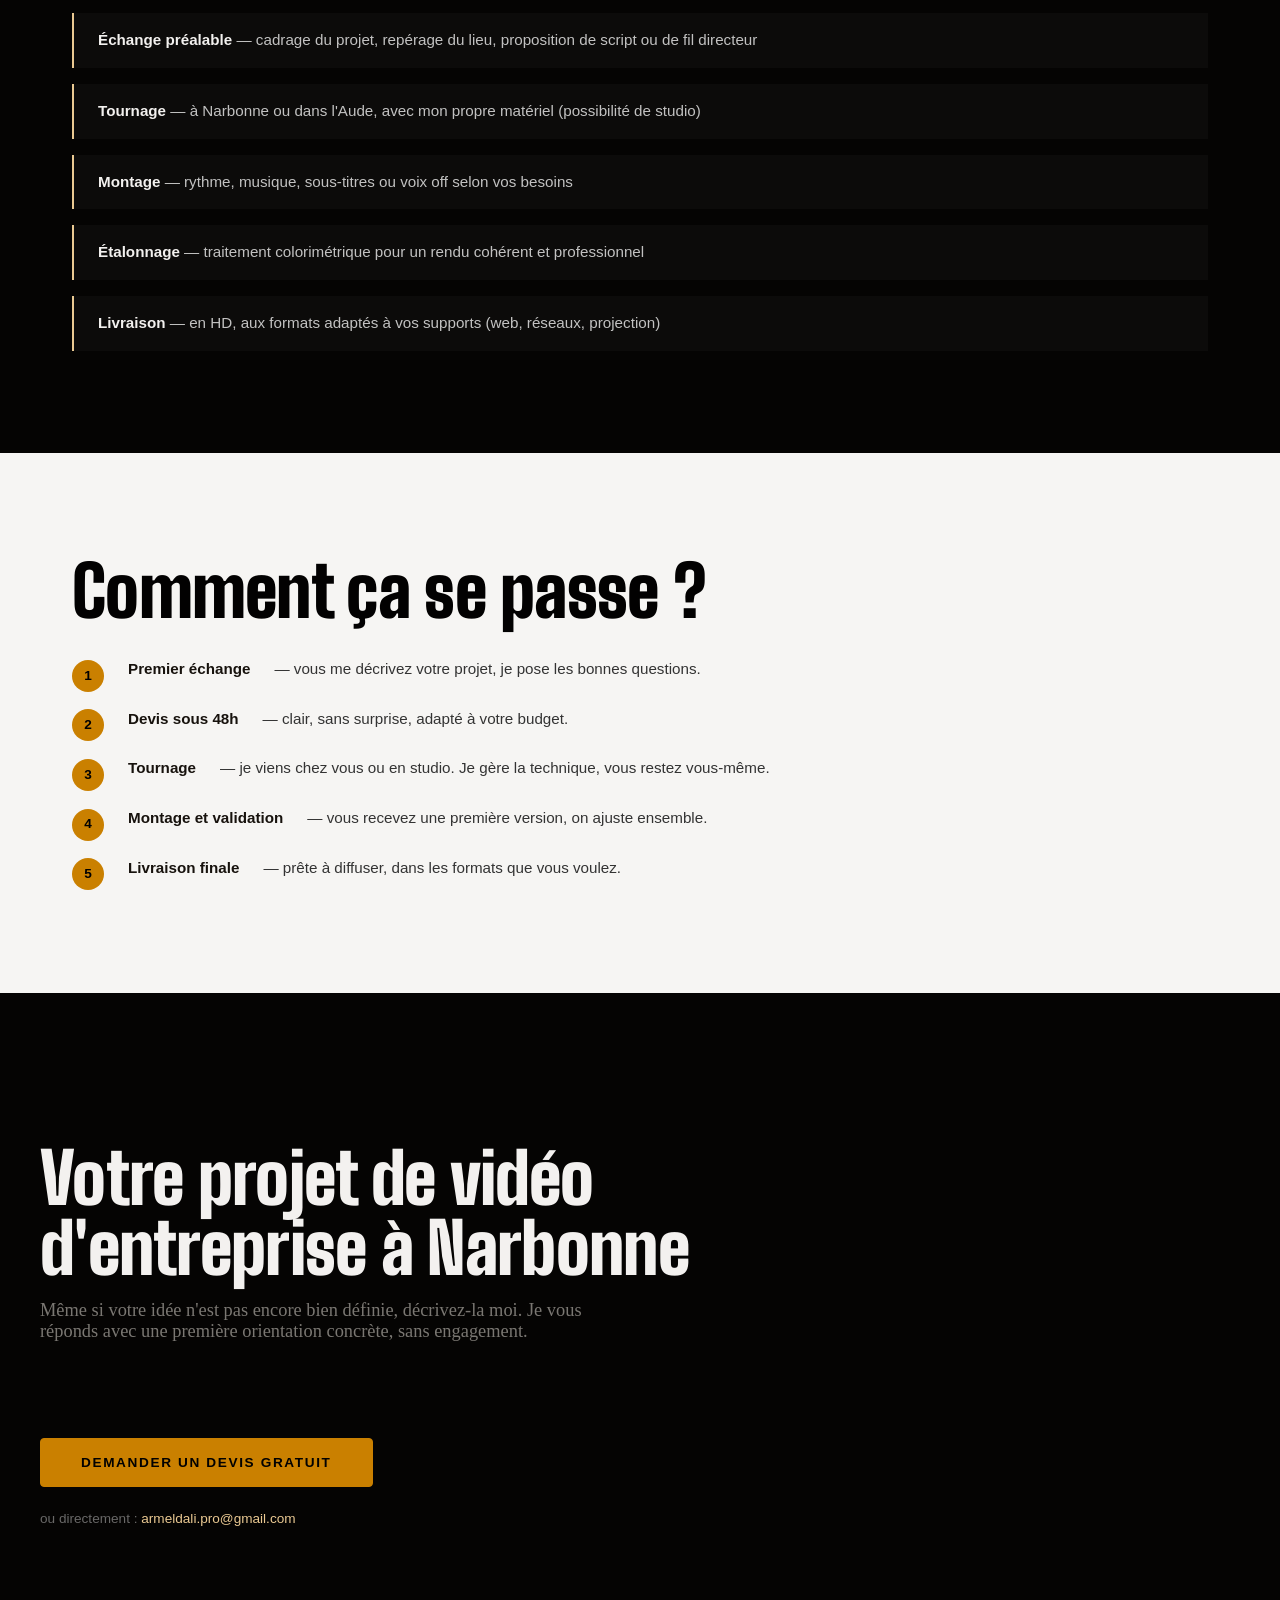
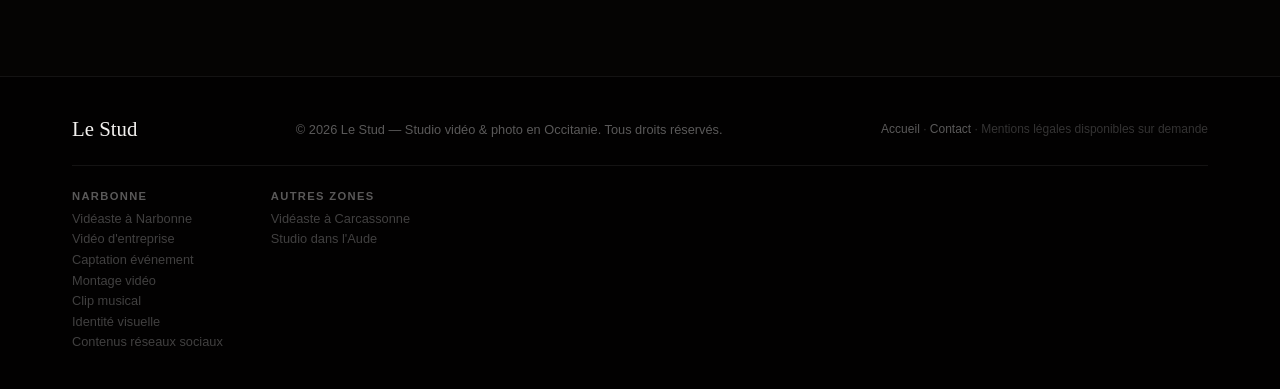
<file: video-entreprise-narbonne/index.html>
<!DOCTYPE html>
<html lang="fr">
<head>
  <meta charset="UTF-8" />
  <meta name="viewport" content="width=device-width, initial-scale=1.0" />
  <title>Vidéo d'entreprise à Narbonne — Le Stud</title>
  <meta name="description" content="Présentez votre activité avec une vidéo professionnelle réalisée à Narbonne. Tournage, montage, livraison clé en main. Devis gratuit sous 48h." />
  <link rel="canonical" href="https://www.lestudpro.fr/video-entreprise-narbonne/" />
  <meta property="og:title" content="Vidéo d'entreprise à Narbonne — Le Stud" />
  <meta property="og:description" content="Présentez votre activité avec une vidéo professionnelle à Narbonne. Tournage, montage, livraison clé en main. Devis gratuit." />
  <meta property="og:type" content="website" />
  <meta property="og:url" content="https://www.lestudpro.fr/video-entreprise-narbonne/" />
  <meta property="og:image" content="https://www.lestudpro.fr/images/tournage-video-professionnel-occitanie-le-stud.jpg" />
  <meta name="theme-color" content="#0a0602" />
  <script type="application/ld+json">
  {
    "@context": "https://schema.org",
    "@type": "LocalBusiness",
    "name": "Le Stud",
    "description": "Vidéo d'entreprise à Narbonne. Tournage, montage et livraison clé en main pour les entreprises, indépendants et associations en Occitanie.",
    "url": "https://www.lestudpro.fr",
    "email": "armeldali.pro@gmail.com",
    "address": {
      "@type": "PostalAddress",
      "addressLocality": "Narbonne",
      "addressRegion": "Occitanie",
      "addressCountry": "FR"
    },
    "areaServed": ["Narbonne", "Carcassonne", "Aude", "Occitanie"],
    "priceRange": "€€",
    "openingHours": "Mo-Fr 09:00-18:00"
  }
  </script>
  <link rel="preconnect" href="https://fonts.googleapis.com">
  <link rel="preconnect" href="https://fonts.gstatic.com" crossorigin>
  <link href="https://fonts.googleapis.com/css2?family=Big+Shoulders+Display:wght@900&display=swap" rel="stylesheet">
  <link rel="stylesheet" href="../style.css" />
  <link rel="stylesheet" href="../service-pages.css" />
</head>
<body class="service-page">

  <a href="#contenu" class="skip-link">Aller au contenu principal</a>

  <nav id="navbar">
    <a href="/" class="nav-logo">Le Stud</a>
    <button class="nav-toggle" id="navToggle" aria-label="Menu">&#9776;</button>
    <ul class="nav-links" id="navLinks">
      <li><a href="/">Accueil</a></li>
      <li><a href="/#services">Services</a></li>
      <li><a href="/#portfolio">Portfolio</a></li>
      <li><a href="/#contact" class="nav-cta">Contact</a></li>
    </ul>
  </nav>

  <main id="contenu">

    <section class="local-hero section section-dark">
      <div class="container">
        <p class="hero-eyebrow">Le Stud · Narbonne</p>
        <h1>Vidéo d'entreprise à Narbonne</h1>
        <p class="section-subtitle">Présentez votre activité, votre équipe ou votre lieu avec une vidéo professionnelle tournée à Narbonne et dans l'Aude. Du tournage à la livraison, je m'occupe de tout.</p>
        <a href="/#contact" class="btn-primary">Demander un devis gratuit</a>
      </div>
    </section>

    <section class="section section-light">
      <div class="container">
        <h2 class="section-title left reveal">À quoi sert une vidéo d'entreprise ?</h2>
        <p class="section-subtitle left reveal">Une vidéo bien faite vous permet de vous présenter en quelques secondes — sur votre site, vos réseaux, vos devis, ou en rendez-vous client. Elle dit ce que les mots peinent à montrer.</p>
        <ul class="local-services reveal-stagger">
          <li><strong>Présentation d'activité</strong> — montrez qui vous êtes, ce que vous faites, comment vous travaillez</li>
          <li><strong>Témoignage client</strong> — donnez la parole à vos clients satisfaits, rien ne convainc mieux</li>
          <li><strong>Présentation de lieu ou de produit</strong> — restaurant, commerce, artisan, hôtel, salle de sport…</li>
          <li><strong>Recrutement</strong> — attirez des candidats en montrant votre environnement de travail</li>
          <li><strong>Vidéo institutionnelle</strong> — pour une association, une collectivité, un organisme de formation</li>
        </ul>
      </div>
    </section>

    <section class="section section-dark">
      <div class="container">
        <h2 class="section-title left reveal">Ce que comprend la prestation</h2>
        <p class="section-subtitle left reveal">Chaque projet est différent. Voici ce qui est généralement inclus :</p>
        <ul class="local-services reveal-stagger">
          <li><strong>Échange préalable</strong> — cadrage du projet, repérage du lieu, proposition de script ou de fil directeur</li>
          <li><strong>Tournage</strong> — à Narbonne ou dans l'Aude, avec mon propre matériel (possibilité de studio)</li>
          <li><strong>Montage</strong> — rythme, musique, sous-titres ou voix off selon vos besoins</li>
          <li><strong>Étalonnage</strong> — traitement colorimétrique pour un rendu cohérent et professionnel</li>
          <li><strong>Livraison</strong> — en HD, aux formats adaptés à vos supports (web, réseaux, projection)</li>
        </ul>
      </div>
    </section>

    <section class="section section-light">
      <div class="container">
        <h2 class="section-title left reveal">Comment ça se passe ?</h2>
        <ol class="local-steps reveal-stagger">
          <li><strong>Premier échange</strong> — vous me décrivez votre projet, je pose les bonnes questions.</li>
          <li><strong>Devis sous 48h</strong> — clair, sans surprise, adapté à votre budget.</li>
          <li><strong>Tournage</strong> — je viens chez vous ou en studio. Je gère la technique, vous restez vous-même.</li>
          <li><strong>Montage et validation</strong> — vous recevez une première version, on ajuste ensemble.</li>
          <li><strong>Livraison finale</strong> — prête à diffuser, dans les formats que vous voulez.</li>
        </ol>
      </div>
    </section>

    <section class="section section-dark">
      <div class="container local-cta">
        <h2 class="section-title left reveal">Votre projet de vidéo d'entreprise à Narbonne</h2>
        <p class="section-subtitle left reveal">Même si votre idée n'est pas encore bien définie, décrivez-la moi. Je vous réponds avec une première orientation concrète, sans engagement.</p>
        <a href="/#contact" class="btn-primary">Demander un devis gratuit</a>
        <p class="local-email">ou directement : <a href="mailto:armeldali.pro@gmail.com">armeldali.pro@gmail.com</a></p>
      </div>
    </section>

  </main>

  <footer id="footer">
    <div class="container">
      <div class="footer-content">
        <span class="footer-logo">Le Stud</span>
        <p>© 2026 Le Stud — Studio vidéo &amp; photo en Occitanie. Tous droits réservés.</p>
        <p class="footer-mention"><a href="/">Accueil</a> · <a href="mailto:armeldali.pro@gmail.com">Contact</a> · Mentions légales disponibles sur demande</p>
      </div>
      <nav class="footer-local" aria-label="Pages locales">
        <div class="footer-local-col">
          <strong>Narbonne</strong>
          <a href="/videaste-narbonne/">Vidéaste à Narbonne</a>
          <a href="/video-entreprise-narbonne/">Vidéo d'entreprise</a>
          <a href="/captation-evenement-narbonne/">Captation événement</a>
          <a href="/montage-video-narbonne/">Montage vidéo</a>
          <a href="/clip-musical-narbonne/">Clip musical</a>
          <a href="/identite-visuelle-narbonne/">Identité visuelle</a>
          <a href="/contenu-reseaux-sociaux-narbonne/">Contenus réseaux sociaux</a>
        </div>
        <div class="footer-local-col">
          <strong>Autres zones</strong>
          <a href="/videaste-carcassonne/">Vidéaste à Carcassonne</a>
          <a href="/studio-audiovisuel-aude/">Studio dans l'Aude</a>
        </div>
      </nav>
    </div>
  </footer>

  <script>
    const navbar = document.getElementById('navbar');
    window.addEventListener('scroll', () => { navbar.classList.toggle('scrolled', window.scrollY > 50); }, { passive: true });
    const navToggle = document.getElementById('navToggle');
    const navLinks  = document.getElementById('navLinks');
    navToggle.addEventListener('click', () => navLinks.classList.toggle('open'));
    navLinks.querySelectorAll('a').forEach(l => l.addEventListener('click', () => navLinks.classList.remove('open')));
    const msgs = ['Bien essayé', 'non.', 'Pourquoi faire ?'];
    let toastEl = null, hideTimer = null;
    function showToast() {
      if (!toastEl) { toastEl = document.createElement('div'); toastEl.id = 'copy-toast'; document.body.appendChild(toastEl); }
      toastEl.textContent = msgs[Math.floor(Math.random() * msgs.length)];
      toastEl.classList.add('visible');
      clearTimeout(hideTimer);
      hideTimer = setTimeout(() => toastEl.classList.remove('visible'), 1800);
    }
    document.addEventListener('contextmenu', e => { e.preventDefault(); showToast(); });
    document.addEventListener('copy',        e => { e.preventDefault(); showToast(); });
    document.addEventListener('cut',         e => { e.preventDefault(); showToast(); });
    document.addEventListener('selectstart', e => e.preventDefault());
    document.addEventListener('dragstart',   e => { e.preventDefault(); showToast(); });
    const ro = new IntersectionObserver((entries) => {
      entries.forEach(e => { if (e.isIntersecting) { e.target.classList.add('visible'); ro.unobserve(e.target); } });
    }, { threshold: 0.1, rootMargin: '0px 0px -52px 0px' });
    document.querySelectorAll('.reveal, .reveal-stagger').forEach(el => ro.observe(el));
  </script>
</body>
</html>
</file>
<file: style.css>
/* ===========================
   RESET & BASE
=========================== */
*, *::before, *::after { box-sizing: border-box; margin: 0; padding: 0; }
/* Texte sélectionnable — protection limitée aux images via JS */

:root {
  --black: oklch(7% 0.007 70);
  --dark: oklch(11% 0.006 70);
  --dark2: oklch(15% 0.006 70);
  --white: oklch(96% 0.004 72);
  --off-white: oklch(97% 0.003 72);
  --accent: oklch(85% 0.08 80);
  --accent2: oklch(66% 0.155 73);
  --text-light: oklch(57% 0.008 70);
  --font-display: 'Big Shoulders Display', Georgia, serif;
  --font-main: 'Georgia', serif;
  --font-sans: -apple-system, BlinkMacSystemFont, 'Segoe UI', sans-serif;
  --transition: 0.3s ease;
  --radius: 4px;

  --space-xs: 0.5rem;
  --space-sm: 1rem;
  --space-md: 1.5rem;
  --space-lg: 2rem;
  --space-xl: 3rem;
  --space-2xl: 5rem;
  --space-3xl: 7rem;
}

html { scroll-behavior: smooth; }

body {
  font-family: var(--font-sans);
  color: var(--white);
  background: var(--black);
  overflow-x: hidden;
}

/* Film grain — fixed layer, no animation, no GPU repaint on scroll */
body::after {
  content: '';
  position: fixed;
  inset: 0;
  z-index: 9900;
  pointer-events: none;
  opacity: 0.03;
  background-image: url("data:image/svg+xml,%3Csvg xmlns='http://www.w3.org/2000/svg' width='220' height='220'%3E%3Cfilter id='n'%3E%3CfeTurbulence type='fractalNoise' baseFrequency='0.8' numOctaves='4' stitchTiles='stitch'/%3E%3C/filter%3E%3Crect width='220' height='220' filter='url(%23n)'/%3E%3C/svg%3E");
  background-repeat: repeat;
  background-size: 220px 220px;
}

img {
  max-width: 100%;
  display: block;
  user-select: none;
  -webkit-user-select: none;
  -webkit-touch-callout: none;
}
a { text-decoration: none; color: inherit; }

/* Focus ring — accessible and on-brand */
*:focus-visible {
  outline: 2px solid var(--accent2);
  outline-offset: 3px;
  border-radius: 2px;
}

/* Skip to content */
.skip-link {
  position: absolute;
  left: -9999px;
  top: auto;
  width: 1px;
  height: 1px;
  overflow: hidden;
}

.skip-link:focus {
  position: fixed;
  top: 0;
  left: 0;
  z-index: 10000;
  width: auto;
  height: auto;
  overflow: visible;
  padding: 0.75rem 1.5rem;
  background: var(--accent2);
  color: var(--black);
  font-size: 0.8rem;
  letter-spacing: 0.08em;
  text-transform: uppercase;
  font-weight: 700;
}

.container {
  max-width: 1200px;
  margin: 0 auto;
  padding: 0 2rem;
}

/* ===========================
   NAVIGATION
=========================== */
#navbar {
  position: fixed;
  top: 0; left: 0; right: 0;
  z-index: 1000;
  display: flex;
  align-items: center;
  justify-content: space-between;
  padding: 1.5rem 3rem;
  transition: background var(--transition), padding var(--transition);
}

#navbar.scrolled {
  background: rgba(10, 10, 10, 0.95);
  backdrop-filter: blur(10px);
  padding: 1rem 3rem;
  border-bottom: 1px solid rgba(255,255,255,0.05);
}

.nav-logo {
  font-family: var(--font-display);
  font-size: 1.5rem;
  font-weight: 900;
  letter-spacing: 0.06em;
  color: var(--white);
}

.nav-links {
  list-style: none;
  display: flex;
  gap: 2.5rem;
  align-items: center;
}

.nav-links a {
  font-size: 0.9rem;
  letter-spacing: 0.08em;
  text-transform: uppercase;
  color: rgba(255,255,255,0.8);
  transition: color var(--transition);
}

.nav-links a:hover { color: var(--accent); }

.nav-links a.active {
  color: var(--white);
  position: relative;
}

.nav-links a.active::after {
  content: '';
  position: absolute;
  bottom: -4px;
  left: 0;
  width: 100%;
  height: 1px;
  background: var(--accent2);
}

.nav-links .nav-cta {
  background: var(--white);
  color: var(--black);
  padding: 0.6rem 1.4rem;
  border-radius: var(--radius);
  font-weight: 600;
  transition: background var(--transition), color var(--transition);
}

.nav-links .nav-cta:hover {
  background: var(--accent);
  color: var(--black);
}

.nav-toggle {
  display: none;
  background: none;
  border: none;
  color: var(--white);
  font-size: 1.5rem;
  cursor: pointer;
}

/* ===========================
   PARALLAX
=========================== */
.parallax {
  background-attachment: fixed;
  background-size: cover;
  background-position: center;
  background-repeat: no-repeat;
}

/* ===========================
   HERO
=========================== */
#hero {
  min-height: 100dvh;
  display: flex;
  align-items: center;
  justify-content: flex-start;
  position: relative;
}

.hero-overlay {
  position: absolute;
  inset: 0;
  background:
    linear-gradient(to right,
      rgba(5, 3, 2, 0.96) 0%,
      rgba(5, 3, 2, 0.84) 38%,
      rgba(5, 3, 2, 0.42) 60%,
      rgba(5, 3, 2, 0.06) 100%
    ),
    linear-gradient(to bottom,
      rgba(0, 0, 0, 0.45) 0%,
      transparent 30%,
      rgba(0, 0, 0, 0.38) 100%
    );
}

.hero-content {
  position: relative;
  z-index: 2;
  text-align: left;
  max-width: 62%;
  padding: 0 2rem 0 clamp(2rem, 7vw, 9rem);
}

.hero-content h1 {
  font-family: var(--font-display);
  font-size: clamp(2rem, 8vw, 8rem);
  font-weight: 900;
  letter-spacing: -0.02em;
  line-height: 0.9;
  margin-bottom: 1.6rem;
  text-wrap: balance;
}

#heroSubtitle {
  font-size: clamp(0.8rem, 1.2vw, 0.95rem);
  color: oklch(90% 0.01 72 / 0.75);
  letter-spacing: 0.08em;
  margin-bottom: 0.9rem;
  line-height: 1.6;
}

.hero-description {
  font-size: clamp(0.85rem, 1.15vw, 1rem);
  color: oklch(90% 0.01 72 / 0.55);
  letter-spacing: 0.02em;
  text-transform: none;
  line-height: 1.75;
  max-width: 52ch;
  margin-bottom: 3rem;
}

/* ===========================
   ENTRANCE ANIMATIONS
=========================== */
@keyframes fadeSlideUp {
  from { opacity: 0; transform: translateY(22px); }
  to   { opacity: 1; transform: translateY(0); }
}

.hero-eyebrow {
  display: block;
  font-family: var(--font-sans);
  font-size: clamp(0.7rem, 0.9vw, 0.8rem);
  font-weight: 600;
  letter-spacing: 0.22em;
  text-transform: uppercase;
  color: var(--accent2);
  margin-bottom: 1.2rem;
  animation: fadeSlideUp 1s cubic-bezier(0.16, 1, 0.3, 1) 0s both;
}

.hero-content h1 {
  animation: fadeSlideUp 1s cubic-bezier(0.16, 1, 0.3, 1) 0.1s both;
}

#heroSubtitle {
  animation: fadeSlideUp 1s cubic-bezier(0.16, 1, 0.3, 1) 0.3s both;
}

.hero-description {
  animation: fadeSlideUp 1s cubic-bezier(0.16, 1, 0.3, 1) 0.45s both;
}

.hero-ctas {
  animation: fadeSlideUp 1s cubic-bezier(0.16, 1, 0.3, 1) 0.6s both;
}

/* ===========================
   SCROLL REVEAL
=========================== */
.reveal {
  opacity: 0;
  transform: translateY(20px);
  transition: opacity 0.8s cubic-bezier(0.16, 1, 0.3, 1),
              transform 0.8s cubic-bezier(0.16, 1, 0.3, 1);
}

.reveal.visible {
  opacity: 1;
  transform: translateY(0);
}

.reveal-stagger > * {
  opacity: 0;
  transform: translateY(18px);
  transition: opacity 0.7s cubic-bezier(0.16, 1, 0.3, 1),
              transform 0.7s cubic-bezier(0.16, 1, 0.3, 1);
}

.reveal-stagger.visible > * { opacity: 1; transform: translateY(0); }
.reveal-stagger.visible > *:nth-child(1) { transition-delay: 0s; }
.reveal-stagger.visible > *:nth-child(2) { transition-delay: 0.08s; }
.reveal-stagger.visible > *:nth-child(3) { transition-delay: 0.16s; }
.reveal-stagger.visible > *:nth-child(4) { transition-delay: 0.24s; }
.reveal-stagger.visible > *:nth-child(5) { transition-delay: 0.32s; }
.reveal-stagger.visible > *:nth-child(6) { transition-delay: 0.40s; }
.reveal-stagger.visible > *:nth-child(7) { transition-delay: 0.48s; }
.reveal-stagger.visible > *:nth-child(8) { transition-delay: 0.56s; }

/* ===========================
   BUTTONS
=========================== */
.btn-primary {
  display: inline-block;
  position: relative;
  overflow: hidden;
  isolation: isolate;
  background: var(--accent2);
  border: 1px solid var(--accent2);
  color: var(--black);
  padding: 1rem 2.5rem;
  font-size: 0.85rem;
  letter-spacing: 0.12em;
  text-transform: uppercase;
  border-radius: var(--radius);
  font-weight: 600;
  transition: background 0.3s cubic-bezier(0.16, 1, 0.3, 1),
              border-color 0.3s cubic-bezier(0.16, 1, 0.3, 1),
              color 0.3s cubic-bezier(0.16, 1, 0.3, 1);
}

.btn-primary::after { content: none; }

.btn-primary:hover {
  background: var(--accent);
  border-color: var(--accent);
  color: var(--black);
}
.btn-primary:active { transform: scale(0.98); }

.btn-secondary {
  display: inline-block;
  background: transparent;
  border: 1px solid rgba(255,255,255,0.3);
  color: rgba(255,255,255,0.65);
  padding: 1rem 2.5rem;
  font-size: 0.85rem;
  letter-spacing: 0.12em;
  text-transform: uppercase;
  border-radius: var(--radius);
  transition: border-color var(--transition), color var(--transition);
}

.btn-secondary:hover {
  border-color: var(--white);
  color: var(--white);
}

.btn-secondary:active { transform: scale(0.98); }

.hero-ctas {
  display: flex;
  gap: 1rem;
  justify-content: flex-start;
  flex-wrap: wrap;
}

.scroll-indicator {
  position: absolute;
  bottom: 2rem;
  left: 50%;
  transform: translateX(-50%);
  z-index: 2;
}

.scroll-indicator span {
  display: block;
  width: 14px;
  height: 14px;
  border-right: 1.5px solid rgba(255,255,255,0.75);
  border-bottom: 1.5px solid rgba(255,255,255,0.75);
  transform: rotate(45deg);
  margin: 0 auto;
  animation: scrollChevron 1.8s ease-in-out infinite;
}

.scroll-indicator span::after {
  content: '';
  display: block;
  width: 14px;
  height: 14px;
  border-right: 1.5px solid rgba(255,255,255,0.3);
  border-bottom: 1.5px solid rgba(255,255,255,0.3);
  position: relative;
  top: 6px;
  left: 0;
}

@keyframes scrollChevron {
  0%, 100% { opacity: 0.3; transform: rotate(45deg) translate(-3px, -3px); }
  50%       { opacity: 1;   transform: rotate(45deg) translate(3px, 3px); }
}

/* ===========================
   SECTIONS GENERALES
=========================== */
.section {
  padding: clamp(4rem, 8vw, 7rem) 0;
}

.section-light {
  background: var(--off-white);
  color: var(--black);
}

.section-dark {
  background: var(--dark);
  color: var(--white);
}

.section-title {
  font-family: var(--font-display);
  font-size: clamp(2.4rem, 5.5vw, 5rem);
  font-weight: 900;
  letter-spacing: -0.01em;
  line-height: 1;
  margin-bottom: 1rem;
  text-align: center;
  text-wrap: balance;
}

.section-title.left { text-align: left; }

.section-subtitle {
  font-family: var(--font-main);
  font-size: 1.15rem;
  color: var(--text-light);
  text-align: center;
  margin-bottom: 4rem;
  max-width: 600px;
  margin-left: auto;
  margin-right: auto;
}

.section-subtitle.left {
  text-align: left;
  margin-left: 0;
  margin-right: 0;
}

.section-light .section-subtitle { color: #666; }

/* ===========================
   SERVICES
=========================== */
.services-list {
  list-style: none;
  border-top: 1px solid rgba(0,0,0,0.1);
}

.service-item {
  display: grid;
  grid-template-columns: 1fr 1.6fr;
  column-gap: var(--space-xl);
  align-items: baseline;
  padding: var(--space-md) 0;
  border-bottom: 1px solid rgba(0,0,0,0.1);
  transition: padding-left 0.3s cubic-bezier(0.16, 1, 0.3, 1);
}

.service-item:hover {
  padding-left: 0.6rem;
}

.service-num { display: none; }

.service-item h3 {
  font-family: var(--font-main);
  font-size: clamp(1.05rem, 2vw, 1.25rem);
  font-weight: normal;
  color: oklch(18% 0.01 148);
  letter-spacing: 0.01em;
  line-height: 1.3;
  text-wrap: balance;
  transition: color 0.3s ease;
}

.service-item:hover h3 {
  color: oklch(32% 0.1 148);
}

.service-item p {
  font-size: 0.9rem;
  color: #555;
  line-height: 1.65;
  text-wrap: pretty;
}

/* Services — soft sage tint, friendly and calm */
#services {
  background: var(--dark);
  color: var(--white);
}

#services .section-subtitle {
  color: oklch(65% 0.008 70);
}

#services .services-list {
  border-top-color: oklch(30% 0.01 70 / 0.4);
}

#services .service-item {
  border-bottom-color: oklch(30% 0.01 70 / 0.4);
}

#services .service-num {
  color: var(--accent);
}

#services .service-item h3 {
  color: var(--white);
}

#services .service-item p {
  color: oklch(65% 0.008 70);
}

/* ===========================
   PACKS
=========================== */
.packs-grid {
  display: grid;
  grid-template-columns: repeat(3, 1fr);
  gap: var(--space-2xl);
  margin-top: var(--space-lg);
}

.pack-item {
  display: flex;
  flex-direction: column;
  gap: 0.75rem;
  padding-top: var(--space-lg);
  border-top: 1px solid rgba(255,255,255,0.1);
}

.pack-icon {
  display: flex;
  color: var(--accent);
  opacity: 0.8;
}

.pack-item h3 {
  font-family: var(--font-display);
  font-size: clamp(1.3rem, 2.5vw, 1.7rem);
  font-weight: 900;
  color: var(--white);
  letter-spacing: -0.01em;
  line-height: 1.1;
}

.pack-price {
  font-family: var(--font-display);
  font-size: clamp(1.1rem, 2vw, 1.35rem);
  font-weight: 900;
  color: var(--accent2);
  letter-spacing: -0.01em;
  line-height: 1;
}

.pack-item p:not(.pack-price) {
  font-size: 0.9rem;
  color: rgba(255,255,255,0.5);
  line-height: 1.65;
  text-wrap: pretty;
}

.pack-note {
  margin-top: var(--space-2xl);
  font-size: 0.9rem;
  color: rgba(255,255,255,0.4);
  line-height: 1.7;
  max-width: 65ch;
}

/* Packs — fond blanc */
#packs .pack-item {
  border-top-color: rgba(0,0,0,0.1);
}
#packs .pack-item h3 {
  color: var(--black);
}
#packs .pack-item p:not(.pack-price) {
  color: #666;
}
#packs .pack-item .pack-price {
  color: var(--accent2);
}
#packs .pack-note {
  color: #888;
}

/* ===========================
   PARALLAX SEPARATOR
=========================== */
.parallax-sep {
  height: 350px;
  position: relative;
}

.parallax-sep::after {
  content: '';
  position: absolute;
  inset: 0;
  background: rgba(0,0,0,0.5);
}

/* ===========================
   PORTFOLIO — CATÉGORIES
=========================== */
.portfolio-category {
  margin-top: 3.5rem;
}

.portfolio-category + .portfolio-category {
  margin-top: 4.5rem;
  padding-top: 4rem;
  border-top: 1px solid rgba(255,255,255,0.06);
}

.category-title {
  font-family: var(--font-display);
  font-size: clamp(1.4rem, 2.8vw, 2rem);
  font-weight: 900;
  letter-spacing: 0.06em;
  text-transform: uppercase;
  color: var(--accent2);
  margin-bottom: 1.5rem;
}

/* ── Encart principal (featured card) ── */
.portfolio-featured-card {
  position: relative;
  overflow: hidden;
  border-radius: var(--radius);
  aspect-ratio: 16/9;
}

.portfolio-featured-card > img {
  width: 100%;
  height: 100%;
  object-fit: cover;
  transition: transform 0.55s ease, filter 0.55s ease;
}

@media (hover: hover) {
  .portfolio-featured-card > img {
    filter: grayscale(20%) opacity(0.88);
  }
  .portfolio-featured-card:hover > img {
    filter: grayscale(0%) opacity(1);
    transform: scale(1.03);
  }
}

.portfolio-featured-overlay {
  position: absolute;
  inset: 0;
  background: linear-gradient(to top,
    rgba(0,0,0,0.9) 0%,
    rgba(0,0,0,0.6) 35%,
    rgba(0,0,0,0.1) 65%,
    transparent 100%
  );
  display: flex;
  flex-direction: column;
  justify-content: flex-end;
  padding: 2rem;
  opacity: 0;
  transition: opacity var(--transition);
}

@media (hover: hover) {
  .portfolio-featured-card:hover .portfolio-featured-overlay {
    opacity: 1;
  }
}

.portfolio-featured-overlay .portfolio-tag {
  font-size: 0.7rem;
  letter-spacing: 0.14em;
  text-transform: uppercase;
  color: var(--accent);
  margin-bottom: 0.4rem;
}

.portfolio-featured-overlay h4 {
  font-family: var(--font-display);
  font-size: clamp(1.3rem, 2.5vw, 2rem);
  font-weight: 900;
  color: var(--white);
  line-height: 1.05;
  margin-bottom: 0.5rem;
}

.portfolio-featured-overlay .portfolio-role {
  font-size: 0.8rem;
  color: rgba(255,255,255,0.55);
  letter-spacing: 0.06em;
  margin-bottom: 0.5rem;
}

.portfolio-desc {
  font-size: 0.9rem;
  color: rgba(255,255,255,0.78);
  line-height: 1.65;
  max-width: 58ch;
}

.portfolio-link {
  margin-top: 1rem;
  align-self: flex-start;
  padding: 0.55rem 1.4rem;
  font-size: 0.8rem;
}

/* Mobile : overlay toujours visible sur l'encart principal */
@media (max-width: 768px) {
  .portfolio-featured-overlay {
    opacity: 1;
  }
  .portfolio-featured-card > img {
    filter: brightness(0.65);
  }
}

/* ── Mosaïque graphisme (placeholder jusqu'à image générique) ── */
.graphisme-mosaic {
  width: 100%;
  height: 100%;
  display: grid;
  grid-template-columns: 1fr 1fr;
  grid-template-rows: 1fr 1fr;
  gap: 3px;
}

.graphisme-mosaic img {
  width: 100%;
  height: 100%;
  object-fit: cover;
  transition: filter 0.55s ease;
}

@media (hover: hover) {
  .graphisme-mosaic img {
    filter: grayscale(20%) opacity(0.88);
  }
  .portfolio-featured-card:hover .graphisme-mosaic img {
    filter: grayscale(0%) opacity(1);
  }
}

@media (max-width: 768px) {
  .graphisme-mosaic img {
    filter: brightness(0.65);
  }
}

/* ── Accordéon ── */
.portfolio-accordion {
  margin-top: 1.2rem;
}

.accordion-btn {
  background: transparent;
  border: 1px solid rgba(255,255,255,0.18);
  color: rgba(255,255,255,0.65);
  padding: 0.65rem 1.6rem;
  font-size: 0.8rem;
  letter-spacing: 0.1em;
  text-transform: uppercase;
  border-radius: var(--radius);
  cursor: pointer;
  font-family: var(--font-sans);
  transition: border-color var(--transition), color var(--transition);
}

.accordion-btn:hover {
  border-color: var(--accent);
  color: var(--accent);
}

.accordion-btn[aria-expanded="true"] {
  border-color: rgba(255,255,255,0.3);
  color: rgba(255,255,255,0.85);
}

.accordion-panel[hidden] {
  display: none;
}

/* ── Grille items accordéon ── */
.portfolio-grid-mini {
  display: grid;
  grid-template-columns: repeat(3, 1fr);
  gap: 0.5rem;
  margin-top: 1rem;
}

/* ── Item grille ── */
.portfolio-item {
  position: relative;
  overflow: hidden;
  border-radius: var(--radius);
  aspect-ratio: 3/2;
}

.portfolio-item img {
  width: 100%;
  height: 100%;
  object-fit: cover;
  transition: transform 0.5s ease, filter 0.5s ease;
}

@media (hover: hover) {
  .portfolio-item img {
    filter: grayscale(100%) opacity(0.8);
  }
  .portfolio-item:hover img {
    filter: grayscale(0%) opacity(1);
    transform: scale(1.08);
  }
}

.portfolio-overlay {
  position: absolute;
  inset: 0;
  background: linear-gradient(to top,
    rgba(0,0,0,0.88) 0%,
    rgba(0,0,0,0.55) 35%,
    transparent 65%
  );
  display: flex;
  flex-direction: column;
  justify-content: flex-end;
  padding: 1rem;
  opacity: 0;
  transition: opacity var(--transition);
}

.portfolio-item:hover .portfolio-overlay {
  opacity: 1;
}

/* Mobile : overlay toujours visible sur les items */
@media (max-width: 768px) {
  .portfolio-item img {
    filter: brightness(0.65) !important;
  }
  .portfolio-overlay {
    opacity: 1;
  }
}

.portfolio-tag {
  font-size: 0.7rem;
  letter-spacing: 0.12em;
  text-transform: uppercase;
  color: var(--accent);
  margin-bottom: 0.25rem;
}

.portfolio-overlay h3 {
  font-size: 0.9rem;
  font-weight: 600;
  color: var(--white);
  line-height: 1.2;
}

.portfolio-role {
  font-size: 0.7rem;
  color: rgba(255,255,255,0.5);
  letter-spacing: 0.05em;
  margin-top: 0.2rem;
  line-height: 1.4;
}

.portfolio-desc-small {
  font-size: 0.7rem;
  color: rgba(255,255,255,0.65);
  line-height: 1.5;
  margin-top: 0.3rem;
}

.graphisme-illustration {
  display: none;
}

/* Mini-grille vidéo mobile — cachée sur desktop */
.portfolio-mobile-video {
  display: none;
}

.portfolio-link-hint {
  font-size: 0.7rem;
  color: var(--accent);
  letter-spacing: 0.08em;
  margin-top: 0.5rem;
}

.portfolio-item--linked {
  cursor: pointer;
}

/* ── Responsive grille accordéon ── */
@media (max-width: 768px) {
  .portfolio-grid-mini {
    grid-template-columns: repeat(2, 1fr);
  }
}

@media (max-width: 480px) {
  .portfolio-grid-mini {
    grid-template-columns: 1fr;
  }
  .portfolio-featured-card {
    aspect-ratio: 4/3;
  }
}

/* ===========================
   ABOUT
=========================== */
.about-grid {
  display: grid;
  grid-template-columns: 1fr 1.2fr;
  gap: 5rem;
  align-items: center;
}

.about-image {
  position: relative;
}

.about-image img {
  width: 100%;
  border-radius: var(--radius);
  filter: grayscale(20%);
}


.about-text p {
  font-family: var(--font-main);
  font-size: 1rem;
  line-height: 1.8;
  color: #444;
  margin-bottom: 1.2rem;
  max-width: 65ch;
  text-wrap: pretty;
}

.about-caps {
  list-style: none;
  display: flex;
  flex-direction: column;
  gap: 0.6rem;
  margin-top: 2.5rem;
  padding-top: 2rem;
  border-top: 1px solid #ddd;
}

.about-caps li {
  font-size: 0.9rem;
  color: #444;
  line-height: 1.5;
}

.about-caps strong {
  color: var(--black);
}

/* ===========================
   CONTACT
=========================== */
.contact-grid {
  display: grid;
  grid-template-columns: 1.4fr 1fr;
  gap: 4rem;
  align-items: start;
}

.contact-form {
  display: flex;
  flex-direction: column;
  gap: 1rem;
}
.contact-form input,
.contact-form textarea,
.contact-form select {
  user-select: text;
  -webkit-user-select: text;
}

.form-row {
  display: grid;
  grid-template-columns: 1fr 1fr;
  gap: 1rem;
}

.contact-form input,
.contact-form textarea,
.contact-form select {
  width: 100%;
  background: rgba(255,255,255,0.05);
  border: 1px solid rgba(255,255,255,0.12);
  border-radius: var(--radius);
  padding: 1rem 1.2rem;
  color: var(--white);
  font-size: 0.95rem;
  font-family: var(--font-sans);
  transition: border-color var(--transition);
  resize: vertical;
  appearance: none;
}

.contact-form select {
  background-image: url("data:image/svg+xml,%3Csvg xmlns='http://www.w3.org/2000/svg' width='12' height='8' viewBox='0 0 12 8'%3E%3Cpath d='M1 1l5 5 5-5' stroke='rgba(255,255,255,0.4)' stroke-width='1.5' fill='none' stroke-linecap='round'/%3E%3C/svg%3E");
  background-repeat: no-repeat;
  background-position: right 1.2rem center;
  padding-right: 3rem;
  cursor: pointer;
}

.contact-form select option {
  background: oklch(11% 0.006 70);
  color: var(--white);
}

.contact-form input::placeholder,
.contact-form textarea::placeholder {
  color: rgba(255,255,255,0.35);
}

.contact-form input:focus,
.contact-form textarea:focus,
.contact-form select:focus {
  outline: none;
  border-color: var(--accent);
}

.contact-form input:invalid:not(:placeholder-shown),
.contact-form textarea:invalid:not(:placeholder-shown) {
  border-color: oklch(55% 0.2 28 / 0.8);
}

.contact-form input:valid:not(:placeholder-shown),
.contact-form textarea:valid:not(:placeholder-shown) {
  border-color: oklch(52% 0.14 148 / 0.55);
}

.contact-email {
  font-size: 0.9rem;
  color: var(--accent);
  letter-spacing: 0.03em;
}

.contact-label {
  font-size: 0.7rem;
  text-transform: uppercase;
  letter-spacing: 0.12em;
  color: rgba(255,255,255,0.35);
  margin-bottom: 0.3rem;
  display: block;
}

.field-group {
  display: flex;
  flex-direction: column;
  gap: 0.3rem;
}

.contact-form .btn-primary {
  align-self: flex-start;
  cursor: pointer;
  font-family: var(--font-sans);
}

.contact-info {
  display: flex;
  flex-direction: column;
  gap: 2rem;
  padding-top: 0.5rem;
}

.contact-item {
  display: flex;
  flex-direction: column;
  gap: 0.4rem;
}

.contact-item strong {
  display: block;
  font-size: 0.7rem;
  text-transform: uppercase;
  letter-spacing: 0.12em;
  color: var(--accent);
}

.contact-item p {
  font-size: 0.9rem;
  color: rgba(255,255,255,0.6);
  line-height: 1.6;
}

/* Contact — fond blanc */
#contact .contact-form input,
#contact .contact-form textarea,
#contact .contact-form select {
  background: rgba(0,0,0,0.04);
  border-color: rgba(0,0,0,0.15);
  color: var(--black);
}

#contact .contact-form select {
  background-image: url("data:image/svg+xml,%3Csvg xmlns='http://www.w3.org/2000/svg' width='12' height='8' viewBox='0 0 12 8'%3E%3Cpath d='M1 1l5 5 5-5' stroke='rgba(0,0,0,0.4)' stroke-width='1.5' fill='none' stroke-linecap='round'/%3E%3C/svg%3E");
  background-repeat: no-repeat;
  background-position: right 1.2rem center;
}

#contact .contact-form select option {
  background: var(--off-white);
  color: var(--black);
}

#contact .contact-form input::placeholder,
#contact .contact-form textarea::placeholder {
  color: rgba(0,0,0,0.35);
}

#contact .contact-form input:focus,
#contact .contact-form textarea:focus,
#contact .contact-form select:focus {
  border-color: var(--accent2);
}

#contact .contact-label {
  color: rgba(0,0,0,0.45);
}

#contact .contact-item p {
  color: #555;
}

#contact .contact-info {
  border-left: none;
}

/* ===========================
   FAQ
=========================== */
.faq-list {
  display: flex;
  flex-direction: column;
  gap: 0;
  margin-top: 2.5rem;
}

.faq-item {
  border-top: 1px solid rgba(255,255,255,0.08);
  padding: 1.6rem 0;
}

.faq-item:last-child {
  border-bottom: 1px solid rgba(255,255,255,0.08);
}

.faq-item h3 {
  font-size: 1rem;
  font-weight: 600;
  color: var(--white);
  margin-bottom: 0.6rem;
  letter-spacing: 0.01em;
}

.faq-item p {
  font-family: var(--font-main);
  font-size: 0.9rem;
  color: rgba(255,255,255,0.6);
  line-height: 1.7;
  max-width: 680px;
}

/* ===========================
   COPY TOAST
=========================== */
#copy-toast {
  position: fixed;
  bottom: 2rem;
  left: 50%;
  transform: translateX(-50%) translateY(1rem);
  background: rgba(20,20,20,0.92);
  color: var(--accent);
  font-size: 0.85rem;
  letter-spacing: 0.08em;
  padding: 0.55rem 1.4rem;
  border-radius: 4px;
  border: 1px solid rgba(255,255,255,0.1);
  opacity: 0;
  pointer-events: none;
  transition: opacity 0.2s ease, transform 0.2s ease;
  z-index: 9999;
}
#copy-toast.visible {
  opacity: 1;
  transform: translateX(-50%) translateY(0);
}

/* ===========================
   LOCAL SEO PAGES
=========================== */
.local-hero {
  padding: calc(var(--space-3xl) + 60px) 0 var(--space-3xl);
  text-align: left;
}

.local-hero .hero-eyebrow {
  font-size: 0.8rem;
  letter-spacing: 0.15em;
  text-transform: uppercase;
  color: var(--accent);
  margin-bottom: var(--space-sm);
  display: block;
}

.local-hero h1 {
  font-family: var(--font-display);
  font-size: clamp(2.4rem, 6vw, 4.5rem);
  font-weight: 900;
  line-height: 1;
  letter-spacing: -0.02em;
  margin-bottom: var(--space-lg);
  color: var(--white);
}

.local-hero .section-subtitle {
  max-width: 600px;
  margin-bottom: var(--space-xl);
}

.local-services {
  list-style: none;
  padding: 0;
  margin-top: var(--space-lg);
  display: flex;
  flex-direction: column;
  gap: var(--space-sm);
}

.local-services li {
  padding: var(--space-sm) var(--space-md);
  border-left: 2px solid var(--accent);
  background: rgba(255,255,255,0.03);
  font-size: 0.95rem;
  line-height: 1.5;
  color: rgba(255,255,255,0.75);
}

.local-services li strong {
  color: var(--white);
}

.local-steps {
  list-style: none;
  counter-reset: steps;
  padding: 0;
  margin-top: var(--space-lg);
  display: flex;
  flex-direction: column;
  gap: var(--space-sm);
}

.local-steps li {
  counter-increment: steps;
  display: flex;
  gap: var(--space-md);
  align-items: flex-start;
  font-size: 0.95rem;
  line-height: 1.5;
  color: rgba(255,255,255,0.75);
}

.local-steps li::before {
  content: counter(steps);
  flex-shrink: 0;
  width: 2rem;
  height: 2rem;
  border-radius: 50%;
  background: var(--accent2);
  color: var(--black);
  font-weight: 700;
  font-size: 0.85rem;
  display: flex;
  align-items: center;
  justify-content: center;
  margin-top: 0.1rem;
}

.local-steps li strong {
  color: var(--white);
}

.local-text {
  margin-top: var(--space-lg);
  font-size: 0.95rem;
  line-height: 1.7;
  color: rgba(255,255,255,0.7);
  max-width: 680px;
}

.local-cta {
  text-align: left;
  padding: var(--space-xl) 0;
}

.local-cta .btn-primary {
  margin-top: var(--space-lg);
  display: inline-flex;
}

.local-email {
  margin-top: var(--space-md);
  font-size: 0.85rem;
  color: rgba(255,255,255,0.4);
}

.local-email a {
  color: var(--accent);
  text-decoration: none;
}

.local-email a:hover {
  text-decoration: underline;
}

/* ===========================
   FOOTER
=========================== */
#footer {
  background: var(--black);
  border-top: 1px solid rgba(255,255,255,0.07);
  padding: 2.5rem 0;
}

.footer-content {
  display: flex;
  align-items: center;
  justify-content: space-between;
  gap: 1rem;
}

.footer-logo {
  font-family: var(--font-main);
  font-size: 1.3rem;
  color: var(--white);
}

.footer-content p {
  font-size: 0.8rem;
  color: rgba(255,255,255,0.35);
}

.footer-mention {
  font-size: 0.75rem !important;
  color: rgba(255,255,255,0.2) !important;
}

.footer-mention a {
  color: rgba(255,255,255,0.35);
  transition: color var(--transition);
}

.footer-mention a:hover {
  color: rgba(255,255,255,0.7);
}

.footer-local {
  border-top: 1px solid rgba(255,255,255,0.07);
  margin-top: 1.5rem;
  padding-top: 1.5rem;
  display: flex;
  gap: 3rem;
  flex-wrap: wrap;
}

.footer-local-col {
  display: flex;
  flex-direction: column;
  gap: 0.35rem;
}

.footer-local-col strong {
  font-size: 0.7rem;
  letter-spacing: 0.12em;
  text-transform: uppercase;
  color: rgba(255,255,255,0.35);
  margin-bottom: 0.2rem;
}

.footer-local-col a {
  font-size: 0.8rem;
  color: rgba(255,255,255,0.25);
  text-decoration: none;
  transition: color var(--transition);
}

.footer-local-col a:hover {
  color: rgba(255,255,255,0.65);
}

/* ===========================
   RESPONSIVE
=========================== */
@media (max-width: 1024px) {
  .service-item { grid-template-columns: 1fr 1.6fr; }
  .about-grid { grid-template-columns: 1fr; gap: 3rem; }
  .about-image { max-width: 500px; margin: 0 auto; }
  .packs-grid { grid-template-columns: 1fr; gap: var(--space-lg); }
}

@media (max-width: 768px) {
  .hero-content {
    max-width: 100%;
    padding: 0 1.5rem;
    text-align: left;
  }

  .hero-overlay {
    background: rgba(5, 3, 2, 0.78);
  }

  #navbar { padding: 1.2rem 1.5rem; }
  #navbar.scrolled { padding: 0.8rem 1.5rem; }

  .nav-toggle { display: block; }

  .nav-links {
    display: none;
    flex-direction: column;
    position: absolute;
    top: 100%;
    left: 0; right: 0;
    background: rgba(10,10,10,0.97);
    backdrop-filter: blur(10px);
    padding: 2rem;
    gap: 1.5rem;
    border-bottom: 1px solid rgba(255,255,255,0.08);
  }

  .nav-links.open { display: flex; }

  .nav-links a { font-size: 1rem; }

  .parallax { background-attachment: scroll; }

  .service-item {
    grid-template-columns: 1fr;
    row-gap: 0.4rem;
  }

  /* Vidéo : featured card cachée sur mobile, mini-grille affichée */
  #videoFeatured .portfolio-featured-card { display: none; }
  #videoFeatured .portfolio-mobile-video  { display: grid; grid-template-columns: 1fr; gap: 0.5rem; }

  /* Graphisme accordéon : légende sous la vignette */
  .portfolio-graphisme-wrap {
    display: flex;
    flex-direction: column;
  }
  .portfolio-graphisme-caption {
    display: block;
    padding: 0.5rem 0.1rem 0.25rem;
  }
  .portfolio-graphisme-caption .portfolio-tag {
    display: block;
    margin-bottom: 0.2rem;
  }
  .portfolio-graphisme-caption h3 {
    font-size: 0.95rem;
    font-weight: 600;
    color: var(--white);
    line-height: 1.3;
  }
  .portfolio-graphisme-caption .portfolio-role {
    margin-top: 0.15rem;
  }
  .portfolio-graphisme-wrap .portfolio-overlay {
    display: none;
  }

  .contact-grid { grid-template-columns: 1fr; gap: 2.5rem; }
  .form-row { grid-template-columns: 1fr; }

  .footer-content { flex-direction: column; text-align: center; }
}
</file>
<file: service-pages.css>
/* Styles limités aux pages de prestations, sans effet sur l’accueil. */
.service-page .section-light .local-services li,
.service-page .section-light .local-steps li { color: #333; }
.service-page .section-light .local-services li strong,
.service-page .section-light .local-steps li strong { color: #17120d; }
.service-page .service-copy { max-width: 760px; line-height: 1.7; }
.service-page .service-copy p { margin-bottom: 1.25rem; }
.service-page .service-copy a { text-decoration: underline; text-underline-offset: .2em; }
.service-page .service-points { padding-left: 1.25rem; line-height: 1.7; }
.service-page .service-points li { margin: .75rem 0; }
.service-page .service-examples { display: grid; grid-template-columns: repeat(2, minmax(0, 1fr)); gap: 2rem; }
.service-page .service-example { margin: 0; min-width: 0; }
.service-page .service-example img { display: block; width: 100%; height: auto; aspect-ratio: 16 / 10; object-fit: contain; background: #fff; }
.service-page .service-example figcaption { position: static; padding: 1.25rem 0; line-height: 1.6; }
.service-page .service-example h3 { font-size: 1.4rem; margin-bottom: .5rem; color: inherit; }
.service-page .service-example p { margin: .5rem 0; }
.service-page .service-example a { color: var(--accent); text-decoration: underline; }
.service-page .service-faq details { padding: 1.25rem 0; border-bottom: 1px solid #c7c1b8; }
.service-page .service-faq summary { cursor: pointer; font-weight: bold; line-height: 1.5; }
.service-page .service-faq details p { margin-top: 1rem; line-height: 1.7; }
@media (max-width: 700px) {
  .service-page .service-examples { grid-template-columns: minmax(0, 1fr); }
}
</file>
